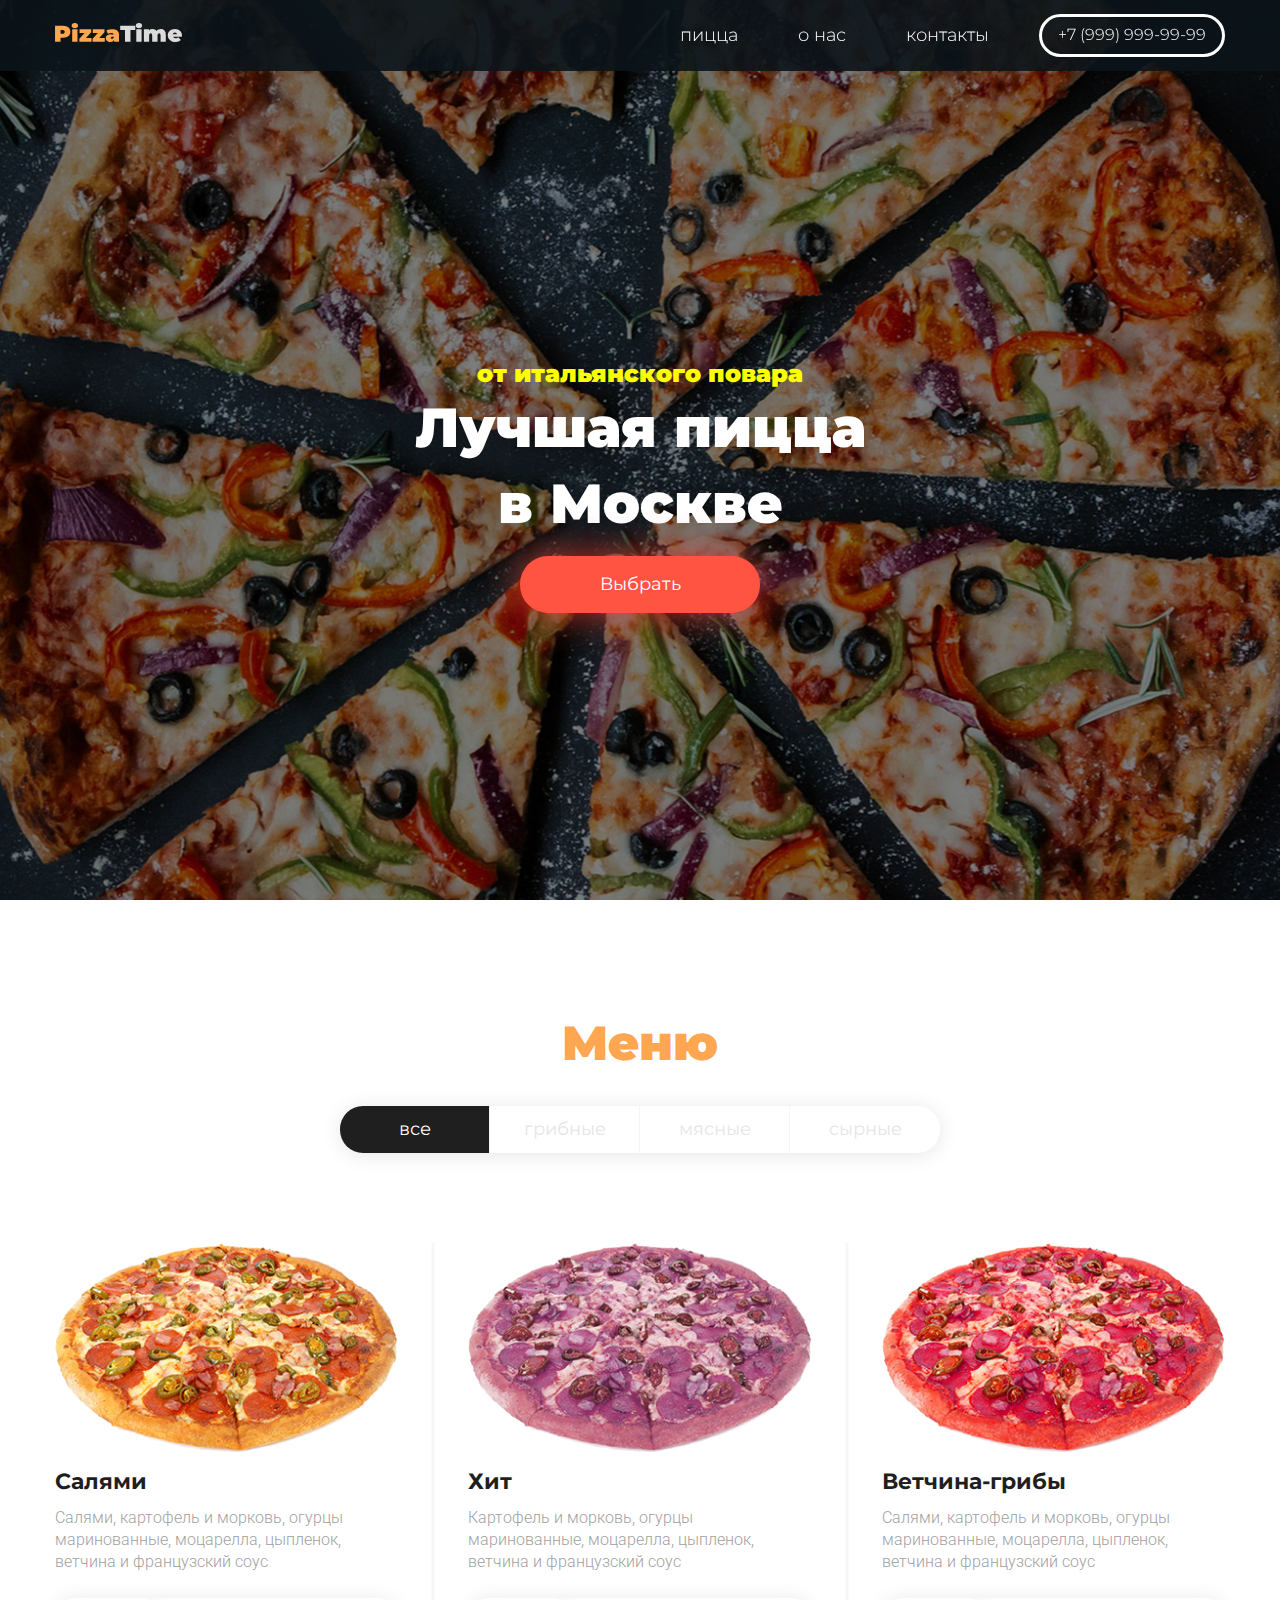
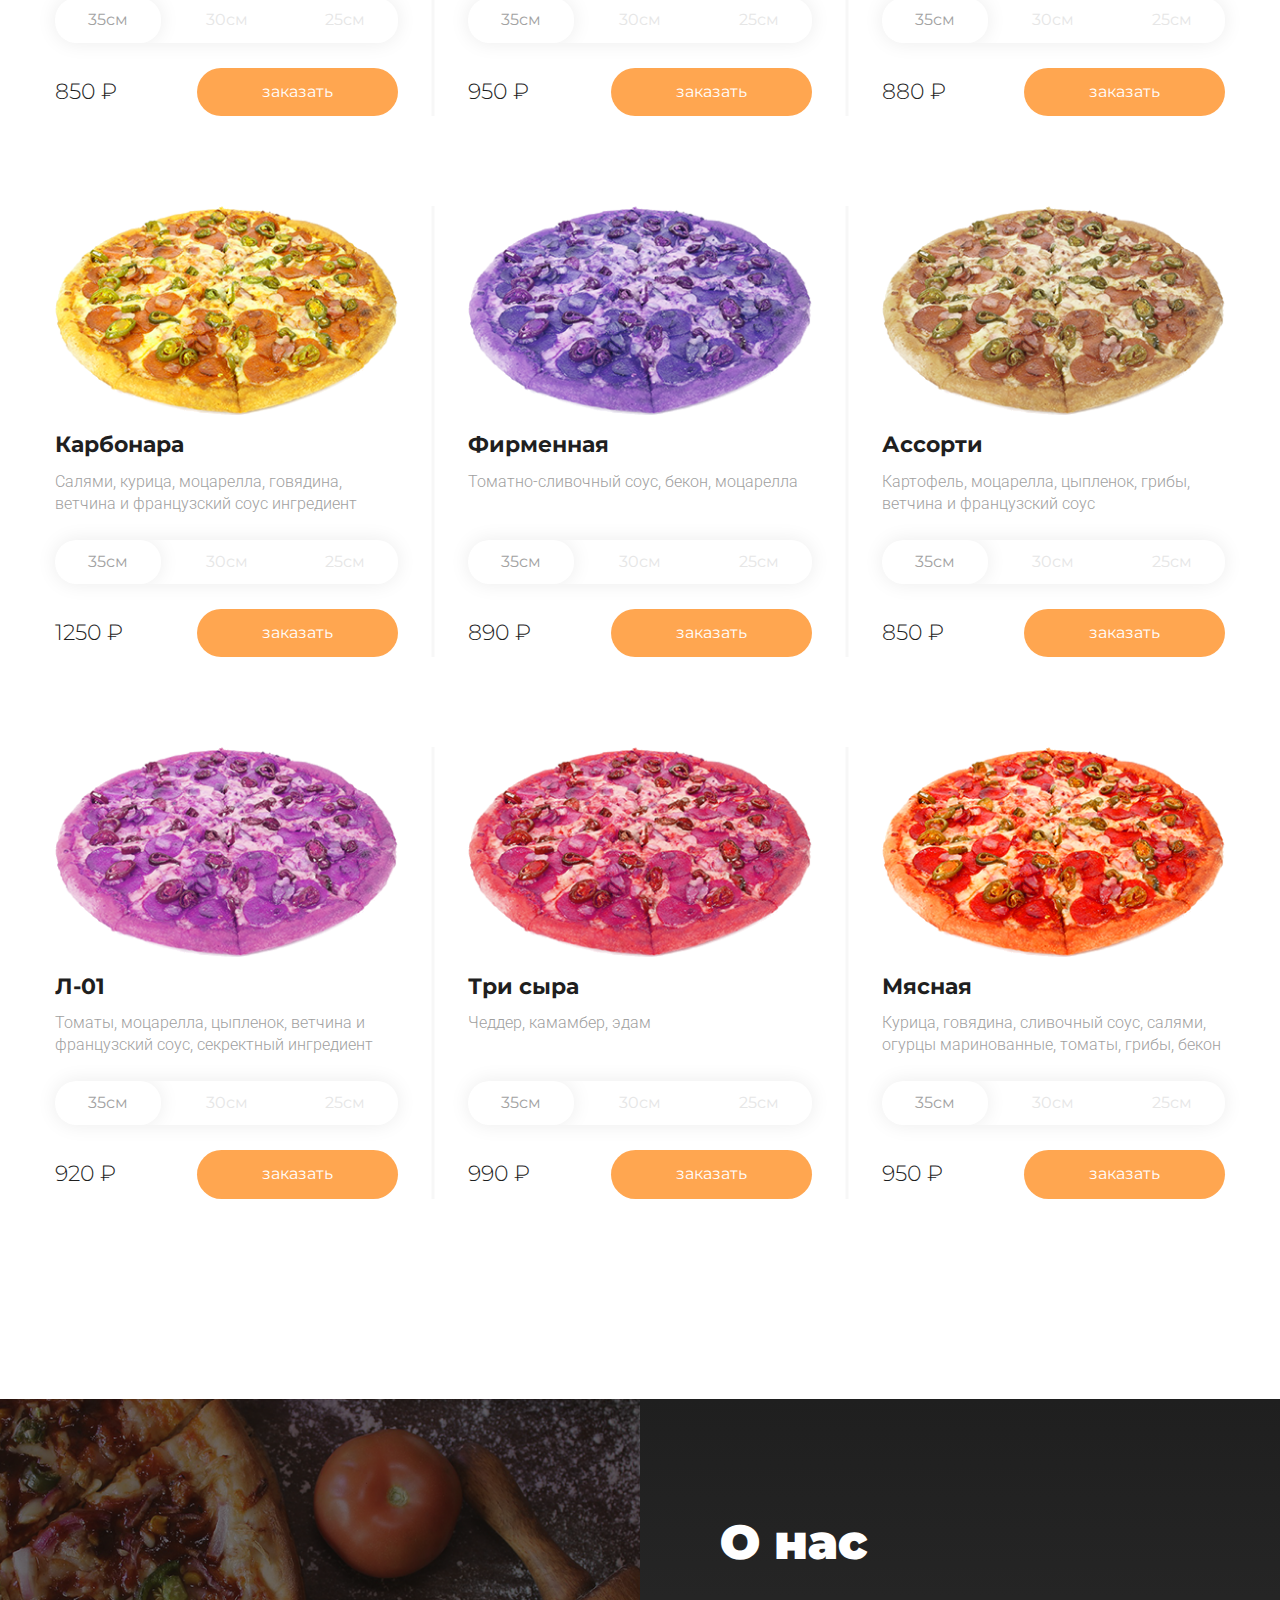
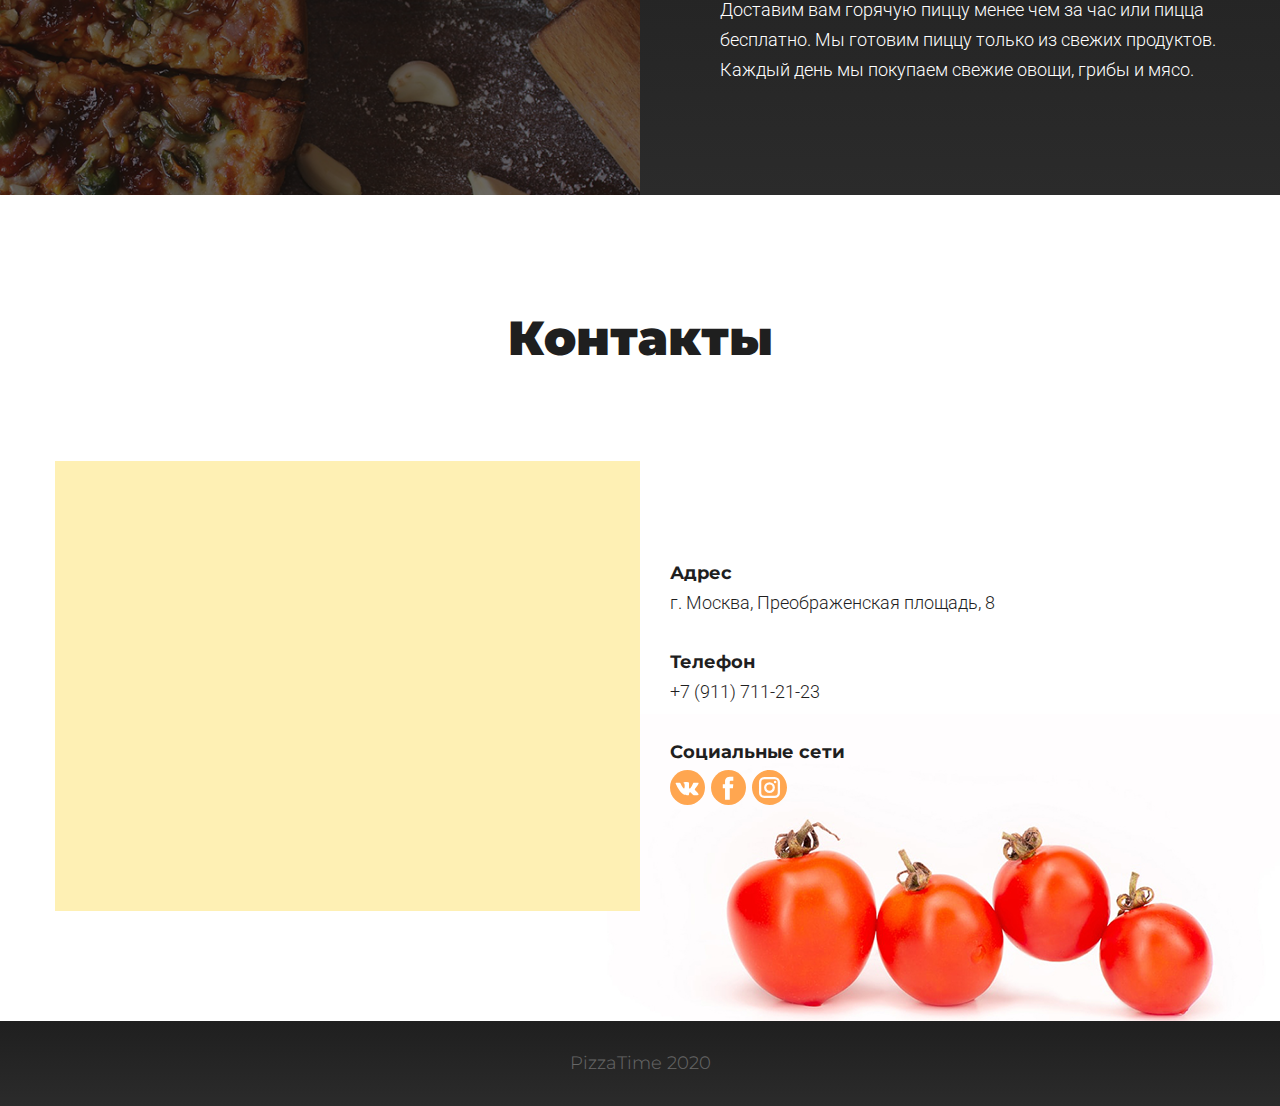
<file: pizzatime/index.html>
<!DOCTYPE html>
<html lang="en">
  <head>
    <meta charset="UTF-8" />
    <meta name="viewport" content="width=device-width, initial-scale=1.0" />
    <link rel="preconnect" href="https://fonts.gstatic.com" />
    <link
      href="https://fonts.googleapis.com/css2?family=Montserrat:wght@900&family=Roboto:wght@300&display=swap"
      rel="stylesheet"
    />
    <link rel="stylesheet" href="css/main.css" />
    <title>Document</title>
  </head>

  <body>
    <!-- .header-page -->
    <header class="header-page">
      <div class="container header-page__container">
        <div class="header-page__start">
          <div class="logo">
            <img
              src="img/common/logo.svg"
              alt=""
              class="logo-img"
              width="127"
              height="21"
            />
          </div>
        </div>
        <div class="header-page__end">
          <nav class="header-page__nav">
            <ul class="header-page__ul">
              <li class="header-page__li">
                <a href="" class="header-page__link" data-scroll-to="section-catalog"
                  ><span class="header-page__text">пицца</span></a
                >
              </li>
              <li class="header-page__li">
                <a href="" class="header-page__link" data-scroll-to="section-about"
                  ><span class="header-page__text">о нас</span></a
                >
              </li>
              <li class="header-page__li">
                <a href="" class="header-page__link" data-scroll-to="section-contacts"
                  ><span class="header-page__text">контакты</span></a
                >
              </li>
            </ul>
          </nav>
          <div class="phone">
            <a href="tel:+79999999999" class="phone__item header-page__phone"
              >+7 (999) 999-99-99</a
            >
          </div>
          <div class="header-page__hamburger">
            <button class="btn-menu" type="button" data-popup="popup-menu">
              <span class="btn-menu__box">
                <span class="btn-menu__inner"> </span>
              </span>
            </button>
          </div>
        </div>
      </div>
    </header>
    <!-- /.header-page -->

    <!-- .section-top -->
    <section class="section-top">
      <div class="container section-top__container">
        <p class="section-top__info">от итальянского повара</p>
        <h1 class="section-top__title">Лучшая пицца в Москве</h1>
        <div class="section-top__button">
          <button class="btn" type="button" data-scroll-to="section-catalog">Выбрать</button>
        </div>
      </div>
    </section>
    <!-- /.section-top -->

    <!-- .section-catalog -->
    <div class="section section-catalog">
      <div class="container">
        <header class="section__header">
          <h2 class="page-title page-title--accent">Меню</h2>
          <nav class="catalog-nav">
            <ul class="catalog-nav__wrapper">
              <li class="catalog-nav__item">
                <button class="catalog-nav__btn is-active" data-filter="all" type="button">
                  все
                </button>
              </li>
              <li class="catalog-nav__item">
                <button class="catalog-nav__btn" data-filter="mushrooms" type="button">грибные</button>
              </li>
              <li class="catalog-nav__item">
                <button class="catalog-nav__btn" data-filter="meat" type="button">мясные</button>
              </li>
              <li class="catalog-nav__item">
                <button class="catalog-nav__btn" data-filter="cheese" type="button">сырные</button>
              </li>
            </ul>
          </nav>
        </header>

        <div class="catalog">
          <div class="catalog__item" data-category="meat">
            <div class="product catalog__product">
              <img
                src="img/section-catalog/1.png"
                alt=""
                class="product__img"
              />
              <div class="product__content">
                <h3 class="product__title">Салями</h3>
                <div class="product__description">Салями, картофель и морковь, огурцы маринованные, моцарелла, цыпленок, ветчина и французский соус
                </div>
              </div>
              <div class="product__footer">
                <div class="product__sizes">
                  <button class="product__size is-active" type="button">
                    35см
                  </button>
                  <button class="product__size" type="button">30см</button>
                  <button class="product__size" type="button">25см</button>
                </div>
                <div class="product__bottom">
                  <div class="product__price">
                    <span class="product__price-value">850</span>
                    <span class="product__currency">&#8381;</span>
                  </div>
                  <button class="btn product__btn" type="button" data-popup="popup-order">
                    заказать
                  </button>
                </div>
              </div>
            </div>
          </div>

          <div class="catalog__item" data-category="meat">
            <div class="product catalog__product">
              <img
                src="img/section-catalog/2.png"
                alt=""
                class="product__img"
              />
              <div class="product__content">
                <h3 class="product__title">Хит</h3>
                <div class="product__description">
                  Картофель и морковь, огурцы маринованные, моцарелла, цыпленок,
                  ветчина и французский соус
                </div>
              </div>
              <div class="product__footer">
                <div class="product__sizes">
                  <button class="product__size is-active" type="button">
                    35см
                  </button>
                  <button class="product__size" type="button">30см</button>
                  <button class="product__size" type="button">25см</button>
                </div>
                <div class="product__bottom">
                  <div class="product__price">
                    <span class="product__price-value">950</span>
                    <span class="product__currency">&#8381;</span>
                  </div>
                  <button class="btn product__btn" type="button" data-popup="popup-order">
                    заказать
                  </button>
                </div>
              </div>
            </div>
          </div>

          <div class="catalog__item" data-category="meat">
            <div class="product catalog__product">
              <img
                src="img/section-catalog/3.png"
                alt=""
                class="product__img"
              />
              <div class="product__content">
                <h3 class="product__title">Ветчина-грибы</h3>
                <div class="product__description">
                  Салями, картофель и морковь, огурцы маринованные, моцарелла,
                  цыпленок, ветчина и французский соус
                </div>
              </div>
              <div class="product__footer">
                <div class="product__sizes">
                  <button class="product__size is-active" type="button">
                    35см
                  </button>
                  <button class="product__size" type="button">30см</button>
                  <button class="product__size" type="button">25см</button>
                </div>
                <div class="product__bottom">
                  <div class="product__price">
                    <span class="product__price-value">880</span>
                    <span class="product__currency">&#8381;</span>
                  </div>
                  <button class="btn product__btn" type="button" data-popup="popup-order">
                    заказать
                  </button>
                </div>
              </div>
            </div>
          </div>

          <div class="catalog__item" data-category="meat">
            <div class="product catalog__product">
              <img
                src="img/section-catalog/4.png"
                alt=""
                class="product__img"
              />
              <div class="product__content">
                <h3 class="product__title">Карбонара</h3>
                <div class="product__description">
                  Салями, курица, моцарелла, говядина, ветчина и французский
                  соус ингредиент
                </div>
              </div>
              <div class="product__footer">
                <div class="product__sizes">
                  <button class="product__size is-active" type="button">
                    35см
                  </button>
                  <button class="product__size" type="button">30см</button>
                  <button class="product__size" type="button">25см</button>
                </div>
                <div class="product__bottom">
                  <div class="product__price">
                    <span class="product__price-value">1250</span>
                    <span class="product__currency">&#8381;</span>
                  </div>
                  <button class="btn product__btn" type="button" data-popup="popup-order">
                    заказать
                  </button>
                </div>
              </div>
            </div>
          </div>

          <div class="catalog__item" data-category="cheese">
            <div class="product catalog__product">
              <img
                src="img/section-catalog/5.png"
                alt=""
                class="product__img"
              />
              <div class="product__content">
                <h3 class="product__title">Фирменная</h3>
                <div class="product__description">
                  Томатно-сливочный соус, бекон, моцарелла
                </div>
              </div>
              <div class="product__footer">
                <div class="product__sizes">
                  <button class="product__size is-active" type="button">
                    35см
                  </button>
                  <button class="product__size" type="button">30см</button>
                  <button class="product__size" type="button">25см</button>
                </div>
                <div class="product__bottom">
                  <div class="product__price">
                    <span class="product__price-value">890</span>
                    <span class="product__currency">&#8381;</span>
                  </div>
                  <button class="btn product__btn" type="button" data-popup="popup-order">
                    заказать
                  </button>
                </div>
              </div>
            </div>
          </div>

          <div class="catalog__item" data-category="cheese">
            <div class="product catalog__product">
              <img
                src="img/section-catalog/6.png"
                alt=""
                class="product__img"
              />
              <div class="product__content">
                <h3 class="product__title">Ассорти</h3>
                <div class="product__description">
                  Картофель, моцарелла, цыпленок, грибы, ветчина и французский
                  соус
                </div>
              </div>
              <div class="product__footer">
                <div class="product__sizes">
                  <button class="product__size is-active" type="button">
                    35см
                  </button>
                  <button class="product__size" type="button">30см</button>
                  <button class="product__size" type="button">25см</button>
                </div>
                <div class="product__bottom">
                  <div class="product__price">
                    <span class="product__price-value">850</span>
                    <span class="product__currency">&#8381;</span>
                  </div>
                  <button class="btn product__btn" type="button" data-popup="popup-order">
                    заказать
                  </button>
                </div>
              </div>
            </div>
          </div>

          <div class="catalog__item" data-category="meat">
            <div class="product catalog__product">
              <img
                src="img/section-catalog/7.png"
                alt=""
                class="product__img"
              />
              <div class="product__content">
                <h3 class="product__title">Л-01</h3>
                <div class="product__description">
                  Томаты, моцарелла, цыпленок, ветчина и французский соус,
                  секректный ингредиент
                </div>
              </div>
              <div class="product__footer">
                <div class="product__sizes">
                  <button class="product__size is-active" type="button">
                    35см
                  </button>
                  <button class="product__size" type="button">30см</button>
                  <button class="product__size" type="button">25см</button>
                </div>
                <div class="product__bottom">
                  <div class="product__price">
                    <span class="product__price-value">920</span>
                    <span class="product__currency">&#8381;</span>
                  </div>
                  <button class="btn product__btn" type="button" data-popup="popup-order">
                    заказать
                  </button>
                </div>
              </div>
            </div>
          </div>

          <div class="catalog__item" data-category="cheese">
            <div class="product catalog__product">
              <img
                src="img/section-catalog/8.png"
                alt=""
                class="product__img"
              />
              <div class="product__content">
                <h3 class="product__title">Три сыра</h3>
                <div class="product__description">Чеддер, камамбер, эдам</div>
              </div>
              <div class="product__footer">
                <div class="product__sizes">
                  <button class="product__size is-active" type="button">
                    35см
                  </button>
                  <button class="product__size" type="button">30см</button>
                  <button class="product__size" type="button">25см</button>
                </div>
                <div class="product__bottom">
                  <div class="product__price">
                    <span class="product__price-value">990</span>
                    <span class="product__currency">&#8381;</span>
                  </div>
                  <button class="btn product__btn" type="button" data-popup="popup-order">
                    заказать
                  </button>
                </div>
              </div>
            </div>
          </div>

          <div class="catalog__item" data-category="mushrooms">
            <div class="product catalog__product">
              <img
                src="img/section-catalog/9.png"
                alt=""
                class="product__img"
              />
              <div class="product__content">
                <h3 class="product__title">Мясная</h3>
                <div class="product__description">
                  Курица, говядина, сливочный соус, салями, огурцы маринованные,
                  томаты, грибы, бекон
                </div>
              </div>
              <div class="product__footer">
                <div class="product__sizes">
                  <button class="product__size is-active" type="button">
                    35см
                  </button>
                  <button class="product__size" type="button">30см</button>
                  <button class="product__size" type="button">25см</button>
                </div>
                <div class="product__bottom">
                  <div class="product__price">
                    <span class="product__price-value">950</span>
                    <span class="product__currency">&#8381;</span>
                  </div>
                  <button class="btn product__btn" type="button" data-popup="popup-order">
                    заказать
                  </button>
                </div>
              </div>
            </div>
          </div>
        </div>
      </div>
    </div>
    <!-- /.section-catalog -->

    <!-- .section-about -->
    <div class="section section-about">
      <img
        src="img/section-about/bg.jpg.png"
        alt=""
        class="section-about__img"
      />
      <div class="container section-about__container">
        <div class="section-about__content">
          <h2 class="page-title section-about__title">О нас</h2>
          <p class="section-about__text">
            Доставим вам горячую пиццу менее чем за час или пицца бесплатно. Мы
            готовим пиццу только из свежих продуктов. Каждый день мы покупаем
            свежие овощи, грибы и мясо.
          </p>
        </div>
      </div>
    </div>
    <!-- /.section-about -->

    <!-- section-contacts -->
    <div class="section section-contacts">
      <div class="container section-contacts__container">
        <header class="section__header">
          <h2 class="page-title section-contacts__title">Контакты</h2>
        </header>
        <div class="contacts">
          <div class="contacts__start">
            <div class="contacts__map" id="ymap"></div>
          </div>
          <div class="contacts__end">
            <div class="contacts__item">
              <h3 class="contacts__title">Адрес</h3>
              <div class="contacts__text">
                г. Москва, Преображенская площадь, 8
              </div>
            </div>
            <div class="contacts__item">
              <h3 class="contacts__title">Телефон</h3>
              <div class="contacts__text">
                <a href="tel:+79117112123" class="contacts__phone">+7 (911) 711-21-23</a> 
              </div>
            </div>
            <div class="contacts__item">
              <h3 class="contacts__title">Социальные сети</h3>
              <ul class="socials">
                <li class="socials__item">
                  <a href="#" class="socials__link" target="_blanc">
                    <svg
                      class="socials__icon socials__icon--vk" xmlns="http://www.w3.org/2000/svg" viewBox="0 0 112.2 112.2" width="35" height="35"
                    >
                      <g>
                        <circle cx="56.1" cy="56.1" r="56.1" />
                        <path class="socials__logo"
                          d="M54,80.7h4.4a3.33,3.33,0,0,0,2-.9,3.37,3.37,0,0,0,.6-1.9s-.1-5.9,2.7-6.8,6.2,5.7,9.9,8.2c2.8,1.9,4.9,1.5,4.9,1.5l9.8-.1s5.1-.3,2.7-4.4c-.2-.3-1.4-3-7.3-8.5-6.2-5.7-5.3-4.8,2.1-14.7,4.5-6,6.3-9.7,5.8-11.3s-3.9-1.1-3.9-1.1l-11.1.1a2.32,2.32,0,0,0-1.4.3,3.58,3.58,0,0,0-1,1.2A60,60,0,0,1,70,50.9c-4.9,8.4-6.9,8.8-7.7,8.3-1.9-1.2-1.4-4.9-1.4-7.5,0-8.1,1.2-11.5-2.4-12.4a17.68,17.68,0,0,0-5.2-.5c-4,0-7.3,0-9.2.9-1.3.6-2.2,2-1.6,2.1a5.05,5.05,0,0,1,3.3,1.6c1.1,1.5,1.1,5,1.1,5s.7,9.6-1.5,10.7c-1.5.8-3.5-.8-7.9-8.4a67.05,67.05,0,0,1-4-8.2,2.82,2.82,0,0,0-.9-1.2,5.13,5.13,0,0,0-1.7-.7l-10.5.1s-1.6,0-2.2.7,0,1.9,0,1.9,8.2,19.3,17.6,29c8.5,9,18.2,8.4,18.2,8.4Z"
                        />
                      </g>
                    </svg>
                  </a>
                </li>
                <li class="socials__item">
                  <a href="#" class="socials__link" target="_blanc">
                    <svg class="socials__icon socials__icon--fb" xmlns="http://www.w3.org/2000/svg" viewBox="0 0 112.2 112.2" width="35" height="35">
                      <g>
                        <circle cx="56.1" cy="56.1" r="56.1" />
                        <path class="socials__logo" d="M70.2,58.3h-10V95H45V58.3H37.8V45.4H45V37.1c0-6,2.8-15.3,15.3-15.3H71.5V34.3H63.3c-1.3,0-3.2.7-3.2,3.5v7.6H71.4Z" />
                      </g>
                    </svg>
                  </a>
                </li>
                <li class="socials__item">
                  <a href="#" class="socials__link" target="_blanc">
                    <svg class="socials__icon socials__icon--instagram" xmlns="http://www.w3.org/2000/svg" viewBox="0 0 512 512" width="35" height="35">
                      <g>
                        <path d="M332.3,136.2H179.7a44.21,44.21,0,0,0-44.2,44.2V333a44.21,44.21,0,0,0,44.2,44.2H332.3A44.21,44.21,0,0,0,376.5,333V180.4A44.21,44.21,0,0,0,332.3,136.2ZM256,336a79.3,79.3,0,1,1,79.3-79.3A79.42,79.42,0,0,1,256,336Zm81.9-142.2A18.8,18.8,0,1,1,356.7,175,18.78,18.78,0,0,1,337.9,193.8Z" />
                        <path d="M256,210.9a45.8,45.8,0,1,0,45.8,45.8A45.86,45.86,0,0,0,256,210.9Z" />
                        <path d="M256,0C114.6,0,0,114.6,0,256S114.6,512,256,512,512,397.4,512,256,397.4,0,256,0ZM410,333a77.78,77.78,0,0,1-77.7,77.7H179.7A77.78,77.78,0,0,1,102,333V180.4a77.84,77.84,0,0,1,77.7-77.7H332.3A77.84,77.84,0,0,1,410,180.4Z" />
                      </g>
                    </svg>
                  </a>
                </li>
              </ul>
            </div>
          </div>
        </div>
      </div>
    </div>
    <!-- /.section-contacts -->

    <!-- footer-page -->
    <footer class="footer-page">
      <div class="container">
        <div class="footer-page__text">PizzaTime 2020</div>
      </div>
    </footer>
    <!-- /.footer-page -->

    <!-- popup-menu -->
    <div class="popup popup-menu">
      <div class="popup__wrapper">
        <div class="popup__inner">
          <div class="popup__content popup__content--fluid popup__content--centered">
            <button class="btn-close popup__btn-close popup-close"></button>
            <nav class="popup__mobile-menu mobile-menu__nav">
              <ul class="mobile-menu__ul">
                <li class="mobile-menu__li">
                  <a href="#" class="mobile-menu__link popup-close" data-scroll-to="section-catalog">пицца</a>
                </li>
                <li class="mobile-menu__li">
                  <a href="#" class="mobile-menu__link popup-close" data-scroll-to="section-about">о нас</a>
                </li>
                <li class="mobile-menu__li">
                  <a href="#" class="mobile-menu__link popup-close" data-scroll-to="section-contacts">контакты</a>
                </li>
              </ul>
            </nav>
            <div class="phone popup__phone">
              <a href="tel:+79999999999" class="phone__item phone__item--accent mobile-menu__phone">+7 (999) 999-99-99</a>
            </div>
            <ul class="socials mobile-menu__socials">
              <li class="socials__item">
                <a href="#" class="socials__link" target="_blanc">
                  <svg
                    class="socials__icon socials__icon--vk" xmlns="http://www.w3.org/2000/svg" viewBox="0 0 112.2 112.2" width="35" height="35"
                  >
                    <g>
                      <circle cx="56.1" cy="56.1" r="56.1" />
                      <path class="socials__logo"
                        d="M54,80.7h4.4a3.33,3.33,0,0,0,2-.9,3.37,3.37,0,0,0,.6-1.9s-.1-5.9,2.7-6.8,6.2,5.7,9.9,8.2c2.8,1.9,4.9,1.5,4.9,1.5l9.8-.1s5.1-.3,2.7-4.4c-.2-.3-1.4-3-7.3-8.5-6.2-5.7-5.3-4.8,2.1-14.7,4.5-6,6.3-9.7,5.8-11.3s-3.9-1.1-3.9-1.1l-11.1.1a2.32,2.32,0,0,0-1.4.3,3.58,3.58,0,0,0-1,1.2A60,60,0,0,1,70,50.9c-4.9,8.4-6.9,8.8-7.7,8.3-1.9-1.2-1.4-4.9-1.4-7.5,0-8.1,1.2-11.5-2.4-12.4a17.68,17.68,0,0,0-5.2-.5c-4,0-7.3,0-9.2.9-1.3.6-2.2,2-1.6,2.1a5.05,5.05,0,0,1,3.3,1.6c1.1,1.5,1.1,5,1.1,5s.7,9.6-1.5,10.7c-1.5.8-3.5-.8-7.9-8.4a67.05,67.05,0,0,1-4-8.2,2.82,2.82,0,0,0-.9-1.2,5.13,5.13,0,0,0-1.7-.7l-10.5.1s-1.6,0-2.2.7,0,1.9,0,1.9,8.2,19.3,17.6,29c8.5,9,18.2,8.4,18.2,8.4Z"
                      />
                    </g>
                  </svg>
                </a>
              </li>
              <li class="socials__item">
                <a href="#" class="socials__link" target="_blanc">
                  <svg class="socials__icon socials__icon--fb" xmlns="http://www.w3.org/2000/svg" viewBox="0 0 112.2 112.2" width="35" height="35">
                    <g>
                      <circle cx="56.1" cy="56.1" r="56.1" />
                      <path class="socials__logo" d="M70.2,58.3h-10V95H45V58.3H37.8V45.4H45V37.1c0-6,2.8-15.3,15.3-15.3H71.5V34.3H63.3c-1.3,0-3.2.7-3.2,3.5v7.6H71.4Z" />
                    </g>
                  </svg>
                </a>
              </li>
              <li class="socials__item">
                <a href="#" class="socials__link" target="_blanc">
                  <svg class="socials__icon socials__icon--instagram" xmlns="http://www.w3.org/2000/svg" viewBox="0 0 512 512" width="35" height="35">
                    <g>
                      <path d="M332.3,136.2H179.7a44.21,44.21,0,0,0-44.2,44.2V333a44.21,44.21,0,0,0,44.2,44.2H332.3A44.21,44.21,0,0,0,376.5,333V180.4A44.21,44.21,0,0,0,332.3,136.2ZM256,336a79.3,79.3,0,1,1,79.3-79.3A79.42,79.42,0,0,1,256,336Zm81.9-142.2A18.8,18.8,0,1,1,356.7,175,18.78,18.78,0,0,1,337.9,193.8Z" />
                      <path d="M256,210.9a45.8,45.8,0,1,0,45.8,45.8A45.86,45.86,0,0,0,256,210.9Z" />
                      <path d="M256,0C114.6,0,0,114.6,0,256S114.6,512,256,512,512,397.4,512,256,397.4,0,256,0ZM410,333a77.78,77.78,0,0,1-77.7,77.7H179.7A77.78,77.78,0,0,1,102,333V180.4a77.84,77.84,0,0,1,77.7-77.7H332.3A77.84,77.84,0,0,1,410,180.4Z" />
                    </g>
                  </svg>
                </a>
              </li>
            </ul>
        </div>
      </div>
      </div>
    </div>
    <!-- /.popup-menu -->

    <!-- popup-order -->
    <div class="popup popup-order">
      <div class="popup__wrapper">
        <div class="popup__inner">
          <div class="popup__content popup__content--centered">
            <button class="btn-close popup__btn-close popup-close"></button>
            <h2 class="page-title popup__title">Заполните форму</h2>
            <p class="popup__subtitle">Мы привезем вам горячую пиццу за 50 минут</p>
            <div class="order">
              <img  class="order__img" src="img/section-catalog/1.png" alt="">
              <h3 class="order__title">
                <span class="order-product-title">Салями</span>
                <span class="order-product-price">850 &#8381;</span>
              </h3>
              <div class="order__size">35 см</div>
              <form class="form">
                <input type="hidden" name="pizza">
                <input type="hidden" name="price">
                <input type="hidden" name="size">
                <input class="form__input" type="text" name="name" placeholder="Имя" required>
                <input class="form__input" type="text" name="phone" placeholder="Телефон" required>
                <input class="form__input" type="text" name="adress" placeholder="Адрес" required>
                <select class="form__input" name="payment" id="">
                  <option value="cash">Оплата наличными</option>
                  <option value="card">Оплата картой</option>
                </select>
                <button type="submit" class="btn form__btn">Отправить</button>
              </form>
            </div>
            
          </div>
        </div>
      </div>
    </div>
    <!-- /.popup-order -->

    <!-- popup-thanks -->
    <div class="popup popup-thanks">
      <div class="popup__wrapper">
        <div class="popup__inner">
          <div class="popup__content popup__content--fluid popup__content--centered">
            <button class="btn-close popup__btn-close"></button>
            <h2 class="page-title popup__title popup-thanks__title">Успешно отправлено</h2>
            <p class="popup__subtitle popup-thanks__subtitle">Мы уже начали готовить вашу пиццу</p>
        </div>
      </div>
      </div>
    </div>
    <!-- /.popup-thanks -->

    <!-- popup-error -->
    <div class="popup popup-error">
      <div class="popup__wrapper">
        <div class="popup__inner">
          <div class="popup__content popup__content--fluid popup__content--centered">
            <button class="btn-close popup__btn-close"></button>
            <h2 class="page-title popup__title popup-error__title">Произошла ошибка</h2>
            <p class="popup__subtitle popup-error__subtitle">Пожалуйста сдлеайте заказ по номеру <a href="tel:+79117112123" class="popup__link">+7 (911) 711-21-23</a> </p>
        </div>
      </div>
      </div>
    </div>
    <!-- /.popup-error -->
    <script src="https://api-maps.yandex.ru/2.1/?lang=en_RU" type="text/javascript"></script> 
    <script src="js/main.js"></script>
  </body>
</html>
</file>
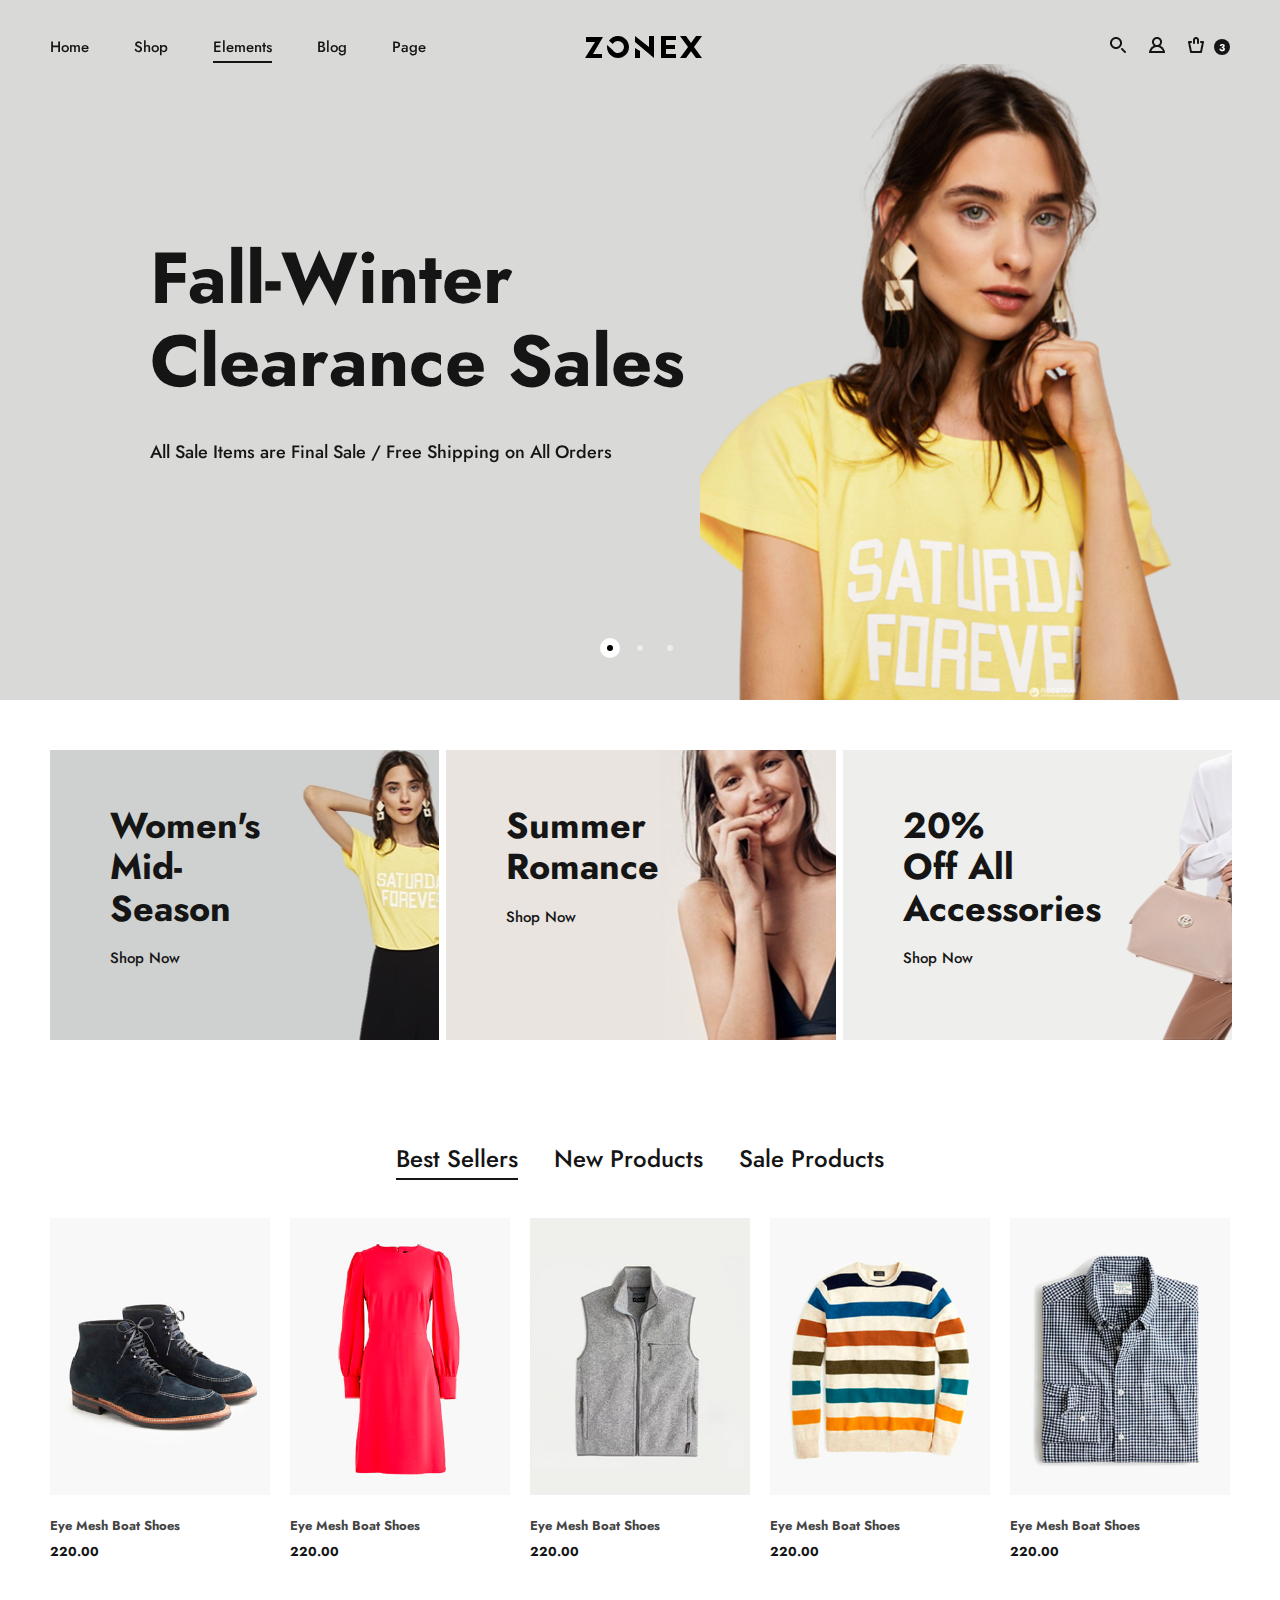
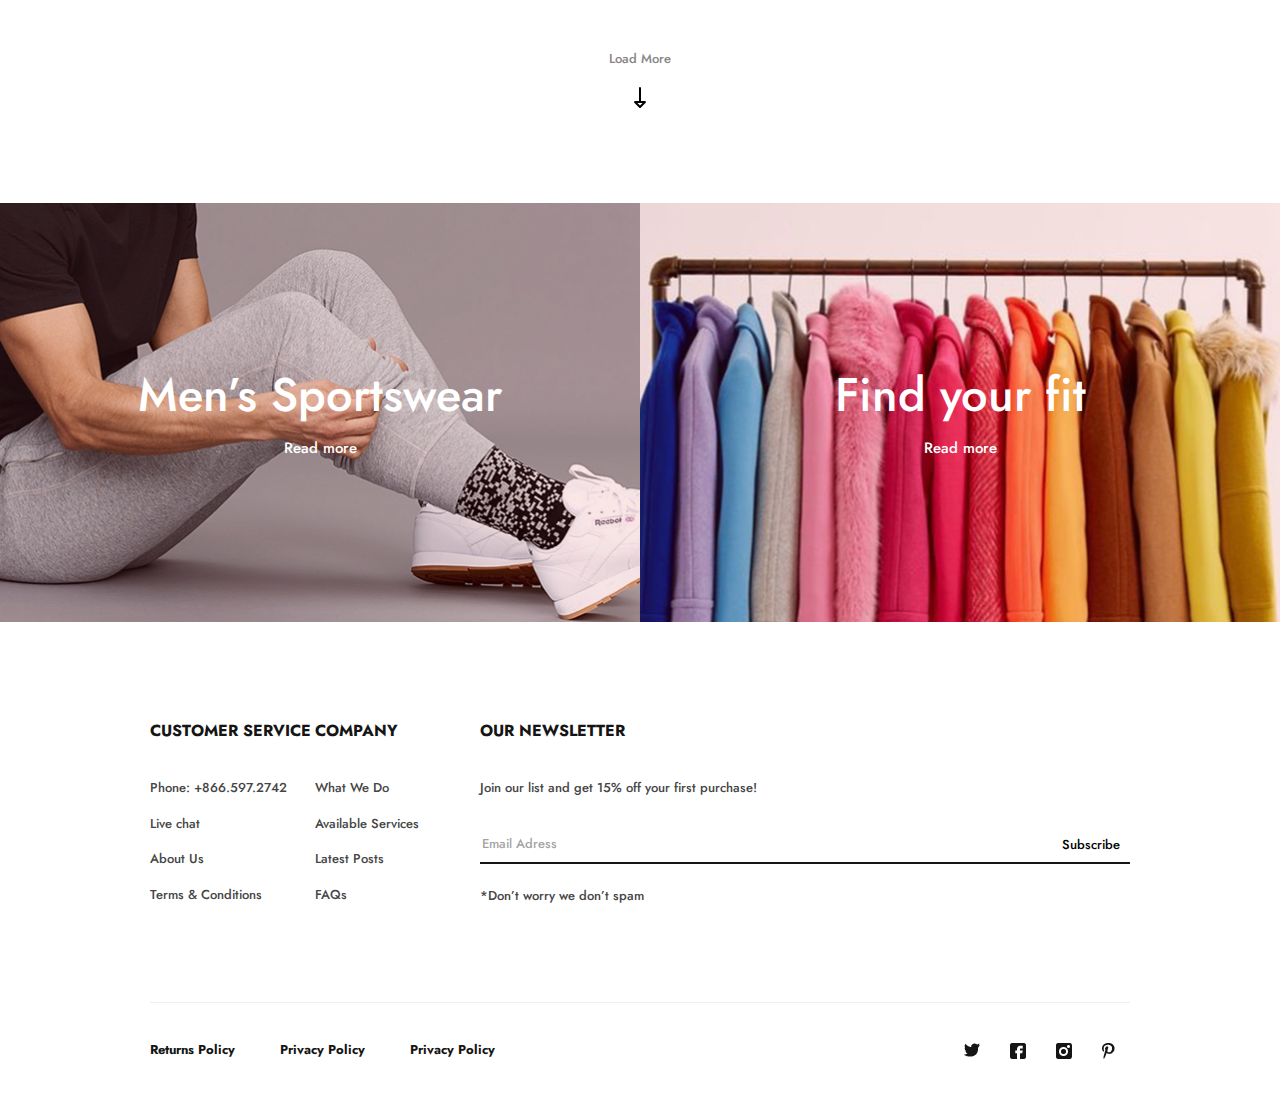
<file: shop/index.html>
<!DOCTYPE html>
<html lang="ru">

<head>
	<meta charset="UTF-8">
	<meta name="viewport" content="width=device-width,initial-scale=1">
	<link rel="shortcut icon" href="img/favicon.ico" type="image/x-icon">
	<meta http-equiv="X-UA-Compatible" content="ie=edge">
	<meta name="theme-color" content="#111111">
	<title>New site</title>
	<link rel="stylesheet" href="css/main.min.css">
</head>

<body>
	<div class="site-container">
		<header class="header">
			<div class="container header__container"><button class="burger btn-reset header__burger"><span
						class="burger__line"></span></button>
				<nav class="nav header__nav">
					<ul class="nav__list">
						<li class="nav__item"><a href="" class="main-link nav__link">Home</a></li>
						<li class="nav__item"><a href="" class="main-link nav__link">Shop</a></li>
						<li class="nav__item"><a class="main-link nav__link nav__link--current">Elements</a></li>
						<li class="nav__item"><a href="" class="main-link nav__link">Blog</a></li>
						<li class="nav__item"><a href="" class="main-link nav__link">Page</a></li>
					</ul><button class="nav__close btn-reset">close</button>
				</nav><a href="" class="logo header__logo" aria-label="logo"><img src="img/logo.svg" alt=""></a>
				<ul class="header__shop-nav shop-nav">
					<li class="shop-nav__item">
						<form action="#" class="shop-nav__search-form search-form"><button class="search-form__btn btn-reset"
								aria-label="Find"></button></form>
					</li>
					<li class="shop-nav__item"><a href="#" class="shop-nav__link shop-nav__link--user"
							aria-label="Go to cabinet"></a></li>
					<li class="shop-nav__item"><a href="#" class="shop-nav__link cart" aria-label="Go to cart"><span
								class="cart__icon"></span> <span class="cart__quantity quantity">3</span></a></li>
				</ul>
			</div>
		</header>
		<div class="main">
			<section class="hero">
				<div class="container hero__container">
					<h1 class="visually-hidden">Zonex - best shop!</h1>
					<div class="banner-slider">
						<div class="swiper-wrapper">
							<div class="swiper-slide">
								<div class="hero__content">
									<h2 class="hero__title">Fall-Winter Clearance Sales</h2>
									<p class="hero__descr">All Sale Items are Final Sale / Free Shipping on All Orders</p><img
										src="img/girl.png" class="hero__image" alt="Girl" aria-hidden="true">
								</div>
							</div>
							<div class="swiper-slide">
								<div class="hero__content">
									<h2 class="hero__title">Fall-Winter Clearance Sales</h2>
									<p class="hero__descr">All Sale Items are Final Sale / Free Shipping on All Orders</p><img
										src="img/girl.png" class="hero__image" alt="Girl" aria-hidden="true">
								</div>
							</div>
							<div class="swiper-slide">
								<div class="hero__content">
									<h2 class="hero__title">Fall-Winter Clearance Sales</h2>
									<p class="hero__descr">All Sale Items are Final Sale / Free Shipping on All Orders</p><img
										src="img/girl.png" class="hero__image" alt="Girl" aria-hidden="true">
								</div>
							</div>
						</div>
						<div class="swiper-pagination banner-pag"></div>
					</div>
					<div class="marketing marketing--visible">
						<div class="marketing__image"><img src="img/product-image.jpg" alt=""></div>
						<div class="marketing__text"><span class="marketing__descr">Someone purchaed a</span>
							<h3 class="marketing__title">Faux shearling double-breasted coat</h3><span
								class="marketing__when-from">15 minutes ago London, Great Britain</span>
						</div><button class="btn-reset marketing__close" aria-label="Close marketing block"></button>
					</div>
				</div>
			</section>
			<section class="banners">
				<h2 class="visually-hidden">Banners</h2>
				<div class="container banners__container">
					<ul class="banners__list">
						<li class="banners__item">
							<article class="banners__article banners-article--midseason">
								<h3 class="banners-article__title">Women's Mid-Season</h3><a href=""
									class="main-link banners-item__link">Shop Now</a>
							</article>
						</li>
						<li class="banners__item">
							<article class="banners__article banners-article--summer">
								<h3 class="banners-article__title">Summer Romance</h3><a href=""
									class="main-link banners-item__link">Shop Now</a>
							</article>
						</li>
						<li class="banners__item">
							<article class="banners__article banners-article--accs">
								<h3 class="banners-article__title">20% Off All Accessories</h3><a href=""
									class="main-link banners-item__link">Shop Now</a>
							</article>
						</li>
					</ul>
				</div>
			</section>
			<section class="main-products">
				<h2 class="visually-hidden">Products on main-page</h2>
				<div class="container main-products__container">
					<ul class="main-products__nav">
						<li class="main-products__item"><button
								class="main-products__btn main-products__btn--current btn-reset main-link"
								data-filter="best-sellers">Best Sellers</button></li>
						<li class="main-products__item"><button class="main-products__btn btn-reset main-link"
								data-filter="new-products">New Products</button></li>
						<li class="main-products__item"><button class="main-products__btn btn-reset main-link"
								data-filter="sale-products">Sale Products</button></li>
					</ul>
					<ul class="main-products__list products-grid">
						<!-- <li class="products-grid__item">
				<article class="product">
					<div class="product__image"><img src="../img/prod-1.png" alt="prod-1"></div>
					<h3 class="product__title">
						<a href="">Eye Mesh Boat Shoes</a>
					</h3>
					<span class="product__price">$220.00</span>
				</article>
			</li>
			<li class="products-grid__item">
				<article class="product">
					<div class="product__image"><img src="../img/prod-2.png" alt="prod-2"></div>
					<h3 class="product__title">
						<a href="">Eye Mesh Boat Shoes</a>
					</h3>					
					<span class="product__price">$220.00</span>
				</article>
			</li>
			<li class="products-grid__item">
				<article class="product">
					<div class="product__image"><img src="../img/prod-3.png" alt="prod-3"></div>
					<h3 class="product__title">
						<a href="">Eye Mesh Boat Shoes</a>
					</h3>
					<span class="product__price">$220.00</span>
				</article>
			</li>
			<li class="products-grid__item">
				<article class="product">
					<div class="product__image"><img src="../img/prod-4.png" alt="prod-4"></div>
					<h3 class="product__title">
						<a href="">Eye Mesh Boat Shoes</a>
					</h3>					
					<span class="product__price">$220.00</span>
				</article>
			</li>
			<li class="products-grid__item">
				<article class="product">
					<div class="product__image"><img src="../img/prod-5.png" alt="prod-5"></div>
					<h3 class="product__title">
						<a href="">Eye Mesh Boat Shoes</a>
					</h3>
					<span class="product__price">$220.00</span>
				</article>
			</li>
			<li class="products-grid__item">
				<article class="product">
					<div class="product__image"><img src="../img/prod-6.png" alt="prod-6"></div>
					<h3 class="product__title">
						<a href="">Eye Mesh Boat Shoes</a>
					</h3>					
					<span class="product__price">$220.00</span>
				</article>
			</li>
			<li class="products-grid__item">
				<article class="product">
					<div class="product__image"><img src="../img/prod-7.png" alt="prod-7"></div>
					<h3 class="product__title">
						<a href="">Eye Mesh Boat Shoes</a>
					</h3>
					<span class="product__price">$220.00</span>
				</article>
			</li>
			<li class="products-grid__item">
				<article class="product">
					<div class="product__image"><img src="../img/prod-8.png" alt="prod-8"></div>
					<h3 class="product__title">
						<a href="">Eye Mesh Boat Shoes</a>
					</h3>					
					<span class="product__price">$220.00</span>
				</article>
			</li>
			<li class="products-grid__item">
				<article class="product">
					<div class="product__image"><img src="../img/prod-9.png" alt="prod-9"></div>
					<h3 class="product__title">
						<a href="">Eye Mesh Boat Shoes</a>
					</h3>
					<span class="product__price">$220.00</span>
				</article>
			</li>
			<li class="products-grid__item">
				<article class="product">
					<div class="product__image"><img src="../img/prod-10.png" alt="prod-10"></div>
					<h3 class="product__title">
						<a href="">Eye Mesh Boat Shoes</a>
					</h3>					
					<span class="product__price">$220.00</span>
				</article>
			</li> -->
					</ul>
					<div class="main-products__btn-center"><button class="btn-reset main-products__more"><span>Load
								More</span> <img src="img/icons/down-arrow.svg" alt="down-arrow"></button></div>
				</div>
			</section>
			<section class="shop-banners">
				<h2 class="visually-hidden">Banners</h2>
				<div class="container shop-banners__container"><a href=""
						class="shop-banners__banner shop-banner shop-banner--men">
						<h3 class="shop-banner__title">Men’s Sportswear</h3><span
							class="shop-banner__text main-link main-link--white">Read more</span>
					</a><a href="" class="shop-banners__banner shop-banner shop-banner--women">
						<h3 class="shop-banner__title">Find your fit</h3><span
							class="shop-banner__text main-link main-link--white">Read more</span>
					</a></div>
			</section>
		</div>
		<footer class="footer">
			<div class="container footer__container">
				<div class="footer__content">
					<div class="footer__top">
						<div class="footer__column">
							<div class="footer__title">Customer service</div>
							<ul class="footer__list">
								<li class="footer__item"><a href="tel:+8665972742" class="footer__link">Phone: +866.597.2742</a>
								</li>
								<li class="footer__item"><a href="#" class="footer__link">Live chat</a></li>
								<li class="footer__item"><a href="#" class="footer__link">About Us</a></li>
								<li class="footer__item"><a href="#" class="footer__link">Terms & Conditions</a></li>
							</ul>
						</div>
						<div class="footer__column">
							<div class="footer__title">Company</div>
							<ul class="footer__list">
								<li class="footer__item"><a href="#" class="footer__link">What We Do</a></li>
								<li class="footer__item"><a href="#" class="footer__link">Available Services</a></li>
								<li class="footer__item"><a href="#" class="footer__link">Latest Posts</a></li>
								<li class="footer__item"><a href="#" class="footer__link">FAQs</a></li>
							</ul>
						</div>
						<div class="footer__column">
							<div class="footer__title">Our Newsletter</div>
							<form action="" class="footer__form subscribe-form">
								<h4 class="subscribe-form__title">Join our list and get 15% off your first purchase!</h4><label
									class="subscribe-form__field"><input type="email" required
										placeholder="Email Adress"></label> <button class="subscribe-form__btn btn-reset"
									type="submit">Subscribe</button> <span class="footer__text">*Don’t worry we don’t spam</span>
							</form>
						</div>
					</div>
					<div class="footer__bottom">
						<div class="footer__left">
							<div class="footer__list footer__list--row">
								<div class="footer__item"><a href="#" class="footer__link footer__link--row">Returns Policy</a>
								</div>
								<div class="footer__item"><a href="#" class="footer__link footer__link--row">Privacy Policy</a>
								</div>
								<div class="footer__item"><a href="#" class="footer__link footer__link--row">Privacy Policy</a>
								</div>
							</div>
						</div>
						<div class="footer__right">
							<ul class="socials footer__socials">
								<li class="socials__item"><a href="#" class="socials__link socials__link--tw"
										aria-label="Go to twitter"><img src="img/icons/tw.png" alt=""></a></li>
								<li class="socials__item"><a href="#" class="socials__link socials__link--fb"
										aria-label="Go to facebook"><img src="img/icons/fb.png" alt=""></a></li>
								<li class="socials__item"><a href="#" class="socials__link socials__link--inst"
										aria-label="Go to instagram"><img src="img/icons/in.png" alt=""></a></li>
								<li class="socials__item"><a href="#" class="socials__link socials__link--pint"
										aria-label="Go to pinterest"><img src="img/icons/pin.png" alt=""></a></li>
							</ul>
						</div>
					</div>
				</div>
			</div>
		</footer>
	</div>
	<script src="js/main.js"></script>
</body>

</html>
</file>
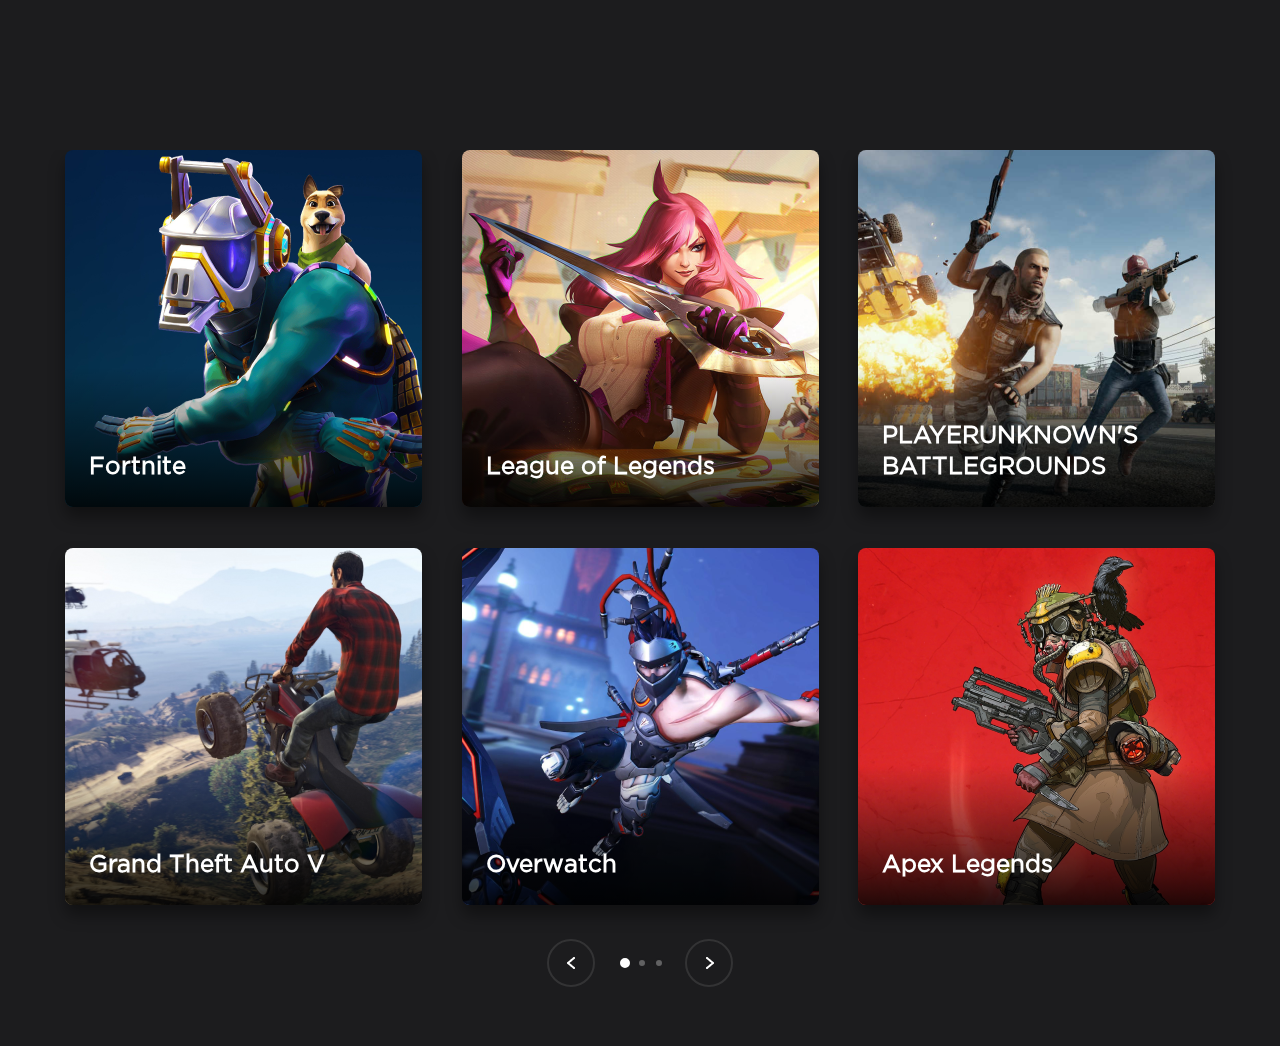
<file: slick/index.html>
<!DOCTYPE html>
<html lang="ru">
<head>
  <title>Название</title>
  <meta charset="UTF-8">
  <meta name="description" content="Описание">
  <meta name="author" content="Имя Автора">
  <meta name="viewport" content="width=device-width, initial-scale=1">
  <meta http-equiv="X-UA-Compatible" content="IE=edge">
  <link rel="stylesheet" href="slick/slick.css">
  <link rel="stylesheet" href="slick/slick-theme.css">
  <link rel="stylesheet" href="style.css">
</head>

<body>
  <div class="main">
    <div class="sl">
          <div class="sl__slide">
            <div class="box__img">
              <img src="images/1.png" alt="Картинка слайда 1" class="sl__img">
              <div class="sl__text">
                <h3 class="sl__zag">Fortnite</h3>
              </div>
            </div>
          </div>
          <div class="sl__slide">
            <div class="box__img">
              <img src="images/2.png" alt="Картинка слайда 2" class="sl__img">
              <div class="sl__text">
                <h3 class="sl__zag">League of Legends</h3>
              </div>
            </div>
          </div>
          <div class="sl__slide">
            <div class="box__img">
              <img src="images/3.png" alt="Картинка слайда 3" class="sl__img">
              <div class="sl__text">
                <h3 class="sl__zag">PLAYERUNKNOWN'S BATTLEGROUNDS</h3>
              </div>
            </div>
          </div>
          <div class="sl__slide">
            <div class="box__img">
              <img src="images/4.png" alt="Картинка слайда 4" class="sl__img">
              <div class="sl__text">
                <h3 class="sl__zag">Grand Theft Auto V</h3>
              </div>
            </div>
          </div>
          <div class="sl__slide">
            <div class="box__img">
              <img src="images/5.png" alt="Картинка слайда 5" class="sl__img">
              <div class="sl__text">
                <h3 class="sl__zag">Overwatch</h3>
              </div>
            </div>
          </div>
          <div class="sl__slide">
            <div class="box__img">
              <img src="images/6.png" alt="Картинка слайда 6" class="sl__img">
              <div class="sl__text">
                <h3 class="sl__zag">Apex Legends</h3>
              </div>
            </div>            
          </div>
          <div class="sl__slide">
            <div class="box__img">
              <img src="images/1.png" alt="Картинка слайда 1" class="sl__img">
              <div class="sl__text">
                <h3 class="sl__zag">Fortnite</h3>
              </div>
            </div>
          </div>
          <div class="sl__slide">
            <div class="box__img">
              <img src="images/2.png" alt="Картинка слайда 2" class="sl__img">
              <div class="sl__text">
                <h3 class="sl__zag">League of Legends</h3>
              </div>
            </div>
          </div>
          <div class="sl__slide">
            <div class="box__img">
              <img src="images/3.png" alt="Картинка слайда 3" class="sl__img">
              <div class="sl__text">
                <h3 class="sl__zag">PLAYERUNKNOWN'S BATTLEGROUNDS</h3>
              </div>
            </div>
          </div>
          <div class="sl__slide">
            <div class="box__img">
              <img src="images/4.png" alt="Картинка слайда 4" class="sl__img">
              <div class="sl__text">
                <h3 class="sl__zag">Grand Theft Auto V</h3>
              </div>
            </div>
          </div>
          <div class="sl__slide">
            <div class="box__img">
              <img src="images/5.png" alt="Картинка слайда 5" class="sl__img">
              <div class="sl__text">
                <h3 class="sl__zag">Overwatch</h3>
              </div>
            </div>
          </div>
          <div class="sl__slide">
            <div class="box__img">
              <img src="images/6.png" alt="Картинка слайда 6" class="sl__img">
              <div class="sl__text">
                <h3 class="sl__zag">Apex Legends</h3>
              </div>
            </div>            
          </div>
          <div class="sl__slide">
            <div class="box__img">
              <img src="images/1.png" alt="Картинка слайда 1" class="sl__img">
              <div class="sl__text">
                <h3 class="sl__zag">Fortnite</h3>
              </div>
            </div>
          </div>
          <div class="sl__slide">
            <div class="box__img">
              <img src="images/2.png" alt="Картинка слайда 2" class="sl__img">
              <div class="sl__text">
                <h3 class="sl__zag">League of Legends</h3>
              </div>
            </div>
          </div>
          <div class="sl__slide">
            <div class="box__img">
              <img src="images/3.png" alt="Картинка слайда 3" class="sl__img">
              <div class="sl__text">
                <h3 class="sl__zag">PLAYERUNKNOWN'S BATTLEGROUNDS</h3>
              </div>
            </div>
          </div>
          <div class="sl__slide">
            <div class="box__img">
              <img src="images/4.png" alt="Картинка слайда 4" class="sl__img">
              <div class="sl__text">
                <h3 class="sl__zag">Grand Theft Auto V</h3>
              </div>
            </div>
          </div>
          <div class="sl__slide">
            <div class="box__img">
              <img src="images/5.png" alt="Картинка слайда 5" class="sl__img">
              <div class="sl__text">
                <h3 class="sl__zag">Overwatch</h3>
              </div>
            </div>
          </div>
          <div class="sl__slide">
            <div class="box__img">
              <img src="images/6.png" alt="Картинка слайда 6" class="sl__img">
              <div class="sl__text">
                <h3 class="sl__zag">Apex Legends</h3>
              </div>
            </div>            
          </div>
        </div>
        <ul class="arrows">
          <li class="prev"></li>
          <li class="next"></li>
        </ul>   
  </div>
  <script src="https://code.jquery.com/jquery-2.1.3.min.js"
  integrity="sha256-ivk71nXhz9nsyFDoYoGf2sbjrR9ddh+XDkCcfZxjvcM="
  crossorigin="anonymous"></script>
  <script src="slick/slick.min.js"></script>
  <script src="js/script.js"></script>
</body>
</html>
</file>
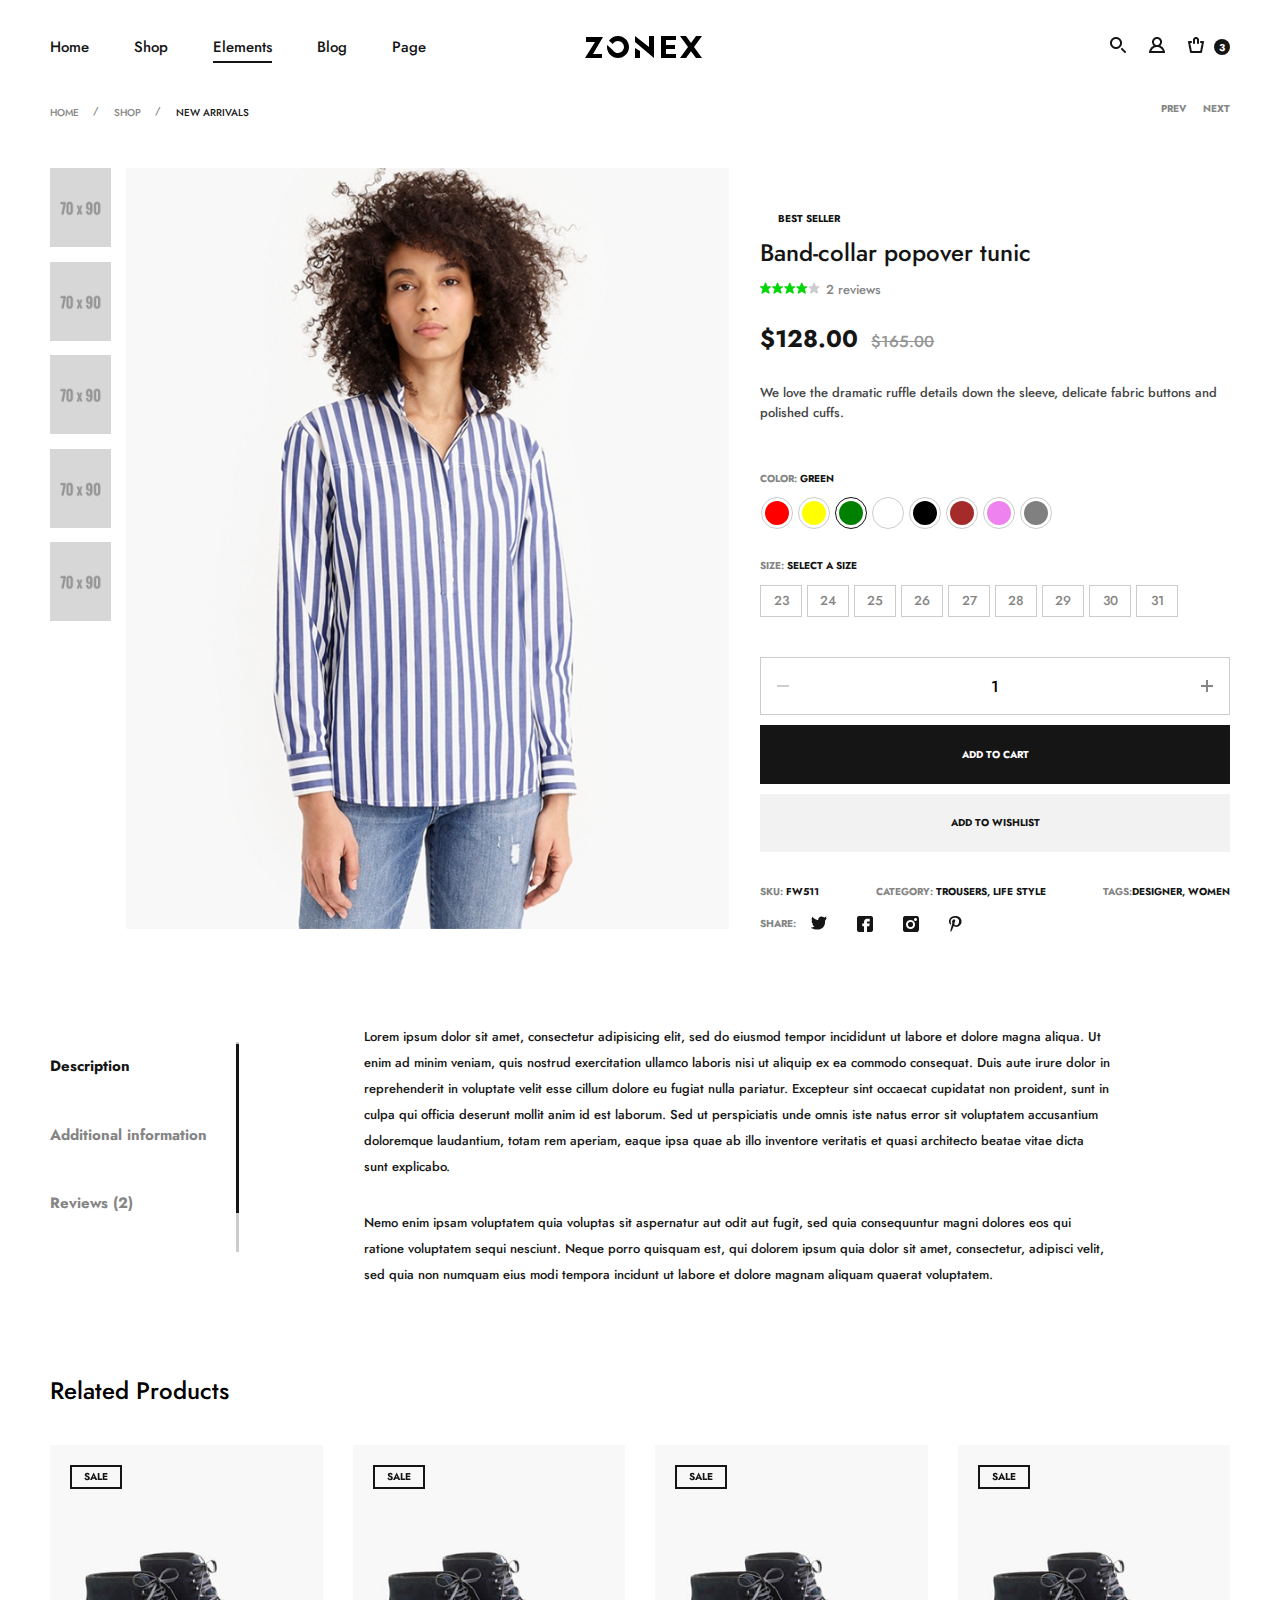
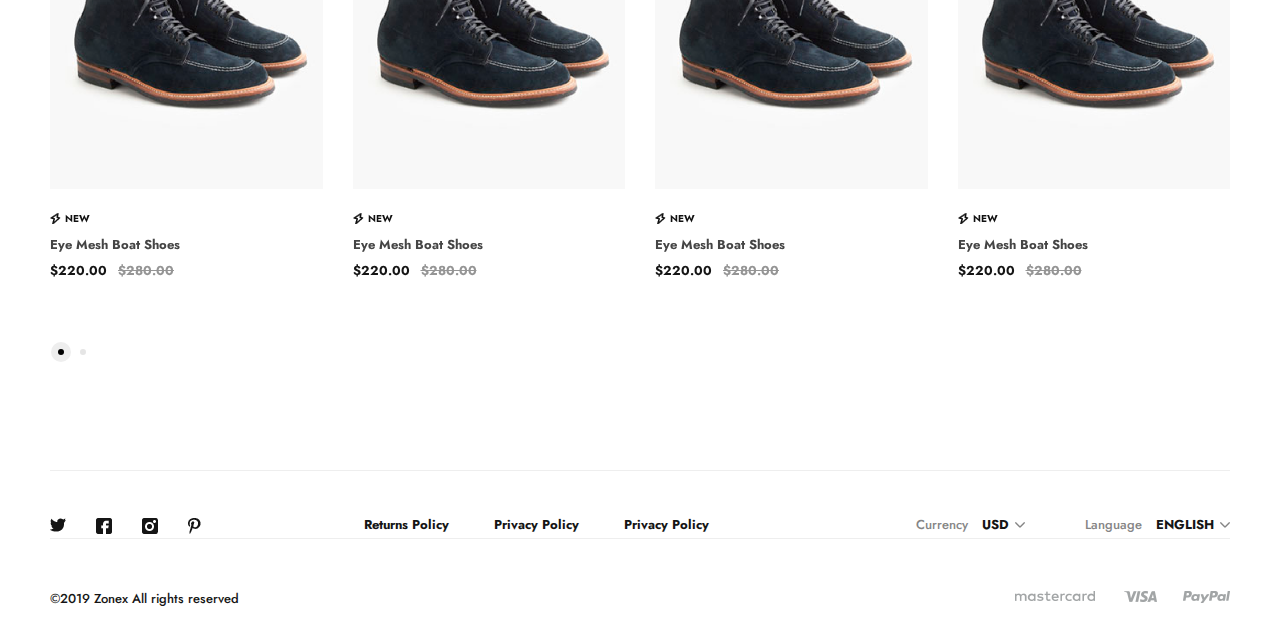
<file: shop/card.html>
<!DOCTYPE html><html lang="ru"><head><meta charset="UTF-8"><meta name="viewport" content="width=device-width,initial-scale=1"><link rel="shortcut icon" href="img/favicon.ico" type="image/x-icon"><meta http-equiv="X-UA-Compatible" content="ie=edge"><meta name="theme-color" content="#111111"><title>New site</title><link rel="stylesheet" href="css/main.min.css"></head><body class="card-page"><div class="site-container"><div class="free-delivery">Free delivery from $60 and free returns <button class="free-delivery__btn btn-reset"><svg aria-hidden="true"><use xlink:href="img/sprite.svg#close"></use></svg></button></div><header class="header catalog-header"><div class="container header__container container-narrow"><button class="burger btn-reset header__burger"><span class="burger__line"></span></button><nav class="nav header__nav"><ul class="nav__list"><li class="nav__item"><a href="" class="main-link nav__link">Home</a></li><li class="nav__item"><a href="" class="main-link nav__link">Shop</a></li><li class="nav__item"><a class="main-link nav__link nav__link--current">Elements</a></li><li class="nav__item"><a href="" class="main-link nav__link">Blog</a></li><li class="nav__item"><a href="" class="main-link nav__link">Page</a></li></ul><button class="nav__close btn-reset">close</button></nav><a href="" class="logo header__logo" aria-label="logo"><img src="img/logo.svg" alt=""></a><ul class="header__shop-nav shop-nav"><li class="shop-nav__item"><form action="#" class="shop-nav__search-form search-form"><button class="search-form__btn btn-reset" aria-label="Find"></button></form></li><li class="shop-nav__item"><a href="#" class="shop-nav__link shop-nav__link--user" aria-label="Go to cabinet"></a></li><li class="shop-nav__item"><a href="#" class="shop-nav__link cart" aria-label="Go to cart"><span class="cart__icon"></span> <span class="cart__quantity quantity">3</span></a></li></ul></div></header><div class="main"><section class="card"><h2 class="visually-hidden">Catalog</h2><div class="breadcrumps"><div class="container container-narrow"><ul class="breadcrumps__list"><li class="breadcrumps__item"><a href="#" class="breadcrumps__link">Home</a></li><li class="breadcrumps__item"><a href="#" class="breadcrumps__link">Shop</a></li><li class="breadcrumps__item"><a href="#" class="breadcrumps__link breadcrumps__link--current">New Arrivals</a></li></ul><a href="#" class="card-prev">Prev</a> <a href="#" class="card-next">Next</a></div></div><div class="card-content"><div class="card-content__top"><div class="card-top"><div class="container container-narrow"><div class="card-top__left"><div class="card-slider"><div class="card-slider__thumbs"><div class="card-slider__thumb"><img src="img/1.png" alt=""></div><div class="card-slider__thumb"><img src="img/1.png" alt=""></div><div class="card-slider__thumb card-slider__thumb--active"><img src="img/1.png" alt=""></div><div class="card-slider__thumb"><img src="img/1.png" alt=""></div><div class="card-slider__thumb"><img src="img/1.png" alt=""></div></div><div class="card-slider__main"><img src="img/card-main.jpg" alt=""></div></div></div><div class="card-top__right"><div class="card-info"><span class="product-prop card-info__prop">Best Seller</span><h3 class="card-info__title">Band-collar popover tunic</h3><div class="card-info__rate"><img src="img/stars.png" alt="Rate 4 of 5"> <span>2 reviews</span></div><div class="card-info__price"><div class="card-info__price--current">$128.00</div><div class="card-info__price--old">$165.00</div></div><p class="card-info__descr">We love the dramatic ruffle details down the sleeve, delicate fabric buttons and polished cuffs.</p><div class="card-info__select color-select"><p class="color-select__selected">Color: <span>green</span></p><ul class="color-select__list"><li class="color-select__item"><button class="color-select__btn btn-reset" data-color="red" aria-label="Choice red color" style="background-color: red;"></button></li><li class="color-select__item"><button class="color-select__btn btn-reset" data-color="yellow" aria-label="Choice yellow color" style="background-color: yellow;"></button></li><li class="color-select__item"><button class="color-select__btn color-select__btn--active btn-reset" data-color="green" aria-label="Choice green color" style="background-color: green;"></button></li><li class="color-select__item"><button class="color-select__btn btn-reset" data-color="white" aria-label="Choice white color" style="background-color: white;"></button></li><li class="color-select__item"><button class="color-select__btn btn-reset" data-color="black" aria-label="Choice black color" style="background-color: black;"></button></li><li class="color-select__item"><button class="color-select__btn btn-reset" data-color="brown" aria-label="Choice brown color" style="background-color: brown;"></button></li><li class="color-select__item"><button class="color-select__btn btn-reset" data-color="violet" aria-label="Choice violet color" style="background-color: violet;"></button></li><li class="color-select__item"><button class="color-select__btn btn-reset" data-color="gray" aria-label="Choice gray color" style="background-color: gray;"></button></li></ul></div><div class="card-info__select size-select"><p class="size-select__selected">Size: <span>Select a size</span></p><ul class="size-select__list"><li class="size-select__item"><button class="size-select__btn btn-reset" aria-label="Choice 23 size">23</button></li><li class="size-select__item"><button class="size-select__btn btn-reset" aria-label="Choice 24 size">24</button></li><li class="size-select__item"><button class="size-select__btn btn-reset" aria-label="Choice 25 size">25</button></li><li class="size-select__item"><button class="size-select__btn btn-reset" aria-label="Choice 26 size">26</button></li><li class="size-select__item"><button class="size-select__btn btn-reset" aria-label="Choice 27 size">27</button></li><li class="size-select__item"><button class="size-select__btn btn-reset" aria-label="Choice 28 size">28</button></li><li class="size-select__item"><button class="size-select__btn btn-reset" aria-label="Choice 29 size">29</button></li><li class="size-select__item"><button class="size-select__btn btn-reset" aria-label="Choice 30 size">30</button></li><li class="size-select__item"><button class="size-select__btn btn-reset" aria-label="Choice 31 size">31</button></li></ul><button class="btn-reset size-select__clear"><svg aria-hidden="true"><use xlink:href="img/sprite.svg#close"></use></svg> Clear</button></div><div class="card-info__stepper stepper"><button class="btn-reset stepper__btn stepper__btn--minus stepper__btn--disabled" aria-label="minus"><svg aria-hidden="true"><use xlink:href="img/sprite.svg#minus"></use></svg></button> <input type="text" class="stepper__input" value="1" maxlength="5"> <button class="btn-reset stepper__btn stepper__btn--plus" aria-label="plus"><svg aria-hidden="true"><use xlink:href="img/sprite.svg#plus"></use></svg></button></div><button class="btn-reset card-info__btn card-info__btn--tocart">Add to cart</button> <button class="btn-reset card-info__btn card-info__btn--towishlist">Add to wishlist</button><div class="card-info__bottom card-bottom"><div class="card-bottom__item">SKU: <span>FW511</span></div><div class="card-bottom__item">Category: <span>Trousers, Life style</span></div><div class="card-bottom__item">Tags:<span>Designer, Women</span></div></div><div class="card-bottom__social"><span>share:</span><ul class="socials footer__socials"><li class="socials__item"><a href="#" class="socials__link socials__link--tw" aria-label="Go to twitter"><img src="img/icons/tw.png" alt=""></a></li><li class="socials__item"><a href="#" class="socials__link socials__link--fb" aria-label="Go to facebook"><img src="img/icons/fb.png" alt=""></a></li><li class="socials__item"><a href="#" class="socials__link socials__link--inst" aria-label="Go to instagram"><img src="img/icons/in.png" alt=""></a></li><li class="socials__item"><a href="#" class="socials__link socials__link--pint" aria-label="Go to pinterest"><img src="img/icons/pin.png" alt=""></a></li></ul></div></div></div></div></div></div><div class="card-content__bottom"><div class="card-bottom-content"><div class="container container-narrow"><div class="card-description"><div class="card-description__left"><ul class="card-description__navigation"><li class="card-description__item"><a href="#one" class="card-description__link card-description__link--active">Description</a></li><li class="card-description__item"><a href="#two" class="card-description__link">Additional information</a></li><li class="card-description__item"><a href="#three" class="card-description__link">Reviews (2)</a></li><li class="card-description__item"><a href="#four" class="card-description__link">Description</a></li></ul></div><div class="card-description__right"><div class="card-description__content card-description__content--active" data-target="#one"><p>Lorem ipsum dolor sit amet, consectetur adipisicing elit, sed do eiusmod tempor incididunt ut labore et dolore magna aliqua. Ut enim ad minim veniam, quis nostrud exercitation ullamco laboris nisi ut aliquip ex ea commodo consequat. Duis aute irure dolor in reprehenderit in voluptate velit esse cillum dolore eu fugiat nulla pariatur. Excepteur sint occaecat cupidatat non proident, sunt in culpa qui officia deserunt mollit anim id est laborum. Sed ut perspiciatis unde omnis iste natus error sit voluptatem accusantium doloremque laudantium, totam rem aperiam, eaque ipsa quae ab illo inventore veritatis et quasi architecto beatae vitae dicta sunt explicabo.</p><p>Nemo enim ipsam voluptatem quia voluptas sit aspernatur aut odit aut fugit, sed quia consequuntur magni dolores eos qui ratione voluptatem sequi nesciunt. Neque porro quisquam est, qui dolorem ipsum quia dolor sit amet, consectetur, adipisci velit, sed quia non numquam eius modi tempora incidunt ut labore et dolore magnam aliquam quaerat voluptatem.</p></div><div class="card-description__content" data-target="#two"><p>Lorem ipsum dolor sit amet, consectetur adipisicing elit, sed do eiusmod tempor incididunt ut labore et dolore magna aliqua. Ut enim ad minim veniam, quis nostrud exercitation ullamco laboris nisi ut aliquip ex ea commodo consequat. Duis aute irure dolor in reprehenderit in voluptate velit esse cillum dolore eu fugiat nulla pariatur. Excepteur sint occaecat cupidatat non proident, sunt in culpa qui officia deserunt mollit anim id est laborum. Sed ut perspiciatis unde omnis iste natus error sit voluptatem accusantium doloremque laudantium, totam rem aperiam, eaque ipsa quae ab illo inventore veritatis et quasi architecto beatae vitae dicta sunt explicabo.</p><p>Nemo enim ipsam voluptatem quia voluptas sit aspernatur aut odit aut fugit, sed quia consequuntur magni dolores eos qui ratione voluptatem sequi nesciunt. Neque porro quisquam est, qui dolorem ipsum quia dolor sit amet, consectetur, adipisci velit, sed quia non numquam eius modi tempora incidunt ut labore et dolore magnam aliquam quaerat voluptatem.</p></div><div class="card-description__content" data-target="#three"><p>Lorem ipsum dolor sit amet, consectetur adipisicing elit, sed do eiusmod tempor incididunt ut labore et dolore magna aliqua. Ut enim ad minim veniam, quis nostrud exercitation ullamco laboris nisi ut aliquip ex ea commodo consequat. Duis aute irure dolor in reprehenderit in voluptate velit esse cillum dolore eu fugiat nulla pariatur. Excepteur sint occaecat cupidatat non proident, sunt in culpa qui officia deserunt mollit anim id est laborum. Sed ut perspiciatis unde omnis iste natus error sit voluptatem accusantium doloremque laudantium, totam rem aperiam, eaque ipsa quae ab illo inventore veritatis et quasi architecto beatae vitae dicta sunt explicabo.</p><p>Nemo enim ipsam voluptatem quia voluptas sit aspernatur aut odit aut fugit, sed quia consequuntur magni dolores eos qui ratione voluptatem sequi nesciunt. Neque porro quisquam est, qui dolorem ipsum quia dolor sit amet, consectetur, adipisci velit, sed quia non numquam eius modi tempora incidunt ut labore et dolore magnam aliquam quaerat voluptatem.</p></div><div class="card-description__content" data-target="#four"><p>Lorem ipsum dolor sit amet, consectetur adipisicing elit, sed do eiusmod tempor incididunt ut labore et dolore magna aliqua. Ut enim ad minim veniam, quis nostrud exercitation ullamco laboris nisi ut aliquip ex ea commodo consequat. Duis aute irure dolor in reprehenderit in voluptate velit esse cillum dolore eu fugiat nulla pariatur. Excepteur sint occaecat cupidatat non proident, sunt in culpa qui officia deserunt mollit anim id est laborum. Sed ut perspiciatis unde omnis iste natus error sit voluptatem accusantium doloremque laudantium, totam rem aperiam, eaque ipsa quae ab illo inventore veritatis et quasi architecto beatae vitae dicta sunt explicabo.</p><p>Nemo enim ipsam voluptatem quia voluptas sit aspernatur aut odit aut fugit, sed quia consequuntur magni dolores eos qui ratione voluptatem sequi nesciunt. Neque porro quisquam est, qui dolorem ipsum quia dolor sit amet, consectetur, adipisci velit, sed quia non numquam eius modi tempora incidunt ut labore et dolore magnam aliquam quaerat voluptatem.</p></div></div></div><div class="card-related"><h2 class="card-related__title">Related Products</h2><div class="card-related__slider"><div class="swiper-wrapper"><div class="swiper-slide"><article class="product"><div class="product__image"><span class="product__sale">Sale</span> <img src="img/prod-1.png" alt="prod-1"></div><span class="product-prop product__prop new">New</span><h3 class="product__title"><a href="">Eye Mesh Boat Shoes</a></h3><div class="product-custom"><div class="product-custom__price"><span class="product__price">$220.00</span> <span class="product__price product__price--old">$280.00</span></div><div class="product-custom__cart"><button class="btn-reset to-cart">Add to cart</button></div></div></article></div><div class="swiper-slide"><article class="product"><div class="product__image"><span class="product__sale">Sale</span> <img src="img/prod-1.png" alt="prod-1"></div><span class="product-prop product__prop new">New</span><h3 class="product__title"><a href="">Eye Mesh Boat Shoes</a></h3><span class="product__price">$220.00</span> <span class="product__price product__price--old">$280.00</span></article></div><div class="swiper-slide"><article class="product"><div class="product__image"><span class="product__sale">Sale</span> <img src="img/prod-1.png" alt="prod-1"></div><span class="product-prop product__prop new">New</span><h3 class="product__title"><a href="">Eye Mesh Boat Shoes</a></h3><span class="product__price">$220.00</span> <span class="product__price product__price--old">$280.00</span></article></div><div class="swiper-slide"><article class="product"><div class="product__image"><span class="product__sale">Sale</span> <img src="img/prod-1.png" alt="prod-1"></div><span class="product-prop product__prop new">New</span><h3 class="product__title"><a href="">Eye Mesh Boat Shoes</a></h3><span class="product__price">$220.00</span> <span class="product__price product__price--old">$280.00</span></article></div><div class="swiper-slide"><article class="product"><div class="product__image"><span class="product__sale">Sale</span> <img src="img/prod-1.png" alt="prod-1"></div><span class="product-prop product__prop new">New</span><h3 class="product__title"><a href="">Eye Mesh Boat Shoes</a></h3><span class="product__price">$220.00</span> <span class="product__price product__price--old">$280.00</span></article></div></div><div class="swiper-pagination related-pag"></div></div></div></div></div></div></div></section></div><footer class="footer footer--2"><div class="container footer__container"><div class="footer__content"><div class="footer__top"><div class="footer__column"><ul class="socials footer__socials footer__socials--catalog"><li class="socials__item"><a href="#" class="socials__link socials__link--tw" aria-label="Go to twitter"><img src="img/icons/tw.png" alt=""></a></li><li class="socials__item"><a href="#" class="socials__link socials__link--fb" aria-label="Go to facebook"><img src="img/icons/fb.png" alt=""></a></li><li class="socials__item"><a href="#" class="socials__link socials__link--inst" aria-label="Go to instagram"><img src="img/icons/in.png" alt=""></a></li><li class="socials__item"><a href="#" class="socials__link socials__link--pint" aria-label="Go to pinterest"><img src="img/icons/pin.png" alt=""></a></li></ul></div><div class="footer__column"><div class="footer__list footer__list--row"><div class="footer__item"><a href="#" class="footer__link footer__link--row">Returns Policy</a></div><div class="footer__item"><a href="#" class="footer__link footer__link--row">Privacy Policy</a></div><div class="footer__item"><a href="#" class="footer__link footer__link--row">Privacy Policy</a></div></div></div><div class="footer__column footer__column--flex"><div class="footer__select"><div class="footer__select-caption">Currency</div><div class="custom-select custom-select--footer" tabindex="0"><div class="custom-select__top">USD</div><div class="custom-select__dropdown"><ul class="custom-select__list"><li class="custom-select__item">USD</li><li class="custom-select__item">EUR</li><li class="custom-select__item">UAH</li></ul></div></div></div><div class="footer__select"><div class="footer__select-caption">Language</div><div class="custom-select custom-select--footer" tabindex="0"><div class="custom-select__top">English</div><div class="custom-select__dropdown"><ul class="custom-select__list"><li class="custom-select__item">English</li><li class="custom-select__item">Deutsh</li><li class="custom-select__item">Українська</li></ul></div></div></div></div></div><div class="footer__bottom"><div class="footer__left"><small class="footer__copy">©2019 Zonex All rights reserved</small></div><div class="footer__right"><img src="img/payment.png" aria-hidden="true" alt=""></div></div></div></div></footer></div><script src="js/main.js"></script></body></html>
</file>
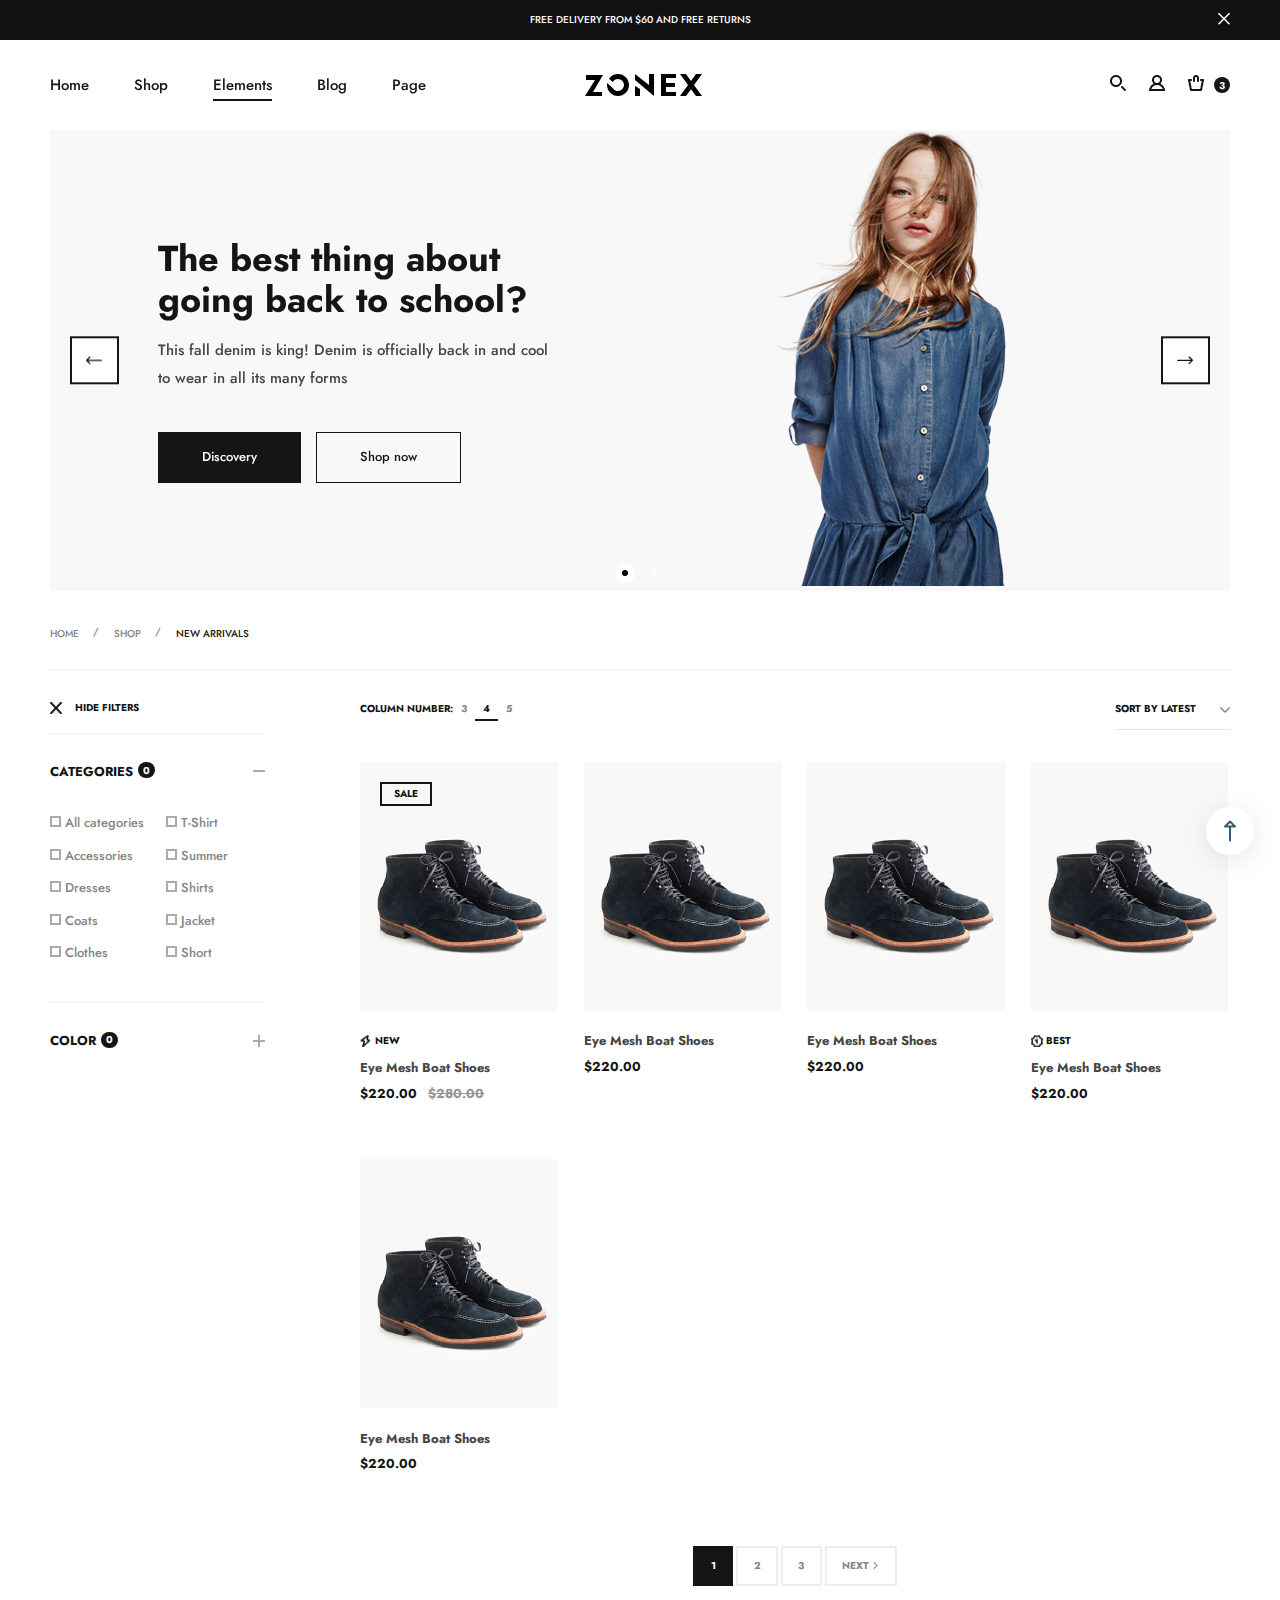
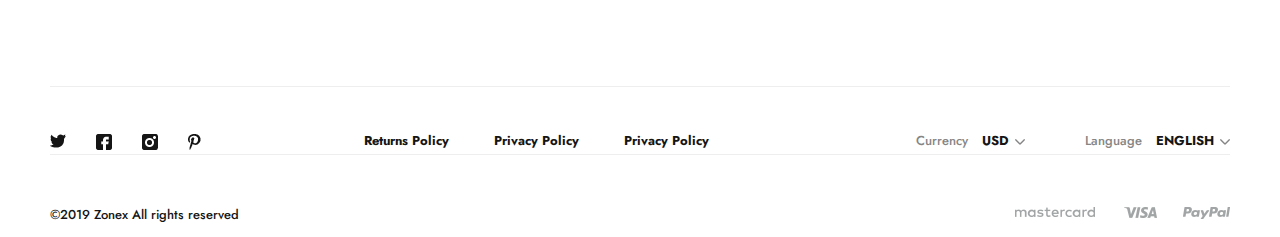
<file: shop/catalog.html>
<!DOCTYPE html>
<html lang="ru">

<head>
	<meta charset="UTF-8">
	<meta name="viewport" content="width=device-width,initial-scale=1">
	<link rel="shortcut icon" href="img/favicon.ico" type="image/x-icon">
	<meta http-equiv="X-UA-Compatible" content="ie=edge">
	<meta name="theme-color" content="#111111">
	<title>New site</title>
	<link rel="stylesheet" href="css/main.min.css">
</head>

<body>
	<div class="site-container">
		<div class="free-delivery">Free delivery from $60 and free returns <button
				class="free-delivery__btn btn-reset"><svg aria-hidden="true">
					<use xlink:href="img/sprite.svg#close"></use>
				</svg></button></div>
		<header class="header catalog-header">
			<div class="container header__container container-narrow"><button class="burger btn-reset header__burger"><span
						class="burger__line"></span></button>
				<nav class="nav header__nav">
					<ul class="nav__list">
						<li class="nav__item"><a href="" class="main-link nav__link">Home</a></li>
						<li class="nav__item"><a href="" class="main-link nav__link">Shop</a></li>
						<li class="nav__item"><a class="main-link nav__link nav__link--current">Elements</a></li>
						<li class="nav__item"><a href="" class="main-link nav__link">Blog</a></li>
						<li class="nav__item"><a href="" class="main-link nav__link">Page</a></li>
					</ul><button class="nav__close btn-reset">close</button>
				</nav><a href="" class="logo header__logo" aria-label="logo"><img src="img/logo.svg" alt=""></a>
				<ul class="header__shop-nav shop-nav">
					<li class="shop-nav__item">
						<form action="#" class="shop-nav__search-form search-form"><button class="search-form__btn btn-reset"
								aria-label="Find"></button></form>
					</li>
					<li class="shop-nav__item"><a href="#" class="shop-nav__link shop-nav__link--user"
							aria-label="Go to cabinet"></a></li>
					<li class="shop-nav__item"><a href="#" class="shop-nav__link cart" aria-label="Go to cart"><span
								class="cart__icon"></span> <span class="cart__quantity quantity">3</span></a></li>
				</ul>
			</div>
		</header>
		<div class="main">
			<section class="hero-catalog">
				<div class="container container-narrow hero-catalog__container"><button class="hero-prev-btn btn-reset"><svg
							aria-hidden="true">
							<use xlink:href="img/sprite.svg#next-arrow"></use>
						</svg></button> <button class="hero-next-btn btn-reset"><svg aria-hidden="true">
							<use xlink:href="img/sprite.svg#next-arrow"></use>
						</svg></button>
					<div class="hero-catalog__slider">
						<div class="swiper-wrapper">
							<div class="swiper-slide">
								<div class="catalog-slide">
									<h2 class="catalog-slide__title">The best thing about going back to school?</h2>
									<p class="catalog-slide__descr">This fall denim is king! Denim is officially back in and cool
										to wear in all its many forms</p>
									<div class="catalog-slide__btns"><a href="#"
											class="catalog-slide__link catalog-slide__link--dark">Discovery</a> <a href="#"
											class="catalog-slide__link catalog-slide__link--light">Shop now</a></div>
									<div class="catalog-slide__img"><img src="img/girl-banner.png" alt=""></div>
								</div>
							</div>
							<div class="swiper-slide">
								<div class="catalog-slide">
									<h2 class="catalog-slide__title">The best thing about going back to school?</h2>
									<p class="catalog-slide__descr">This fall denim is king! Denim is officially back in and cool
										to wear in all its many forms</p>
									<div class="catalog-slide__btns"><a href="#"
											class="catalog-slide__link catalog-slide__link--dark">Discovery</a> <a href="#"
											class="catalog-slide__link catalog-slide__link--light">Shop now</a></div>
									<div class="catalog-slide__img"><img src="img/girl-banner.png" alt=""></div>
								</div>
							</div>
						</div>
						<div class="swiper-pagination hero-pag"></div>
					</div>
				</div>
			</section>
			<section class="catalog">
				<h2 class="visually-hidden">Catalog</h2>
				<div class="breadcrumps">
					<div class="container container-narrow">
						<ul class="breadcrumps__list">
							<li class="breadcrumps__item"><a href="#" class="breadcrumps__link">Home</a></li>
							<li class="breadcrumps__item"><a href="#" class="breadcrumps__link">Shop</a></li>
							<li class="breadcrumps__item"><a href="#" class="breadcrumps__link breadcrumps__link--current">New
									Arrivals</a></li>
						</ul><a href="#" class="card-prev">Prev</a> <a href="#" class="card-next">Next</a>
					</div>
				</div>
				<div class="catalog-content">
					<div class="container container-narrow">
						<div class="catalog-filters"><button class="hide-filters btn-reset">Hide Filters</button>
							<div class="catalog-filter catalog-filter--open">
								<div class="catalog-filter__top">
									<div class="catalog-filter__caption">
										<h3 class="catalog-filter__title">Categories</h3><span
											class="catalog-filter__quantity quantity">0</span>
									</div>
									<div class="catalog-filter__toggle"></div>
								</div>
								<div class="catalog-filter__bottom">
									<ul class="catalog-filter__items">
										<li class="catalog-filter__item"><label class="custom-checkbox"
												data-text="All categories"><input type="checkbox"
													class="custom-checkbox__input visually-hidden"> <span
													class="custom-checkbox__text">All categories</span></label></li>
										<li class="catalog-filter__item"><label class="custom-checkbox"
												data-text="Accessories"><input type="checkbox"
													class="custom-checkbox__input visually-hidden"> <span
													class="custom-checkbox__text">Accessories</span></label></li>
										<li class="catalog-filter__item"><label class="custom-checkbox" data-text="Dresses"><input
													type="checkbox" class="custom-checkbox__input visually-hidden"> <span
													class="custom-checkbox__text">Dresses</span></label></li>
										<li class="catalog-filter__item"><label class="custom-checkbox" data-text="Coats"><input
													type="checkbox" class="custom-checkbox__input visually-hidden"> <span
													class="custom-checkbox__text">Coats</span></label></li>
										<li class="catalog-filter__item"><label class="custom-checkbox" data-text="Clothes"><input
													type="checkbox" class="custom-checkbox__input visually-hidden"> <span
													class="custom-checkbox__text">Clothes</span></label></li>
										<li class="catalog-filter__item"><label class="custom-checkbox" data-text="T-Shirt"><input
													type="checkbox" class="custom-checkbox__input visually-hidden"> <span
													class="custom-checkbox__text">T-Shirt</span></label></li>
										<li class="catalog-filter__item"><label class="custom-checkbox" data-text="Summer"><input
													type="checkbox" class="custom-checkbox__input visually-hidden"> <span
													class="custom-checkbox__text">Summer</span></label></li>
										<li class="catalog-filter__item"><label class="custom-checkbox" data-text="Shirts"><input
													type="checkbox" class="custom-checkbox__input visually-hidden"> <span
													class="custom-checkbox__text">Shirts</span></label></li>
										<li class="catalog-filter__item" data-text="Jacket"><label class="custom-checkbox"><input
													type="checkbox" class="custom-checkbox__input visually-hidden"> <span
													class="custom-checkbox__text">Jacket</span></label></li>
										<li class="catalog-filter__item" data-text="Short"><label class="custom-checkbox"><input
													type="checkbox" class="custom-checkbox__input visually-hidden"> <span
													class="custom-checkbox__text">Short</span></label></li>
									</ul>
								</div>
							</div>
							<div class="catalog-filter">
								<div class="catalog-filter__top">
									<div class="catalog-filter__caption">
										<h3 class="catalog-filter__title">Color</h3><span
											class="catalog-filter__quantity quantity">0</span>
									</div>
									<div class="catalog-filter__toggle"></div>
								</div>
								<div class="catalog-filter__bottom">
									<ul class="catalog-filter__items">
										<li class="catalog-filter__item"><label class="custom-checkbox"
												data-text="All categories"><input type="checkbox"
													class="custom-checkbox__input visually-hidden"> <span
													class="custom-checkbox__text">All categories</span></label></li>
										<li class="catalog-filter__item"><label class="custom-checkbox"
												data-text="Accessories"><input type="checkbox"
													class="custom-checkbox__input visually-hidden"> <span
													class="custom-checkbox__text">Accessories</span></label></li>
										<li class="catalog-filter__item"><label class="custom-checkbox" data-text="Dresses"><input
													type="checkbox" class="custom-checkbox__input visually-hidden"> <span
													class="custom-checkbox__text">Dresses</span></label></li>
										<li class="catalog-filter__item"><label class="custom-checkbox" data-text="Coats"><input
													type="checkbox" class="custom-checkbox__input visually-hidden"> <span
													class="custom-checkbox__text">Coats</span></label></li>
										<li class="catalog-filter__item"><label class="custom-checkbox" data-text="Clothes"><input
													type="checkbox" class="custom-checkbox__input visually-hidden"> <span
													class="custom-checkbox__text">Clothes</span></label></li>
										<li class="catalog-filter__item"><label class="custom-checkbox" data-text="T-Shirt"><input
													type="checkbox" class="custom-checkbox__input visually-hidden"> <span
													class="custom-checkbox__text">T-Shirt</span></label></li>
										<li class="catalog-filter__item"><label class="custom-checkbox" data-text="Summer"><input
													type="checkbox" class="custom-checkbox__input visually-hidden"> <span
													class="custom-checkbox__text">Summer</span></label></li>
										<li class="catalog-filter__item"><label class="custom-checkbox" data-text="Shirts"><input
													type="checkbox" class="custom-checkbox__input visually-hidden"> <span
													class="custom-checkbox__text">Shirts</span></label></li>
										<li class="catalog-filter__item" data-text="Jacket"><label class="custom-checkbox"><input
													type="checkbox" class="custom-checkbox__input visually-hidden"> <span
													class="custom-checkbox__text">Jacket</span></label></li>
										<li class="catalog-filter__item" data-text="Short"><label class="custom-checkbox"><input
													type="checkbox" class="custom-checkbox__input visually-hidden"> <span
													class="custom-checkbox__text">Short</span></label></li>
									</ul>
								</div>
							</div>
						</div>
						<div class="catalog-grid">
							<div class="catalog-grid__props catalog-props">
								<div class="catalog-props__top">
									<button class="btn-reset catalog-mobile-filters"><svg aria-hidden="true">
											<use xlink:href="img/sprite.svg#filters"></use>
										</svg> <span>Filters</span></button>
									<div class="catalog-props__columns catalog-columns"><span
											class="catalog-columns__text">Column number:</span>
										<ul class="catalog-columns__list">
											<div class="catalog-columns__item"><button
													class="btn-reset main-link catalog-columns__btn">3</button></div>
											<div class="catalog-columns__item"><button
													class="btn-reset main-link catalog-columns__btn catalog-columns__btn--current">4</button>
											</div>
											<div class="catalog-columns__item"><button
													class="btn-reset main-link catalog-columns__btn">5</button></div>
										</ul>
									</div>
									<div class="custom-select" tabindex="0">
										<div class="custom-select__top">Sort by latest</div>
										<div class="custom-select__dropdown">
											<ul class="custom-select__list">
												<li class="custom-select__item">Sort by latest</li>
												<li class="custom-select__item">Sort by price</li>
												<li class="custom-select__item">Sort by size</li>
											</ul>
										</div>
									</div>
								</div>
								<div class="catalog-props__choice catalog-choice"><button
										class="btn-reset catalog-choice__clear">Clear All</button></div>
							</div>
							<ul class="catalog-grid__content" data-grid-columns="4">
								<li class="catalog-grid__item">
									<article class="product">
										<div class="product__image"><span class="product__sale">Sale</span> <img
												src="img/prod-1.png" alt="prod-1"></div><span
											class="product-prop product__prop new">New</span>
										<h3 class="product__title"><a href="">Eye Mesh Boat Shoes</a></h3><span
											class="product__price">$220.00</span> <span
											class="product__price product__price--old">$280.00</span>
									</article>
								</li>
								<li class="catalog-grid__item">
									<article class="product">
										<div class="product__image"><img src="img/prod-1.png" alt="prod-1"></div>
										<h3 class="product__title"><a href="">Eye Mesh Boat Shoes</a></h3><span
											class="product__price">$220.00</span>
									</article>
								</li>
								<li class="catalog-grid__item">
									<article class="product">
										<div class="product__image"><img src="img/prod-1.png" alt="prod-1"></div>
										<h3 class="product__title"><a href="">Eye Mesh Boat Shoes</a></h3><span
											class="product__price">$220.00</span>
									</article>
								</li>
								<li class="catalog-grid__item">
									<article class="product">
										<div class="product__image"><img src="img/prod-1.png" alt="prod-1"></div><span
											class="product-prop product__prop best">Best</span>
										<h3 class="product__title"><a href="">Eye Mesh Boat Shoes</a></h3><span
											class="product__price">$220.00</span>
									</article>
								</li>
								<li class="catalog-grid__item">
									<article class="product">
										<div class="product__image"><img src="img/prod-1.png" alt="prod-1"></div>
										<h3 class="product__title"><a href="">Eye Mesh Boat Shoes</a></h3><span
											class="product__price">$220.00</span>
									</article>
								</li>
							</ul>
							<ul class="pagination">
								<li class="pagination__item"><a href="#"
										class="pagination__link pagination__link--current">1</a></li>
								<li class="pagination__item"><a href="#" class="pagination__link">2</a></li>
								<li class="pagination__item"><a href="#" class="pagination__link">3</a></li>
								<li class="pagination__item"><a href="#" class="pagination__link">next <svg aria-hidden="true">
											<use xlink:href="img/sprite.svg#angle-right"></use>
										</svg></a></li>
							</ul>
						</div>
					</div>
				</div>
			</section>
		</div>
		<footer class="footer footer--2">
			<div class="container footer__container">
				<div class="footer__content">
					<div class="footer__top">
						<div class="footer__column">
							<ul class="socials footer__socials footer__socials--catalog">
								<li class="socials__item"><a href="#" class="socials__link socials__link--tw"
										aria-label="Go to twitter"><img src="img/icons/tw.png" alt=""></a></li>
								<li class="socials__item"><a href="#" class="socials__link socials__link--fb"
										aria-label="Go to facebook"><img src="img/icons/fb.png" alt=""></a></li>
								<li class="socials__item"><a href="#" class="socials__link socials__link--inst"
										aria-label="Go to instagram"><img src="img/icons/in.png" alt=""></a></li>
								<li class="socials__item"><a href="#" class="socials__link socials__link--pint"
										aria-label="Go to pinterest"><img src="img/icons/pin.png" alt=""></a></li>
							</ul>
						</div>
						<div class="footer__column">
							<div class="footer__list footer__list--row">
								<div class="footer__item"><a href="#" class="footer__link footer__link--row">Returns Policy</a>
								</div>
								<div class="footer__item"><a href="#" class="footer__link footer__link--row">Privacy Policy</a>
								</div>
								<div class="footer__item"><a href="#" class="footer__link footer__link--row">Privacy Policy</a>
								</div>
							</div>
						</div>
						<div class="footer__column footer__column--flex">
							<div class="footer__select">
								<div class="footer__select-caption">Currency</div>
								<div class="custom-select custom-select--footer" tabindex="0">
									<div class="custom-select__top">USD</div>
									<div class="custom-select__dropdown">
										<ul class="custom-select__list">
											<li class="custom-select__item">USD</li>
											<li class="custom-select__item">EUR</li>
											<li class="custom-select__item">UAH</li>
										</ul>
									</div>
								</div>
							</div>
							<div class="footer__select">
								<div class="footer__select-caption">Language</div>
								<div class="custom-select custom-select--footer" tabindex="0">
									<div class="custom-select__top">English</div>
									<div class="custom-select__dropdown">
										<ul class="custom-select__list">
											<li class="custom-select__item">English</li>
											<li class="custom-select__item">Deutsh</li>
											<li class="custom-select__item">Українська</li>
										</ul>
									</div>
								</div>
							</div>
						</div>
					</div>
					<div class="footer__bottom">
						<div class="footer__left"><small class="footer__copy">©2019 Zonex All rights reserved</small></div>
						<div class="footer__right"><img src="img/payment.png" aria-hidden="true" alt=""></div>
					</div>
				</div>
			</div>
		</footer><a href="#" class="to-top"><svg aria-hidden="true">
				<use xlink:href="img/sprite.svg#to-top"></use>
			</svg></a>
	</div>
	<script src="js/main.js"></script>
</body>

</html>
</file>
<file: pizzatime/css/main.css>
/*
font-family: 'Montserrat', sans-serif;
font-family: 'Roboto', sans-serif;
*/
/*! normalize.css v8.0.1 | MIT License | github.com/necolas/normalize.css */
/* Document
   ========================================================================== */
/**
 * 1. Correct the line height in all browsers.
 * 2. Prevent adjustments of font size after orientation changes in iOS.
 */
html {
  line-height: 1.15;
  /* 1 */
  -webkit-text-size-adjust: 100%;
  /* 2 */ }

/* Sections
	 ========================================================================== */
/**
  * Remove the margin in all browsers.
  */
body {
  margin: 0; }

/**
  * Render the `main` element consistently in IE.
  */
main {
  display: block; }

/**
  * Correct the font size and margin on `h1` elements within `section` and
  * `article` contexts in Chrome, Firefox, and Safari.
  */
h1 {
  font-size: 2em;
  margin: 0.67em 0; }

/* Grouping content
	 ========================================================================== */
/**
  * 1. Add the correct box sizing in Firefox.
  * 2. Show the overflow in Edge and IE.
  */
hr {
  -webkit-box-sizing: content-box;
  box-sizing: content-box;
  /* 1 */
  height: 0;
  /* 1 */
  overflow: visible;
  /* 2 */ }

/**
  * 1. Correct the inheritance and scaling of font size in all browsers.
  * 2. Correct the odd `em` font sizing in all browsers.
  */
pre {
  font-family: monospace, monospace;
  /* 1 */
  font-size: 1em;
  /* 2 */ }

/* Text-level semantics
	 ========================================================================== */
/**
  * Remove the gray background on active links in IE 10.
  */
a {
  background-color: transparent; }

/**
  * 1. Remove the bottom border in Chrome 57-
  * 2. Add the correct text decoration in Chrome, Edge, IE, Opera, and Safari.
  */
abbr[title] {
  border-bottom: none;
  /* 1 */
  text-decoration: underline;
  /* 2 */
  -webkit-text-decoration: underline dotted;
  text-decoration: underline dotted;
  /* 2 */ }

/**
  * Add the correct font weight in Chrome, Edge, and Safari.
  */
b,
strong {
  font-weight: bolder; }

/**
  * 1. Correct the inheritance and scaling of font size in all browsers.
  * 2. Correct the odd `em` font sizing in all browsers.
  */
code,
kbd,
samp {
  font-family: monospace, monospace;
  /* 1 */
  font-size: 1em;
  /* 2 */ }

/**
  * Add the correct font size in all browsers.
  */
small {
  font-size: 80%; }

/**
  * Prevent `sub` and `sup` elements from affecting the line height in
  * all browsers.
  */
sub,
sup {
  font-size: 75%;
  line-height: 0;
  position: relative;
  vertical-align: baseline; }

sub {
  bottom: -0.25em; }

sup {
  top: -0.5em; }

/* Embedded content
	 ========================================================================== */
/**
  * Remove the border on images inside links in IE 10.
  */
img {
  border-style: none; }

/* Forms
	 ========================================================================== */
/**
  * 1. Change the font styles in all browsers.
  * 2. Remove the margin in Firefox and Safari.
  */
button,
input,
optgroup,
select,
textarea {
  font-family: inherit;
  /* 1 */
  font-size: 100%;
  /* 1 */
  line-height: 1.15;
  /* 1 */
  margin: 0;
  /* 2 */ }

/**
  * Show the overflow in IE.
  * 1. Show the overflow in Edge.
  */
button,
input {
  /* 1 */
  overflow: visible; }

/**
  * Remove the inheritance of text transform in Edge, Firefox, and IE.
  * 1. Remove the inheritance of text transform in Firefox.
  */
button,
select {
  /* 1 */
  text-transform: none; }

/**
  * Correct the inability to style clickable types in iOS and Safari.
  */
button,
[type="button"],
[type="reset"],
[type="submit"] {
  -webkit-appearance: button; }

/**
  * Remove the inner border and padding in Firefox.
  */
button::-moz-focus-inner,
[type="button"]::-moz-focus-inner,
[type="reset"]::-moz-focus-inner,
[type="submit"]::-moz-focus-inner {
  border-style: none;
  padding: 0; }

/**
  * Restore the focus styles unset by the previous rule.
  */
button:-moz-focusring,
[type="button"]:-moz-focusring,
[type="reset"]:-moz-focusring,
[type="submit"]:-moz-focusring {
  outline: 1px dotted ButtonText; }

/**
  * Correct the padding in Firefox.
  */
fieldset {
  padding: 0.35em 0.75em 0.625em; }

/**
  * 1. Correct the text wrapping in Edge and IE.
  * 2. Correct the color inheritance from `fieldset` elements in IE.
  * 3. Remove the padding so developers are not caught out when they zero out
  *    `fieldset` elements in all browsers.
  */
legend {
  -webkit-box-sizing: border-box;
  box-sizing: border-box;
  /* 1 */
  color: inherit;
  /* 2 */
  display: table;
  /* 1 */
  max-width: 100%;
  /* 1 */
  padding: 0;
  /* 3 */
  white-space: normal;
  /* 1 */ }

/**
  * Add the correct vertical alignment in Chrome, Firefox, and Opera.
  */
progress {
  vertical-align: baseline; }

/**
  * Remove the default vertical scrollbar in IE 10+.
  */
textarea {
  overflow: auto; }

/**
  * 1. Add the correct box sizing in IE 10.
  * 2. Remove the padding in IE 10.
  */
[type="checkbox"],
[type="radio"] {
  -webkit-box-sizing: border-box;
  box-sizing: border-box;
  /* 1 */
  padding: 0;
  /* 2 */ }

/**
  * Correct the cursor style of increment and decrement buttons in Chrome.
  */
[type="number"]::-webkit-inner-spin-button,
[type="number"]::-webkit-outer-spin-button {
  height: auto; }

/**
  * 1. Correct the odd appearance in Chrome and Safari.
  * 2. Correct the outline style in Safari.
  */
[type="search"] {
  -webkit-appearance: textfield;
  /* 1 */
  outline-offset: -2px;
  /* 2 */ }

/**
  * Remove the inner padding in Chrome and Safari on macOS.
  */
[type="search"]::-webkit-search-decoration {
  -webkit-appearance: none; }

/**
  * 1. Correct the inability to style clickable types in iOS and Safari.
  * 2. Change font properties to `inherit` in Safari.
  */
::-webkit-file-upload-button {
  -webkit-appearance: button;
  /* 1 */
  font: inherit;
  /* 2 */ }

/* Interactive
	 ========================================================================== */
/*
  * Add the correct display in Edge, IE 10+, and Firefox.
  */
details {
  display: block; }

/*
  * Add the correct display in all browsers.
  */
summary {
  display: list-item; }

/* Misc
	 ========================================================================== */
/**
  * Add the correct display in IE 10+.
  */
template {
  display: none; }

/**
  * Add the correct display in IE 10.
  */
[hidden] {
  display: none; }

.btn {
  font-family: "Montserrat";
  border: none;
  color: #fff;
  width: 240px;
  padding: 18px 20px;
  max-width: 100%;
  -webkit-box-shadow: 0 0 38px rgba(212, 66, 50, 0.9);
  box-shadow: 0 0 38px rgba(212, 66, 50, 0.9);
  border-radius: 28px;
  background-color: #ff5441;
  font-size: 18px;
  cursor: pointer;
  -webkit-transition: opacity 0.3s, background-color 0.3s, -webkit-transform 0.3s;
  transition: opacity 0.3s, background-color 0.3s, -webkit-transform 0.3s;
  -o-transition: opacity 0.3s, background-color 0.3s, transform 0.3s;
  transition: opacity 0.3s, background-color 0.3s, transform 0.3s;
  transition: opacity 0.3s, background-color 0.3s, transform 0.3s, -webkit-transform 0.3s; }
  @media (max-width: 479.98px) {
    .btn {
      width: 220px;
      padding: 16px 28px; } }
  .btn:hover {
    background-color: #ff402b; }
  .btn:active {
    opacity: 0.8;
    -webkit-transform: scale(0.95);
    -ms-transform: scale(0.95);
    transform: scale(0.95); }
  .btn:focus {
    outline: none; }

.container {
  padding: 0 15px;
  width: 1200px;
  max-width: 100%;
  margin: 0 auto; }
  @media (max-width: 1250px) {
    .container {
      padding: 0 20px; } }

/* title start*/
.page-title {
  font-size: 48px;
  text-align: center;
  margin: 0 auto;
  font-family: "Montserrat";
  font-weight: 900;
  margin-bottom: 30px; }
  .page-title--accent {
    color: #ffa650; }
  @media (max-width: 576px) {
    .page-title {
      font-size: 36px; } }

/* title end*/
/* phone start*/
.phone {
  display: -webkit-box;
  display: -ms-flexbox;
  display: flex;
  -webkit-box-pack: center;
  -ms-flex-pack: center;
  justify-content: center;
  -webkit-box-align: center;
  -ms-flex-align: center;
  align-items: center; }
  .phone__item {
    border: 3px solid #ffffff;
    color: #fff;
    border-radius: 27px;
    padding: 7.5px 16px;
    font-size: 16px;
    font-family: "Montserrat", sans-serif;
    text-decoration: none;
    -webkit-transition: color 0.2s, background-color 0.2s, opacity 0.2s;
    -o-transition: color 0.2s, background-color 0.2s, opacity 0.2s;
    transition: color 0.2s, background-color 0.2s, opacity 0.2s; }
    .phone__item:hover {
      color: #000;
      background-color: #fff; }
    .phone__item:active {
      opacity: 0.8; }
    .phone__item--accent {
      border-color: #ffa650;
      color: #ffa650; }
    .phone__item--accent:hover {
      background-color: #ffa650;
      color: #fff; }

/* phone end*/
/* btn-menu start*/
.btn-menu {
  border: 0;
  border-radius: 0;
  margin-right: -10px;
  background: none;
  cursor: pointer;
  padding: 10px;
  display: inline-block; }
  .btn-menu__box {
    display: inline-block;
    width: 40px;
    height: 24px; }
  .btn-menu__inner {
    position: relative;
    display: block;
    top: 50%; }
    .btn-menu__inner::before {
      content: "";
      position: absolute;
      top: -10px;
      left: 0; }
    .btn-menu__inner::after {
      content: "";
      position: absolute;
      top: 10px;
      left: 0; }

/* /.btn-menu end*/
.btn-menu__inner,
.btn-menu__inner::before,
.btn-menu__inner::after {
  display: block;
  background: #fff;
  height: 4px;
  width: 100%;
  border-radius: 5px; }

/* section start*/
.section {
  padding: 110px 0; }
  @media (max-width: 576px) {
    .section {
      padding: 90px 0; } }

/* /section end*/
/* socials start*/
.socials {
  list-style: none;
  display: -webkit-box;
  display: -ms-flexbox;
  display: flex;
  margin: 0;
  padding: 0; }
  .socials__item {
    margin-right: 6px; }
    @media (max-width: 320px) {
      .socials__item {
        margin-right: 15px; } }
  .socials__link {
    display: inline-block; }
  .socials__icon {
    fill: #ffa650;
    width: 35px;
    height: 35px;
    -webkit-transition: fill 0.2s, opacity 0.2s;
    -o-transition: fill 0.2s, opacity 0.2s;
    transition: fill 0.2s, opacity 0.2s; }
    .socials__icon:active {
      opacity: 0.7; }
    @media (max-width: 320px) {
      .socials__icon {
        width: 45px;
        height: 45px; } }
  .socials__icon--vk:hover {
    fill: #4e7db2; }
  .socials__logo {
    fill: #fff; }
  .socials__icon--fb:hover {
    fill: #38529a; }
  .socials__icon--instagram:hover {
    fill: #a52a9b; }

/* socials end*/
/* mobile-menu start*/
.mobile-menu__ul {
  margin: 0;
  padding: 0;
  list-style-type: none;
  text-align: center; }

.mobile-menu__link {
  display: block;
  font-family: "Montserrat", sans-serif;
  font-size: 24px;
  text-transform: capitalize;
  color: inherit;
  text-decoration: none;
  padding: 20px 0;
  -webkit-transition: background 0.2s, color 0.2s, opacity 0.2s;
  -o-transition: background 0.2s, color 0.2s, opacity 0.2s;
  transition: background 0.2s, color 0.2s, opacity 0.2s; }
  @media (max-width: 767.98px) {
    .mobile-menu__link {
      font-size: 20px; } }
  .mobile-menu__link:hover {
    background: #ffa650;
    color: #fff; }
  .mobile-menu__link:active {
    opacity: 0.8; }

.mobile-menu__socials {
  display: -webkit-box;
  display: -ms-flexbox;
  display: flex;
  -webkit-box-pack: center;
  -ms-flex-pack: center;
  justify-content: center; }

/* mobile-menu end*/
* {
  -webkit-box-sizing: border-box;
  box-sizing: border-box; }

body {
  font-family: "Roboto", sans-serif;
  font-weight: 300;
  font-size: 16px;
  line-height: 1.375;
  color: #1f1f1f; }

img {
  max-width: 100%;
  height: auto; }

.no-scroll {
  overflow: hidden; }

.header-page {
  position: fixed;
  overflow: hidden;
  padding: 10px 0;
  left: 0;
  top: 0;
  width: 100%;
  z-index: 5;
  background-color: rgba(11, 20, 25, 0.9);
  -webkit-transition: padding 0.2s;
  -o-transition: padding 0.2s;
  transition: padding 0.2s; }
  .header-page.is-active {
    padding: 6px 0; }
  @media (max-width: 992.98px) {
    .header-page {
      padding: 5px 0; } }
  .header-page__container {
    display: -webkit-box;
    display: -ms-flexbox;
    display: flex;
    -webkit-box-pack: justify;
    -ms-flex-pack: justify;
    justify-content: space-between;
    -webkit-box-align: center;
    -ms-flex-align: center;
    align-items: center; }
  .header-page__end {
    display: -webkit-box;
    display: -ms-flexbox;
    display: flex; }
  .header-page__nav {
    margin-right: 20px; }
    @media (max-width: 992.98px) {
      .header-page__nav {
        display: none; } }
  .header-page__ul {
    list-style-type: none;
    display: -webkit-box;
    display: -ms-flexbox;
    display: flex;
    margin: 0; }
  .header-page__link {
    position: relative;
    color: #fff;
    font-family: "Montserrat";
    font-size: 18px;
    padding: 13px 30px;
    text-decoration: none;
    display: block;
    -webkit-transition: color 1s;
    -o-transition: color 1s;
    transition: color 1s; }
    .header-page__link:hover {
      color: #000; }
    .header-page__link::before {
      content: "";
      position: absolute;
      width: 100%;
      height: calc(100% + 40px);
      left: 0;
      top: 50%;
      background-color: #fff;
      -webkit-transform: translateY(-50%);
      -ms-transform: translateY(-50%);
      transform: translateY(-50%);
      opacity: 0;
      -webkit-transition: opacity 1s;
      -o-transition: opacity 1s;
      transition: opacity 1s; }
    .header-page__link:hover::before {
      opacity: 1; }
    @media (max-width: 1200px) {
      .header-page__link {
        font-size: 16px;
        padding: 10px 30px; } }
  .header-page__text {
    position: relative; }
  @media (max-width: 1200px) {
    .header-page__phone.phone__item {
      padding: 7px 16px;
      font-size: 14px; } }
  @media (max-width: 479.98px) {
    .header-page__phone.phone__item {
      display: none; } }
  .header-page__hamburger {
    display: none; }
    @media (max-width: 992.98px) {
      .header-page__hamburger {
        display: block; } }

.section-top {
  display: -webkit-box;
  display: -ms-flexbox;
  display: flex;
  -webkit-box-pack: center;
  -ms-flex-pack: center;
  justify-content: center;
  -webkit-box-align: center;
  -ms-flex-align: center;
  align-items: center;
  min-height: 600px;
  padding: 170px 0 100px;
  text-align: center;
  background: #12181e url(../img/section-top/bg.jpg) no-repeat center;
  background-size: cover;
  height: 100vh;
  color: #fff;
  position: relative; }
  @media (max-width: 992.98px) {
    .section-top {
      padding-top: 150px; } }
  .section-top::before {
    content: '';
    position: absolute;
    top: 0;
    left: 0;
    background-color: rgba(0, 0, 0, 0.5);
    width: 100%;
    height: 100%; }
  .section-top__container.container {
    position: relative;
    width: 500px; }
  .section-top__info {
    font-family: Montserrat;
    font-size: 24px;
    font-weight: 900;
    color: #fcff00;
    margin: 0; }
    @media (max-width: 479.98px) {
      .section-top__info {
        font-size: 18px; } }
  .section-top__title {
    font-size: 55px;
    font-family: Montserrat;
    font-weight: 900;
    margin: 0 0 15px; }
    @media (max-width: 479.98px) {
      .section-top__title {
        font-size: 40px; } }
    @media (max-width: 320px) {
      .section-top__title {
        font-size: 34px; } }

/* .section-catalog start*/
.section__header {
  margin-bottom: 90px; }
  @media (max-width: 320px) {
    .section__header {
      margin-bottom: 50px; } }

.catalog-nav {
  display: -webkit-box;
  display: -ms-flexbox;
  display: flex;
  -webkit-box-pack: center;
  -ms-flex-pack: center;
  justify-content: center; }
  @media (max-width: 767.98px) {
    .catalog-nav {
      width: 500px;
      max-width: 100%;
      margin: 0 auto; } }
  .catalog-nav__wrapper {
    list-style: none;
    margin: 0;
    padding: 0;
    display: -webkit-box;
    display: -ms-flexbox;
    display: flex;
    -webkit-box-shadow: 0 2px 20px rgba(0, 0, 0, 0.1);
    box-shadow: 0 2px 20px rgba(0, 0, 0, 0.1);
    border-radius: 23px;
    overflow: hidden; }
    @media (max-width: 767.98px) {
      .catalog-nav__wrapper {
        -ms-flex-wrap: wrap;
        flex-wrap: wrap;
        width: 100%;
        border-radius: 10px; } }
  .catalog-nav__item {
    color: #fff; }
    .catalog-nav__item:last-of-type .catalog-nav__btn {
      border-right: 0; }
    @media (max-width: 767.98px) {
      .catalog-nav__item {
        width: 50%;
        -webkit-box-flex: 1;
        -ms-flex-positive: 1;
        flex-grow: 1; }
        .catalog-nav__item:nth-of-type(1) .catalog-nav__btn,
        .catalog-nav__item:nth-of-type(2) .catalog-nav__btn {
          border-top: 0; }
        .catalog-nav__item:nth-of-type(even) .catalog-nav__btn {
          border-right: 0; } }
  .catalog-nav__btn {
    padding: 13px;
    border: 0;
    background-color: transparent;
    cursor: pointer;
    display: inline-block;
    text-align: center;
    min-width: 150px;
    font-size: 18px;
    font-family: "Montserrat";
    color: #e6e6e6;
    border-right: 1px solid #f5f5f5;
    -webkit-transition: background-color 0.2s, border 0.2s, color 0.2s;
    -o-transition: background-color 0.2s, border 0.2s, color 0.2s;
    transition: background-color 0.2s, border 0.2s, color 0.2s; }
    .catalog-nav__btn:hover {
      background-color: #ffa650;
      border-color: #ffa650; }
    .catalog-nav__btn.is-active {
      background-color: #1f1f1f;
      color: #ffffff; }
    @media (max-width: 767.98px) {
      .catalog-nav__btn {
        width: 100%;
        border-top: 1px solid #f5f5f5; } }

/* /.section-catalog end*/
.catalog {
  display: -webkit-box;
  display: -ms-flexbox;
  display: flex;
  -ms-flex-wrap: wrap;
  flex-wrap: wrap;
  margin: 0 -35px; }
  @media (max-width: 1250px) {
    .catalog {
      margin: 0 -20px; } }
  .catalog__item {
    width: calc(100% / 3);
    margin-bottom: 90px;
    padding: 0 35px;
    position: relative; }
    .catalog__item::before {
      background-color: #dddddd;
      content: "";
      width: 3px;
      height: 100%;
      display: block;
      position: absolute;
      left: 0;
      top: 0;
      opacity: 0.24;
      -webkit-transform: translateX(-50%);
      -ms-transform: translateX(-50%);
      transform: translateX(-50%); }
    .catalog__item:nth-of-type(3n + 1)::before {
      content: none; }
    @media (max-width: 1250px) {
      .catalog__item {
        padding-left: 20px;
        padding-right: 20px; } }
    @media (max-width: 992.98px) {
      .catalog__item {
        width: 50%; }
        .catalog__item:nth-of-type(even)::before {
          content: ""; }
        .catalog__item:nth-of-type(odd):before {
          content: none; } }
    @media (max-width: 767.98px) {
      .catalog__item {
        width: 100%;
        margin-bottom: 50px; }
        .catalog__item::before {
          content: none; }
        .catalog__item:last-of-type {
          margin-bottom: 0; }
          .catalog__item:last-of-type .catalog__product {
            border-bottom: 0;
            padding-bottom: 0; } }
  @media (max-width: 767.98px) {
    .catalog__product {
      width: 350px;
      max-width: 100%;
      margin: 0 auto;
      border-bottom: 1px solid #f7f7f7;
      padding-bottom: 50px; } }

.product {
  display: -webkit-box;
  display: -ms-flexbox;
  display: flex;
  -webkit-box-orient: vertical;
  -webkit-box-direction: normal;
  -ms-flex-direction: column;
  flex-direction: column;
  height: 100%; }
  .product__img {
    display: block;
    margin: 0 auto 15px;
    max-width: 100%;
    height: auto; }
  .product__content {
    margin-bottom: 25px;
    -webkit-box-flex: 1;
    -ms-flex-positive: 1;
    flex-grow: 1; }
  .product__title {
    margin: 0 0 10px;
    font-size: 22px;
    font-family: "Montserrat"; }
  .product__description {
    color: #9f9f9f;
    margin: 0; }
  .product__sizes {
    display: -webkit-box;
    display: -ms-flexbox;
    display: flex;
    margin-bottom: 25px;
    border-radius: 21px;
    -webkit-box-shadow: 0 0 20px rgba(0, 0, 0, 0.08);
    box-shadow: 0 0 20px rgba(0, 0, 0, 0.08);
    overflow: hidden;
    -webkit-box-pack: justify;
    -ms-flex-pack: justify;
    justify-content: space-between; }
  .product__size {
    border: 0;
    background: transparent;
    cursor: pointer;
    display: inline-block;
    text-align: center;
    color: #e6e6e6;
    font-family: "Montserrat", sans-serif;
    padding: 13px 33px;
    border-radius: 21px; }
    .product__size:focus {
      outline: none; }
    .product__size.is-active {
      color: #a2a2a2;
      -webkit-box-shadow: 0 0 20px rgba(0, 0, 0, 0.08);
      box-shadow: 0 0 20px rgba(0, 0, 0, 0.08); }
    @media (min-width: 993px) and (max-width: 1200px) {
      .product__size {
        padding: 13px 25px; } }
    @media (max-width: 370px) {
      .product__size {
        padding: 13px 25px; } }
  .product__bottom {
    display: -webkit-box;
    display: -ms-flexbox;
    display: flex;
    -webkit-box-align: center;
    -ms-flex-align: center;
    align-items: center;
    -webkit-box-pack: justify;
    -ms-flex-pack: justify;
    justify-content: space-between; }
  .product__price {
    font-size: 22px;
    font-family: "Montserrat", sans-serif; }
    @media (max-width: 370px) {
      .product__price {
        font-size: 18px; } }
  .product__btn {
    -webkit-box-shadow: none;
    box-shadow: none;
    background-color: #ffa650;
    font-size: 16px;
    width: 201px;
    padding: 15px 20px; }
    .product__btn:hover {
      background-color: #ff7c21; }

/* .section-about start*/
.section-about {
  background: -webkit-gradient(linear, left bottom, left top, from(#2b2b2b), to(#1f1f1f));
  background: -webkit-linear-gradient(bottom, #2b2b2b 0%, #1f1f1f 100%);
  background: -o-linear-gradient(bottom, #2b2b2b 0%, #1f1f1f 100%);
  background: linear-gradient(to top, #2b2b2b 0%, #1f1f1f 100%);
  color: #fff;
  position: relative; }
  @media (max-width: 1200px) {
    .section-about {
      padding-top: 80px;
      padding-bottom: 80px; } }
  .section-about__img {
    position: absolute;
    top: 0;
    left: 0;
    width: 50%;
    height: 100%;
    -o-object-fit: cover;
    object-fit: cover; }
    @media (max-width: 767.98px) {
      .section-about__img {
        width: 100%; } }
  .section-about__container {
    position: relative;
    display: -webkit-box;
    display: -ms-flexbox;
    display: flex;
    -webkit-box-pack: end;
    -ms-flex-pack: end;
    justify-content: flex-end;
    width: 1400px; }
    @media (max-width: 767.98px) {
      .section-about__container {
        -webkit-box-pack: center;
        -ms-flex-pack: center;
        justify-content: center; } }
  .section-about__content {
    width: 50%;
    padding-left: 80px; }
    @media (max-width: 1200px) {
      .section-about__content {
        padding-left: 50px; } }
    @media (max-width: 767.98px) {
      .section-about__content {
        padding-left: 0;
        width: 500px;
        max-width: 100%; } }
  .section-about__title {
    font-family: "Montserrat", sans-serif;
    font-size: 48px;
    margin: 0;
    margin-bottom: 20px;
    text-align: left; }
  .section-about__text {
    line-height: 1.67;
    font-size: 18px;
    margin: 0; }
    @media (max-width: 320px) {
      .section-about__text {
        font-size: 16px; } }

/* /.section-about end*/
.section-contacts {
  overflow: hidden; }
  @media (max-width: 767.98px) {
    .section-contacts {
      padding-bottom: 0; } }
  .section-contacts__container {
    position: relative; }
    .section-contacts__container::before {
      content: "";
      position: absolute;
      background: url(../img/section-contacts/tomatos.png) no-repeat;
      background-size: cover;
      width: 683px;
      height: 397px;
      bottom: -100px;
      right: -350px; }
      @media (max-width: 1800px) {
        .section-contacts__container::before {
          right: -250px; } }
      @media (max-width: 1600px) {
        .section-contacts__container::before {
          right: -150px;
          bottom: -200px; } }
      @media (max-width: 1400px) {
        .section-contacts__container::before {
          right: -100px; } }
      @media (max-width: 1300px) {
        .section-contacts__container::before {
          right: -50px; } }
      @media (max-width: 1200px) {
        .section-contacts__container::before {
          content: none; } }
  @media (max-width: 320px) {
    .section-contacts__title {
      margin-bottom: 0; } }

.contacts {
  display: -webkit-box;
  display: -ms-flexbox;
  display: flex;
  -webkit-box-align: center;
  -ms-flex-align: center;
  align-items: center;
  position: relative; }
  @media (max-width: 767.98px) {
    .contacts {
      -ms-flex-wrap: wrap;
      flex-wrap: wrap;
      -webkit-box-pack: center;
      -ms-flex-pack: center;
      justify-content: center; } }
  @media (max-width: 320px) {
    .contacts {
      margin-bottom: 0; } }
  .contacts__start {
    width: 50%; }
    @media (max-width: 767.98px) {
      .contacts__start {
        width: 100%;
        -webkit-box-ordinal-group: 2;
        -ms-flex-order: 1;
        order: 1; } }
  .contacts__map {
    height: 450px;
    background: #fef0b4; }
    @media (max-width: 992.98px) {
      .contacts__map {
        height: 350px; } }
    @media (max-width: 767.98px) {
      .contacts__map {
        margin: 0 -20px;
        height: 300px; } }
  .contacts__end {
    width: 50%;
    padding-left: 30px; }
    @media (max-width: 767.98px) {
      .contacts__end {
        width: 400px;
        max-width: 100%;
        margin-bottom: 40px;
        padding-left: 0; } }
  .contacts__item {
    margin-bottom: 35px; }
    .contacts__item:last-of-type {
      margin-bottom: 0; }
  .contacts__title {
    font-family: "Montserrat", sans-serif;
    font-size: 18px;
    margin: 0;
    margin-bottom: 5px; }
  .contacts__text {
    font-size: 18px; }
  .contacts__phone {
    text-decoration: none;
    color: inherit;
    -webkit-transition: color 0.2s;
    -o-transition: color 0.2s;
    transition: color 0.2s; }
    .contacts__phone:hover {
      color: #ffa650; }

.footer-page {
  background-image: -webkit-gradient(linear, left bottom, left top, from(#2b2b2b), to(#1f1f1f));
  background-image: -webkit-linear-gradient(bottom, #2b2b2b 0%, #1f1f1f 100%);
  background-image: -o-linear-gradient(bottom, #2b2b2b 0%, #1f1f1f 100%);
  background-image: linear-gradient(to top, #2b2b2b 0%, #1f1f1f 100%); }
  .footer-page__text {
    color: #ffffff;
    font-size: 18px;
    font-family: "Montserrat", sans-serif;
    text-align: center;
    padding: 30px 0;
    opacity: 0.3; }

/* popup start*/
.popup {
  position: fixed;
  z-index: 10;
  top: 0;
  left: 0;
  width: 100%;
  height: 100%;
  background: rgba(0, 0, 0, 0.7);
  overflow: auto;
  pointer-events: none;
  visibility: hidden;
  opacity: 0; }
  .popup.is-active {
    pointer-events: auto;
    visibility: visible;
    opacity: 1; }
  .popup__phone {
    margin: 30px 0 35px; }
  .popup__wrapper {
    display: table;
    width: 100%;
    height: 100%; }
  .popup__inner {
    display: table-cell;
    vertical-align: middle; }
  .popup__content {
    position: relative;
    background-color: #fff;
    padding: 70px 20px;
    max-width: 730px;
    margin: 0 auto;
    display: block;
    border-radius: 20px; }
    @media (max-width: 767.98px) {
      .popup__content {
        width: 100%;
        height: 100%;
        max-width: 100%;
        border-radius: 0;
        padding-top: 100px; } }
    @media (max-width: 320px) {
      .popup__content {
        padding: 70px 0; } }
    .popup__content--fluid {
      padding-right: 0;
      padding-left: 0; }
    .popup__content--centered {
      -webkit-box-orient: vertical;
      -webkit-box-direction: normal;
      -ms-flex-direction: column;
      flex-direction: column;
      -webkit-box-pack: center;
      -ms-flex-pack: center;
      justify-content: center;
      -webkit-box-align: center;
      -ms-flex-align: center;
      align-items: center;
      text-align: center; }
  .popup__title {
    margin-bottom: 20px; }
  .popup__subtitle {
    margin: 0 auto 40px;
    width: 370px;
    max-width: 100%;
    font-size: 24px; }
    @media (max-width: 767.98px) {
      .popup__subtitle {
        width: 250px;
        font-size: 18px;
        margin-bottom: 20px; } }
  .popup__link {
    color: inherit;
    text-decoration: none; }

/* popup end*/
/* btn-close start*/
.btn-close {
  position: absolute;
  top: 20px;
  right: 20px;
  border: none;
  cursor: pointer;
  padding: 0;
  background: none;
  width: 50px;
  height: 50px;
  display: inline-block;
  -webkit-transition: opacity 0.2s, -webkit-transform 0.2s;
  transition: opacity 0.2s, -webkit-transform 0.2s;
  -o-transition: transform 0.2s, opacity 0.2s;
  transition: transform 0.2s, opacity 0.2s;
  transition: transform 0.2s, opacity 0.2s, -webkit-transform 0.2s; }
  .btn-close:hover {
    -webkit-transform: scale(1.1);
    -ms-transform: scale(1.1);
    transform: scale(1.1); }
  .btn-close:active {
    -webkit-transform: scale(0.9);
    -ms-transform: scale(0.9);
    transform: scale(0.9);
    opacity: 0.8; }
  .btn-close::before, .btn-close::after {
    content: "";
    display: block;
    width: 3px;
    height: 40px;
    background: #d2d2d2;
    position: absolute;
    top: 50%;
    left: 50%;
    border-radius: 10px; }
  .btn-close::before {
    -webkit-transform: translateY(-50%) rotate(45deg);
    -ms-transform: translateY(-50%) rotate(45deg);
    transform: translateY(-50%) rotate(45deg); }
  .btn-close::after {
    -webkit-transform: translateY(-50%) rotate(-45deg);
    -ms-transform: translateY(-50%) rotate(-45deg);
    transform: translateY(-50%) rotate(-45deg); }

/* btn-close end*/
.order {
  width: 310px;
  margin: 0 auto; }
  @media (max-width: 320px) {
    .order {
      width: 270px; } }
  .order__img {
    width: 186px;
    display: block;
    margin: 0 auto 15px; }
  .order__title {
    font-size: 22px;
    font-family: "Montserrat", sans-serif;
    margin-bottom: 5px; }
  .order__size {
    font-size: 16px;
    font-family: "Montserrat", sans-serif;
    color: #a2a2a2;
    margin-bottom: 25px; }

.form__input {
  display: block;
  margin: 0 auto 7px;
  width: 100%;
  background-color: #f7f7f7;
  border-radius: 32px;
  padding: 20px 28px;
  border: 2px solid transparent;
  outline: none; }
  .form__input:focus {
    border-color: #ffa650; }

.form__btn {
  -webkit-box-shadow: none;
  box-shadow: none;
  width: 100%;
  background-color: #ffa650;
  padding: 22px 28px;
  border-radius: 50px; }

/* .popup-thanks start*/
.popup-thanks__subtitle {
  width: 100%;
  margin-bottom: 0; }
  @media (max-width: 320px) {
    .popup-thanks__subtitle {
      max-width: 250px; } }

/* .popup-thanks end*/
/* .popup-error start*/
.popup-error__title {
  padding: 0 20px; }

/* .popup-thanks end*/
</file>
<file: shop/css/main.min.css>
@font-face{font-family:swiper-icons;src:url('data:application/font-woff;charset=utf-8;base64, [base64]//wADZ2x5ZgAAAywAAADMAAAD2MHtryVoZWFkAAABbAAAADAAAAA2E2+eoWhoZWEAAAGcAAAAHwAAACQC9gDzaG10eAAAAigAAAAZAAAArgJkABFsb2NhAAAC0AAAAFoAAABaFQAUGG1heHAAAAG8AAAAHwAAACAAcABAbmFtZQAAA/gAAAE5AAACXvFdBwlwb3N0AAAFNAAAAGIAAACE5s74hXjaY2BkYGAAYpf5Hu/j+W2+MnAzMYDAzaX6QjD6/4//Bxj5GA8AuRwMYGkAPywL13jaY2BkYGA88P8Agx4j+/8fQDYfA1AEBWgDAIB2BOoAeNpjYGRgYNBh4GdgYgABEMnIABJzYNADCQAACWgAsQB42mNgYfzCOIGBlYGB0YcxjYGBwR1Kf2WQZGhhYGBiYGVmgAFGBiQQkOaawtDAoMBQxXjg/wEGPcYDDA4wNUA2CCgwsAAAO4EL6gAAeNpj2M0gyAACqxgGNWBkZ2D4/wMA+xkDdgAAAHjaY2BgYGaAYBkGRgYQiAHyGMF8FgYHIM3DwMHABGQrMOgyWDLEM1T9/w8UBfEMgLzE////P/5//f/V/xv+r4eaAAeMbAxwIUYmIMHEgKYAYjUcsDAwsLKxc3BycfPw8jEQA/[base64]/uznmfPFBNODM2K7MTQ45YEAZqGP81AmGGcF3iPqOop0r1SPTaTbVkfUe4HXj97wYE+yNwWYxwWu4v1ugWHgo3S1XdZEVqWM7ET0cfnLGxWfkgR42o2PvWrDMBSFj/IHLaF0zKjRgdiVMwScNRAoWUoH78Y2icB/yIY09An6AH2Bdu/UB+yxopYshQiEvnvu0dURgDt8QeC8PDw7Fpji3fEA4z/PEJ6YOB5hKh4dj3EvXhxPqH/SKUY3rJ7srZ4FZnh1PMAtPhwP6fl2PMJMPDgeQ4rY8YT6Gzao0eAEA409DuggmTnFnOcSCiEiLMgxCiTI6Cq5DZUd3Qmp10vO0LaLTd2cjN4fOumlc7lUYbSQcZFkutRG7g6JKZKy0RmdLY680CDnEJ+UMkpFFe1RN7nxdVpXrC4aTtnaurOnYercZg2YVmLN/d/gczfEimrE/fs/bOuq29Zmn8tloORaXgZgGa78yO9/cnXm2BpaGvq25Dv9S4E9+5SIc9PqupJKhYFSSl47+Qcr1mYNAAAAeNptw0cKwkAAAMDZJA8Q7OUJvkLsPfZ6zFVERPy8qHh2YER+3i/BP83vIBLLySsoKimrqKqpa2hp6+jq6RsYGhmbmJqZSy0sraxtbO3sHRydnEMU4uR6yx7JJXveP7WrDycAAAAAAAH//wACeNpjYGRgYOABYhkgZgJCZgZNBkYGLQZtIJsFLMYAAAw3ALgAeNolizEKgDAQBCchRbC2sFER0YD6qVQiBCv/H9ezGI6Z5XBAw8CBK/m5iQQVauVbXLnOrMZv2oLdKFa8Pjuru2hJzGabmOSLzNMzvutpB3N42mNgZGBg4GKQYzBhYMxJLMlj4GBgAYow/P/PAJJhLM6sSoWKfWCAAwDAjgbRAAB42mNgYGBkAIIbCZo5IPrmUn0hGA0AO8EFTQAA') format('woff');font-weight:400;font-style:normal}:root{--swiper-theme-color:#007aff;--swiper-navigation-size:44px;--color-black:#000;--color-white:#fff;--color-dark:#151515;--quill-gray:#e5e5e3;--color-gray:#858585;--color-tundora:#454545}.swiper-container{margin-left:auto;margin-right:auto;position:relative;overflow:hidden;list-style:none;padding:0;z-index:1}.swiper-container-vertical>.swiper-wrapper{flex-direction:column}.swiper-wrapper{position:relative;width:100%;height:100%;z-index:1;display:flex;transition-property:transform;box-sizing:content-box}.swiper-container-android .swiper-slide,.swiper-wrapper{transform:translate3d(0,0,0)}.swiper-container-multirow>.swiper-wrapper{flex-wrap:wrap}.swiper-container-multirow-column>.swiper-wrapper{flex-wrap:wrap;flex-direction:column}.swiper-container-free-mode>.swiper-wrapper{transition-timing-function:ease-out;margin:0 auto}.swiper-container-pointer-events{touch-action:pan-y}.swiper-container-pointer-events.swiper-container-vertical{touch-action:pan-x}.swiper-slide{flex-shrink:0;width:100%;height:100%;position:relative;transition-property:transform}.swiper-slide-invisible-blank{visibility:hidden}.swiper-container-autoheight,.swiper-container-autoheight .swiper-slide{height:auto}.swiper-container-autoheight .swiper-wrapper{align-items:flex-start;transition-property:transform,height}.swiper-container-3d{perspective:1200px}.swiper-container-3d .swiper-cube-shadow,.swiper-container-3d .swiper-slide,.swiper-container-3d .swiper-slide-shadow-bottom,.swiper-container-3d .swiper-slide-shadow-left,.swiper-container-3d .swiper-slide-shadow-right,.swiper-container-3d .swiper-slide-shadow-top,.swiper-container-3d .swiper-wrapper{transform-style:preserve-3d}.swiper-container-3d .swiper-slide-shadow-bottom,.swiper-container-3d .swiper-slide-shadow-left,.swiper-container-3d .swiper-slide-shadow-right,.swiper-container-3d .swiper-slide-shadow-top{position:absolute;left:0;top:0;width:100%;height:100%;pointer-events:none;z-index:10}.swiper-container-3d .swiper-slide-shadow-left{background-image:linear-gradient(to left,rgba(0,0,0,.5),rgba(0,0,0,0))}.swiper-container-3d .swiper-slide-shadow-right{background-image:linear-gradient(to right,rgba(0,0,0,.5),rgba(0,0,0,0))}.swiper-container-3d .swiper-slide-shadow-top{background-image:linear-gradient(to top,rgba(0,0,0,.5),rgba(0,0,0,0))}.swiper-container-3d .swiper-slide-shadow-bottom{background-image:linear-gradient(to bottom,rgba(0,0,0,.5),rgba(0,0,0,0))}.swiper-container-css-mode>.swiper-wrapper{overflow:auto;scrollbar-width:none;-ms-overflow-style:none}.swiper-container-css-mode>.swiper-wrapper::-webkit-scrollbar{display:none}.swiper-container-css-mode>.swiper-wrapper>.swiper-slide{scroll-snap-align:start start}.swiper-container-horizontal.swiper-container-css-mode>.swiper-wrapper{scroll-snap-type:x mandatory}.swiper-container-vertical.swiper-container-css-mode>.swiper-wrapper{scroll-snap-type:y mandatory}.swiper-button-next,.swiper-button-prev{position:absolute;top:50%;width:calc(var(--swiper-navigation-size)/ 44 * 27);height:var(--swiper-navigation-size);margin-top:calc(-1 * var(--swiper-navigation-size)/ 2);z-index:10;cursor:pointer;display:flex;align-items:center;justify-content:center;color:var(--swiper-navigation-color,var(--swiper-theme-color))}.swiper-button-next.swiper-button-disabled,.swiper-button-prev.swiper-button-disabled{opacity:.35;cursor:auto;pointer-events:none}.swiper-button-next:after,.swiper-button-prev:after{font-family:swiper-icons;font-size:var(--swiper-navigation-size);text-transform:none!important;letter-spacing:0;text-transform:none;font-variant:initial;line-height:1}.swiper-button-prev,.swiper-container-rtl .swiper-button-next{left:10px;right:auto}.swiper-button-prev:after,.swiper-container-rtl .swiper-button-next:after{content:'prev'}.swiper-button-next,.swiper-container-rtl .swiper-button-prev{right:10px;left:auto}.swiper-button-next:after,.swiper-container-rtl .swiper-button-prev:after{content:'next'}.swiper-button-next.swiper-button-white,.swiper-button-prev.swiper-button-white{--swiper-navigation-color:#ffffff}.swiper-button-next.swiper-button-black,.swiper-button-prev.swiper-button-black{--swiper-navigation-color:#000000}.swiper-button-lock{display:none}.swiper-pagination{position:absolute;text-align:center;transition:opacity .3s;transform:translate3d(0,0,0);z-index:10}.swiper-pagination.swiper-pagination-hidden{opacity:0}.swiper-container-horizontal>.swiper-pagination-bullets,.swiper-pagination-custom,.swiper-pagination-fraction{bottom:10px;left:0;width:100%}.swiper-pagination-bullets-dynamic{overflow:hidden;font-size:0}.swiper-pagination-bullets-dynamic .swiper-pagination-bullet{transform:scale(.33);position:relative}.swiper-pagination-bullets-dynamic .swiper-pagination-bullet-active,.swiper-pagination-bullets-dynamic .swiper-pagination-bullet-active-main{transform:scale(1)}.swiper-pagination-bullets-dynamic .swiper-pagination-bullet-active-prev{transform:scale(.66)}.swiper-pagination-bullets-dynamic .swiper-pagination-bullet-active-prev-prev{transform:scale(.33)}.swiper-pagination-bullets-dynamic .swiper-pagination-bullet-active-next{transform:scale(.66)}.swiper-pagination-bullets-dynamic .swiper-pagination-bullet-active-next-next{transform:scale(.33)}.swiper-pagination-bullet{width:8px;height:8px;display:inline-block;border-radius:50%;background:#000;opacity:.2}button.swiper-pagination-bullet{border:none;margin:0;padding:0;box-shadow:none;-webkit-appearance:none;-moz-appearance:none;appearance:none}.swiper-pagination-clickable .swiper-pagination-bullet{cursor:pointer}.swiper-pagination-bullet-active{opacity:1;background:var(--swiper-pagination-color,var(--swiper-theme-color))}.swiper-container-vertical>.swiper-pagination-bullets{right:10px;top:50%;transform:translate3d(0,-50%,0)}.swiper-container-vertical>.swiper-pagination-bullets .swiper-pagination-bullet{margin:6px 0;display:block}.swiper-container-vertical>.swiper-pagination-bullets.swiper-pagination-bullets-dynamic{top:50%;transform:translateY(-50%);width:8px}.swiper-container-vertical>.swiper-pagination-bullets.swiper-pagination-bullets-dynamic .swiper-pagination-bullet{display:inline-block;transition:transform .2s,top .2s}.swiper-container-horizontal>.swiper-pagination-bullets .swiper-pagination-bullet{margin:0 4px}.swiper-container-horizontal>.swiper-pagination-bullets.swiper-pagination-bullets-dynamic{left:50%;transform:translateX(-50%);white-space:nowrap}.swiper-container-horizontal>.swiper-pagination-bullets.swiper-pagination-bullets-dynamic .swiper-pagination-bullet{transition:transform .2s,left .2s}.swiper-container-horizontal.swiper-container-rtl>.swiper-pagination-bullets-dynamic .swiper-pagination-bullet{transition:transform .2s,right .2s}.swiper-pagination-progressbar{background:rgba(0,0,0,.25);position:absolute}.swiper-pagination-progressbar .swiper-pagination-progressbar-fill{background:var(--swiper-pagination-color,var(--swiper-theme-color));position:absolute;left:0;top:0;width:100%;height:100%;transform:scale(0);transform-origin:left top}.swiper-container-rtl .swiper-pagination-progressbar .swiper-pagination-progressbar-fill{transform-origin:right top}.swiper-container-horizontal>.swiper-pagination-progressbar,.swiper-container-vertical>.swiper-pagination-progressbar.swiper-pagination-progressbar-opposite{width:100%;height:4px;left:0;top:0}.swiper-container-horizontal>.swiper-pagination-progressbar.swiper-pagination-progressbar-opposite,.swiper-container-vertical>.swiper-pagination-progressbar{width:4px;height:100%;left:0;top:0}.swiper-pagination-white{--swiper-pagination-color:#ffffff}.swiper-pagination-black{--swiper-pagination-color:#000000}.swiper-pagination-lock{display:none}.swiper-scrollbar{border-radius:10px;position:relative;-ms-touch-action:none;background:rgba(0,0,0,.1)}.swiper-container-horizontal>.swiper-scrollbar{position:absolute;left:1%;bottom:3px;z-index:50;height:5px;width:98%}.swiper-container-vertical>.swiper-scrollbar{position:absolute;right:3px;top:1%;z-index:50;width:5px;height:98%}.swiper-scrollbar-drag{height:100%;width:100%;position:relative;background:rgba(0,0,0,.5);border-radius:10px;left:0;top:0}.swiper-scrollbar-cursor-drag{cursor:move}.swiper-scrollbar-lock{display:none}.swiper-zoom-container{width:100%;height:100%;display:flex;justify-content:center;align-items:center;text-align:center}.swiper-zoom-container>canvas,.swiper-zoom-container>img,.swiper-zoom-container>svg{max-width:100%;max-height:100%;object-fit:contain}.swiper-slide-zoomed{cursor:move}.swiper-lazy-preloader{width:42px;height:42px;position:absolute;left:50%;top:50%;margin-left:-21px;margin-top:-21px;z-index:10;transform-origin:50%;animation:1s linear infinite swiper-preloader-spin;box-sizing:border-box;border:4px solid var(--swiper-preloader-color,var(--swiper-theme-color));border-radius:50%;border-top-color:transparent}.swiper-lazy-preloader-white{--swiper-preloader-color:#fff}.swiper-lazy-preloader-black{--swiper-preloader-color:#000}@keyframes swiper-preloader-spin{100%{transform:rotate(360deg)}}.swiper-container .swiper-notification{position:absolute;left:0;top:0;pointer-events:none;opacity:0;z-index:-1000}.swiper-container-fade.swiper-container-free-mode .swiper-slide{transition-timing-function:ease-out}.swiper-container-fade .swiper-slide{pointer-events:none;transition-property:opacity}.swiper-container-fade .swiper-slide .swiper-slide{pointer-events:none}.swiper-container-fade .swiper-slide-active,.swiper-container-fade .swiper-slide-active .swiper-slide-active{pointer-events:auto}.swiper-container-cube{overflow:visible}.swiper-container-cube .swiper-slide{pointer-events:none;-webkit-backface-visibility:hidden;backface-visibility:hidden;z-index:1;visibility:hidden;transform-origin:0 0;width:100%;height:100%}.swiper-container-cube .swiper-slide .swiper-slide{pointer-events:none}.swiper-container-cube.swiper-container-rtl .swiper-slide{transform-origin:100% 0}.swiper-container-cube .swiper-slide-active,.swiper-container-cube .swiper-slide-active .swiper-slide-active{pointer-events:auto}.swiper-container-cube .swiper-slide-active,.swiper-container-cube .swiper-slide-next,.swiper-container-cube .swiper-slide-next+.swiper-slide,.swiper-container-cube .swiper-slide-prev{pointer-events:auto;visibility:visible}.swiper-container-cube .swiper-slide-shadow-bottom,.swiper-container-cube .swiper-slide-shadow-left,.swiper-container-cube .swiper-slide-shadow-right,.swiper-container-cube .swiper-slide-shadow-top{z-index:0;-webkit-backface-visibility:hidden;backface-visibility:hidden}.swiper-container-cube .swiper-cube-shadow{position:absolute;left:0;bottom:0;width:100%;height:100%;opacity:.6;z-index:0}.swiper-container-cube .swiper-cube-shadow:before{content:'';background:#000;position:absolute;left:0;top:0;bottom:0;right:0;-webkit-filter:blur(50px);filter:blur(50px)}.swiper-container-flip{overflow:visible}.swiper-container-flip .swiper-slide{pointer-events:none;-webkit-backface-visibility:hidden;backface-visibility:hidden;z-index:1}.swiper-container-flip .swiper-slide .swiper-slide{pointer-events:none}.swiper-container-flip .swiper-slide-active,.swiper-container-flip .swiper-slide-active .swiper-slide-active{pointer-events:auto}.swiper-container-flip .swiper-slide-shadow-bottom,.swiper-container-flip .swiper-slide-shadow-left,.swiper-container-flip .swiper-slide-shadow-right,.swiper-container-flip .swiper-slide-shadow-top{z-index:0;-webkit-backface-visibility:hidden;backface-visibility:hidden}[data-simplebar]{position:relative;flex-direction:column;flex-wrap:wrap;justify-content:flex-start;align-content:flex-start;align-items:flex-start}.simplebar-wrapper{overflow:hidden;width:inherit;height:inherit;max-width:inherit;max-height:inherit}.simplebar-mask{direction:inherit;position:absolute;overflow:hidden;padding:0;margin:0;left:0;top:0;bottom:0;right:0;width:auto!important;height:auto!important;z-index:0}.simplebar-offset{direction:inherit!important;box-sizing:inherit!important;resize:none!important;position:absolute;top:0;left:0;bottom:0;right:0;padding:0;margin:0;-webkit-overflow-scrolling:touch}.simplebar-content-wrapper{direction:inherit;box-sizing:border-box!important;position:relative;display:block;height:100%;width:auto;max-width:100%;max-height:100%;scrollbar-width:none;-ms-overflow-style:none}.simplebar-content-wrapper::-webkit-scrollbar,.simplebar-hide-scrollbar::-webkit-scrollbar{width:0;height:0}.simplebar-content:after,.simplebar-content:before{content:' ';display:table}.simplebar-placeholder{max-height:100%;max-width:100%;width:100%;pointer-events:none}.simplebar-height-auto-observer-wrapper{box-sizing:inherit!important;height:100%;width:100%;max-width:1px;position:relative;float:left;max-height:1px;overflow:hidden;z-index:-1;padding:0;margin:0;pointer-events:none;flex-grow:inherit;flex-shrink:0;flex-basis:0}.simplebar-height-auto-observer{box-sizing:inherit;display:block;opacity:0;position:absolute;top:0;left:0;height:1000%;width:1000%;min-height:1px;min-width:1px;overflow:hidden;pointer-events:none;z-index:-1}.simplebar-track{z-index:1;position:absolute;right:0;bottom:0;pointer-events:none;overflow:hidden}[data-simplebar].simplebar-dragging .simplebar-content{pointer-events:none;user-select:none;-webkit-user-select:none}[data-simplebar].simplebar-dragging .simplebar-track{pointer-events:all}.simplebar-scrollbar{position:absolute;left:0;right:0;min-height:10px}.simplebar-scrollbar:before{position:absolute;content:'';background:#000;border-radius:7px;left:2px;right:2px;opacity:0;transition:opacity .2s linear}.simplebar-scrollbar.simplebar-visible:before{opacity:.5;transition:opacity linear}.simplebar-track.simplebar-vertical{top:0;width:11px}.simplebar-track.simplebar-vertical .simplebar-scrollbar:before{top:2px;bottom:2px}.simplebar-track.simplebar-horizontal{left:0;height:11px}.simplebar-track.simplebar-horizontal .simplebar-scrollbar:before{height:100%;left:2px;right:2px}.simplebar-track.simplebar-horizontal .simplebar-scrollbar{right:auto;left:0;top:2px;height:7px;min-height:0;min-width:10px;width:auto}[data-simplebar-direction=rtl] .simplebar-track.simplebar-vertical{right:auto;left:0}.hs-dummy-scrollbar-size{direction:rtl;position:fixed;opacity:0;visibility:hidden;height:500px;width:500px;overflow-y:hidden;overflow-x:scroll}.simplebar-hide-scrollbar{position:fixed;left:0;visibility:hidden;overflow-y:scroll;scrollbar-width:none;-ms-overflow-style:none}@font-face{font-family:Jost;src:url(../fonts/Jost-Bold.woff2) format("woff2");font-weight:700;font-display:swap;font-style:normal}@font-face{font-family:Jost;src:url(../fonts/Jost-Medium.woff2) format("woff2");font-weight:500;font-display:swap;font-style:normal}/*! normalize.css v8.0.1 | MIT License | github.com/necolas/normalize.css */html{line-height:1.15;-webkit-text-size-adjust:100%;box-sizing:border-box}details,main{display:block}h1{font-size:2em;margin:.67em 0}hr{box-sizing:content-box;height:0;overflow:visible}code,kbd,pre,samp{font-family:monospace,monospace;font-size:1em}a{background-color:transparent;text-decoration:none;color:inherit}abbr[title]{border-bottom:none;text-decoration:underline;-webkit-text-decoration:underline dotted;text-decoration:underline dotted}b,strong{font-weight:bolder}small{font-size:80%}sub,sup{font-size:75%;line-height:0;position:relative;vertical-align:baseline}sub{bottom:-.25em}sup{top:-.5em}img{border-style:none;max-width:100%}button,input,optgroup,select,textarea{font-family:inherit;font-size:100%;line-height:1.15;margin:0}button,input{overflow:visible}button,select{text-transform:none}[type=button],[type=reset],[type=submit],button{-webkit-appearance:button}[type=button]::-moz-focus-inner,[type=reset]::-moz-focus-inner,[type=submit]::-moz-focus-inner,button::-moz-focus-inner{border-style:none;padding:0}[type=button]:-moz-focusring,[type=reset]:-moz-focusring,[type=submit]:-moz-focusring,button:-moz-focusring{outline:ButtonText dotted 1px}fieldset{padding:.35em .75em .625em}legend{box-sizing:border-box;color:inherit;display:table;max-width:100%;padding:0;white-space:normal}progress{vertical-align:baseline}textarea{overflow:auto}[type=checkbox],[type=radio]{box-sizing:border-box;padding:0}[type=number]::-webkit-inner-spin-button,[type=number]::-webkit-outer-spin-button{height:auto}[type=search]{-webkit-appearance:textfield;outline-offset:-2px}[type=search]::-webkit-search-decoration{-webkit-appearance:none}::-webkit-file-upload-button{-webkit-appearance:button;font:inherit}summary{display:list-item}[hidden],template{display:none}*,::after,::before{box-sizing:inherit}body{overflow-anchor:none;margin:0;font-family:Jost,sans-serif;font-weight:500;color:var(--color-dark);background-color:var(--color-white)}ul{list-style:none;padding:0;margin:0}.is-outer{position:relative!important;left:-9999px!important}.site-container{overflow:hidden}.stop-scroll{position:fixed;left:0;top:0;overflow:hidden;width:100%;height:100vh}.is-hidden{display:none!important}.for-mobile{display:none}@media (max-width:1024px){.for-mobile{display:block}}.error{border:2px solid #ff4019!important}.visually-hidden{position:absolute!important;clip:rect(1px 1px 1px 1px);clip:rect(1px,1px,1px,1px);padding:0!important;border:0!important;height:1px!important;width:1px!important;overflow:hidden}.btn-reset{padding:0;border:none;background:0 0;cursor:pointer}.container{margin:0 auto;padding:0 50px}@media (max-width:576px){.container{padding:0 15px}}.js-focus-visible :focus:not(.focus-visible){outline:0}.main-link{font-size:15px;position:relative;color:inherit}.main-link--white{color:var(--color-white)}.main-link::before{content:"";position:absolute;left:0;bottom:-5px;width:100%;opacity:0;height:2px;background-color:currentColor;transition:opacity .15s}.main-link:hover::before{transition:opacity .15s;opacity:1}.container-narrow{margin:0 auto;max-width:1426px}.to-top{position:fixed;right:2%;bottom:5%;display:inline-flex;align-items:center;justify-content:center;border-radius:100%;padding:14px 18px;width:48px;height:48px;box-shadow:0 5px 30px 0 rgba(0,0,0,.1);background-color:var(--color-white);transition:transform .3s}.to-top:hover{transform:rotate(360deg);transition:transform .3s}.header{position:absolute;left:0;top:0;z-index:100;width:100%}.header__container{display:flex;align-items:center;justify-content:space-between;padding-top:36px;padding-bottom:36px}.header__shop-nav{margin-left:250px}.header__logo{display:inline-block;width:117px;height:22px}.header__logo img{-o-object-fit:cover;object-fit:cover}@media (max-width:576px){.header__container{padding:20px 15px}.header__logo{width:90px;height:17px}}.catalog-header{padding-top:38px}.free-delivery{position:absolute;left:0;top:0;z-index:-1;display:flex;align-items:center;justify-content:center;width:100%;height:40px;font-size:10px;text-align:center;text-transform:uppercase;color:var(--color-white);background-color:#111}.free-delivery__btn{position:absolute;right:50px;top:50%;transform:translateY(-50%)}.free-delivery__btn svg{width:12px;height:12px;fill:var(--color-white)}@media (max-width:576px){.free-delivery__btn{right:20px}}.card-page header{padding-top:0}.card-page .free-delivery{display:none}.burger{position:relative;display:none;width:25px;height:18px}.burger::before{content:"";position:absolute;left:0;top:0;display:inline-block;width:100%;height:2px;background-color:var(--color-dark)}.burger::after{content:"";position:absolute;left:0;bottom:0;display:inline-block;width:100%;height:2px;background-color:var(--color-dark)}.burger__line{position:absolute;left:0;top:50%;display:inline-block;width:100%;height:2px;background-color:var(--color-dark);transform:translateY(-50%)}@media (max-width:1200px){.main-link:hover::before{opacity:0}.header__shop-nav{margin-left:0}.burger{display:block}}.nav__list{display:flex}.nav__item:not(:last-child){margin:0 45px 0 0}.nav__link--current::before{opacity:1;transition:opacity .15s}@media (max-width:1200px){.nav__list{display:block}.nav__item:not(:last-child){margin-right:0}.nav__link--current::before{opacity:0}.nav__link{display:inline-block;border-bottom:1px solid #bfbfbf;padding:10px 10%;width:100%;font-size:18px}}.nav__close{display:none}.nav.active{left:0}@media (max-width:1200px){.nav__close{position:absolute;right:10%;top:4%;display:block}.nav{position:fixed;left:-300%;top:0;z-index:100;padding:10% 0;width:80%;height:100vh;background-color:#fff;transition:left .5s}}.shop-nav{display:flex;align-items:center}.shop-nav__item:not(:last-child){margin:0 23px 0 0}.shop-nav__link{display:inline-block;width:16px;height:16px;background-position:center;background-size:cover;background-repeat:no-repeat;transition:opacity .3s}.shop-nav__link:hover{opacity:.7;transition:opacity .3s}.shop-nav__link--user{background-image:url(../img/icons/user.png)}.cart{width:auto;height:auto}.cart__icon{display:inline-block;width:16px;height:16px;background-image:url(../img/icons/bag.png);background-position:center;background-size:cover;background-repeat:no-repeat}.search-form__btn{display:inline-block;width:16px;height:16px;background-image:url(../img/icons/search.png);background-position:center;background-size:cover;background-repeat:no-repeat;transition:opacity .3s}.search-form__btn:hover{opacity:.7;transition:opacity .3s}.quantity{display:inline-flex;align-items:center;margin-left:5px;border-radius:25px;padding:0 5px;height:16px;font-weight:700;font-size:10px;color:var(--color-white);background-color:var(--color-dark);transform:translateY(-2px)}.hero{position:relative;height:100vh;min-height:700px;background-color:var(--quill-gray)}.hero::before{content:"";position:absolute;left:0;top:0;width:100%;height:100%;background-color:rgba(0,0,0,.05)}.hero__container{position:relative;height:100%}.hero__content{display:flex;flex-direction:column;align-items:flex-start;justify-content:center;padding:0 248px;height:100%}@media (max-width:1700px){.hero__content{padding:0 200px}}@media (max-width:1500px){.hero__content{padding:0 100px}}.hero__title{margin:0 0 40px;max-width:550px;font-weight:700;font-size:72px}@media (max-width:1200px){.hero__content{padding:0}.hero__title{max-width:500px;font-size:50px}}@media (max-width:576px){.shop-nav__item:not(:last-child){margin:0 15px 0 0}.hero__title{max-width:none;font-size:45px}.hero__image{display:none}}.hero__descr{margin:0;font-size:18px}.hero__image{position:absolute;right:225px;bottom:0;max-height:100%}@media (max-width:1700px){.hero__image{right:70px}.hero{height:700px}}@media (max-width:1500px){.hero__image{right:50px;width:480px}}@media (max-width:1200px){.hero__descr{font-size:14px}.hero__image{right:0;width:440px}}.hero .banner-slider{overflow:hidden;width:100%;height:100%}.hero .banner-slider .swiper-slide{height:100%}.hero .banner-pag{bottom:45px}.hero .banner-pag .swiper-pagination-bullet{margin:0 12px;width:6px;height:6px;background-color:var(--color-white);opacity:.5}.hero .banner-pag .swiper-pagination-bullet-active{position:relative;background-color:var(--color-black);opacity:1}.hero .banner-pag .swiper-pagination-bullet-active::before{content:"";position:absolute;left:50%;top:50%;z-index:-1;border-radius:50%;width:20px;height:20px;background-color:var(--color-white);transform:translate(-50%,-50%)}@media (max-width:768px){.hero__image{right:0;width:340px}.hero{height:600px;min-height:auto}}@media (max-width:576px){.hero{height:100vh}}.hero-pag .swiper-pagination-bullet{margin:0 12px!important;width:6px;height:6px;background-color:var(--color-white);opacity:.5}.hero-pag .swiper-pagination-bullet-active{position:relative;background-color:var(--color-black);opacity:1}.hero-pag .swiper-pagination-bullet-active::before{content:"";position:absolute;left:50%;top:50%;z-index:-1;border-radius:50%;width:20px;height:20px;background-color:var(--color-white);transform:translate(-50%,-50%)}.marketing{position:absolute;left:50px;bottom:50px;z-index:10;display:flex;padding:10px;max-width:280px;box-shadow:0 5px 30px 0 rgba(0,0,0,.1);background-color:var(--color-white);transform:translateX(-150vw);transition:transform .3s}.marketing__image{flex-shrink:0}.marketing__image img{width:100%;height:100%;-o-object-fit:cover;object-fit:cover}.marketing__text{margin-left:10px}.marketing__descr{display:block;margin-bottom:7px;font-size:11px;color:var(--color-gray)}.marketing__title{margin:0 0 9px;padding-right:20px;font-size:15px}.marketing__when-from{display:block;padding-right:40px;font-size:11px;color:var(--color-gray)}.marketing__close{position:absolute;right:10px;top:12px;padding:0;width:10px;height:10px;background-image:url(../img/icons/close.png);background-position:center;background-size:cover;background-repeat:no-repeat}.marketing--visible{transform:translateX(0);transition:transform .3s}.banners__container{padding:50px}@media (max-width:576px){.marketing{left:15px}.banners__container{padding:50px 15px 0}}.banners__list{display:flex}@media (max-width:768px){.banners__list{flex-wrap:wrap}}.banners__item{flex-shrink:0;width:33%}.banners__item:not(:last-child){margin-right:.6%}.banners__article{padding:55px 55% 60px 60px;min-height:290px;background-position:center;background-size:cover;background-repeat:no-repeat;background-color:#eeeeec}@media (max-width:1200px){.banners__article{padding:50px 20px;background-position:calc(100% + 130px) center}}.banners-article__title{margin:0 0 20px;font-size:36px}.banners-article--midseason{background-image:url(../img/midseason.jpg)}.banners-article--summer{background-image:url(../img/summer.jpg)}.banners-article--accs{background-image:url(../img/accs.jpg)}.main-products__container{padding-top:55px;padding-bottom:95px}.main-products__nav{display:flex;justify-content:center;margin-bottom:45px}.main-products__item{margin:0 18px}@media (max-width:576px){.main-products__item{margin:0 10px}}.main-products__btn-center{text-align:center}.main-products__more{display:inline-flex;flex-direction:column;align-items:center;margin-top:92px;font-size:13px;color:var(--color-gray)}.main-products__more span{margin-bottom:20px}.main-products__more img{transition:transform .3s}.main-products__more:hover img{transform:translateY(5px);transition:transform .3s}.main-products__btn{font-size:24px}.main-products__btn--current::before{bottom:-7px;opacity:1;transition:opacity .15s}@media (max-width:768px){.banners__item{width:100%}.banners__article{padding-right:200px;background-position:center}.main-products__more{margin-top:0}.main-products__btn{font-size:20px}}.products-grid{display:flex;flex-wrap:wrap}.products-grid__item{margin-right:1.68%;margin-bottom:80px;width:18.65%}.products-grid__item:nth-last-child(-n+5){margin-bottom:0}@media (max-width:1200px){.products-grid__item:nth-last-child(-n+5){margin-bottom:80px}.products-grid__item:nth-child(3n){margin-right:0}}@media (max-width:576px){.products-grid__item:nth-child(3n){margin-right:4%}}@media (max-width:576px){.products-grid__item:nth-last-child(-n+5){margin-bottom:20px}}.products-grid__item:nth-last-child(-n+2){margin-bottom:0}.products-grid__item:nth-child(5n){margin-right:0}@media (max-width:1200px){.products-grid__item{margin-right:5%;width:30%}}@media (max-width:576px){.products-grid__item{margin-bottom:20px}.products-grid__item:nth-last-child(-n+2){margin-bottom:60px}.products-grid__item:nth-child(even){margin-right:0 !important}.products-grid__item:nth-child(2n){margin-right:0}.products-grid__item{margin-right:4%;width:48%}}.product{position:relative}.product__image{position:relative;overflow:hidden;margin-bottom:15px}.product__image img{width:100%;max-height:100%;-o-object-fit:cover;object-fit:cover;transition:transform .3s}.product__sale{position:absolute;left:20px;top:20px;z-index:1;border:2px solid var(--color-dark);padding:4.5px 12px;font-weight:700;font-size:10px;text-transform:uppercase;color:var(--color-dark)}.product__title{margin:0;padding-top:4px;padding-bottom:8px;font-size:13px;color:var(--color-tundora)}.product__title a::before{content:"";position:absolute;left:0;right:0;top:0;bottom:0}.product__price{font-weight:700;font-size:13px}.product__price--old{margin-left:6px;text-decoration:line-through;color:#959595}.product__prop{display:inline-block;margin-bottom:10px}.product:hover .product__image img{transform:scale(1.1)}.product:hover .product-custom__cart,.product:hover .product-custom__price{transform:translateY(-100%);transition:transform .3s}.product-prop{display:inline-block;padding-left:15px;font-weight:700;font-size:10px;text-transform:uppercase;color:#111;background-position:left center;background-repeat:no-repeat}.product-custom{overflow:hidden;height:18px}.product-custom__cart,.product-custom__price{transition:transform .3s}.product-custom .to-cart{text-transform:uppercase}.new{background-image:url(../img/new.png)}.best{background-image:url(../img/best.png)}.shop-banners__container{display:flex;justify-content:space-between;padding:0}@media (max-width:576px){.shop-banners__container{flex-direction:column}}.shop-banner{position:relative;display:flex;flex-direction:column;align-items:center;justify-content:center;padding:165px 20px;width:50%;background-position:center;background-size:cover;background-repeat:no-repeat;background-color:var(--color-dark)}.shop-banner::before{content:"";position:absolute;left:0;right:0;top:0;bottom:0;background-color:#d70808;opacity:.1}.shop-banner--men{background-image:url(../img/banner-1.jpg)}.shop-banner--women{background-image:url(../img/banner-2.jpg)}.shop-banner__title{position:relative;margin:0 0 18px;font-weight:500;font-size:47px;color:var(--color-white)}.shop-banner__text{position:relative}@media (max-width:768px){.shop-banner__title{font-size:40px;text-align:center}.shop-banner{padding:165px 10px}}@media (max-width:576px){.shop-banner{padding:0 10px;width:100%;min-height:250px}}.hero-catalog{padding-top:130px}.hero-catalog__container{position:relative}.hero-catalog__slider{overflow:hidden;width:100%;background-color:#f8f8f8}@media (max-width:576px){.hero-catalog{padding-top:90px}}.catalog-slide{position:relative;padding:108px}.catalog-slide__title{margin:0 0 15px;max-width:375px;font-weight:700;font-size:36px}.catalog-slide__descr{margin:0;max-width:390px;font-weight:500;font-size:15px;line-height:28px;color:var(--color-tundora)}.catalog-slide__btns{display:flex;align-items:center;padding-top:40px}@media (max-width:576px){.catalog-slide__btns{display:block;padding-bottom:40px}.catalog-slide__link--light{margin-top:20px}}.catalog-slide__link{display:inline-block;border:1px solid var(--color-dark);padding:17px 43px;font-weight:500;font-size:13px;transition:color .3s,background-color .3s}.catalog-slide__link:hover{color:var(--color-white);background-color:var(--color-dark);transition:color .3s,background-color .3s}.catalog-slide__link--dark{margin-right:15px;color:var(--color-white);background-color:var(--color-dark)}.catalog-slide__link--dark:hover{color:var(--color-dark);background-color:var(--color-white);transition:color .3s,background-color .3s}.catalog-slide__link--light{color:var(--color-dark);background-color:transparent}.catalog-slide__img{position:absolute;right:19%;bottom:0}@media (max-width:576px){.catalog-slide{padding:15px}.hero-next-btn,.hero-prev-btn{display:none}}.hero-next-btn,.hero-prev-btn{position:absolute;top:50%;z-index:15;border:2px solid var(--color-dark);padding:11.5px;background-color:var(--color-white)}.hero-next-btn svg,.hero-prev-btn svg{width:22px;height:16px;fill:var(--color-dark);transform:translateY(2px);transition:fill .5s}.hero-next-btn:hover,.hero-prev-btn:hover{background-color:var(--color-dark)}.hero-next-btn:hover svg,.hero-prev-btn:hover svg{fill:var(--color-white)}.hero-prev-btn{left:5.5%;transform:translateY(-50%) rotateY(180deg)}@media (max-width:768px){.catalog-slide__img{right:7%;display:none;width:180px}.hero-prev-btn{left:8.5%}}.hero-next-btn{right:5.5%;transform:translateY(-50%)}.breadcrumps__list{display:flex;align-items:center;border-bottom:1px solid #eee;padding-top:32px;padding-bottom:28px}.breadcrumps__item:not(:last-child){position:relative;margin-right:35px}.breadcrumps__item:not(:last-child)::after{content:"/";position:absolute;right:-20px;top:50%;font-size:10px;text-transform:uppercase;color:var(--color-gray);transform:translateY(-50%)}.breadcrumps__link{font-size:10px;text-transform:uppercase;color:var(--color-gray);transition:color .3s}.breadcrumps__link--current,.breadcrumps__link:hover{color:var(--color-dark);transition:color .3s}.breadcrumps .card-next,.breadcrumps .card-prev{display:none}.card .breadcrumps .card-next,.card .breadcrumps .card-prev{display:inline-block;font-weight:700;font-size:10px;text-transform:uppercase;color:var(--color-gray);transition:color .3s}.card .breadcrumps .card-next:hover,.card .breadcrumps .card-prev:hover{color:var(--color-dark);transition:color .3s}.card .breadcrumps .card-next{margin-left:17px}.card .breadcrumps .container{display:flex;align-items:center}.card .card-prev{margin-left:auto}.card .breadcrumps__list{border-bottom:none}@media (max-width:576px){.card .breadcrumps .container{flex-wrap:wrap}.card .card-prev{margin-left:0}.card .breadcrumps__list{padding-bottom:15px;width:100%}}.catalog-filters{margin-right:30px;padding-top:27px;padding-right:65px;width:309px}@media (max-width:1200px){.catalog-filters{width:50%}}@media (max-width:768px){.hero-next-btn{right:8.5%}.catalog-filters{position:absolute;left:0;top:80px;z-index:30;display:none;padding:30px 50px;width:100%;background-color:#fff}.catalog-filters--open{display:block}}.hide-filters{margin-bottom:19px;padding-left:25px;font-weight:700;font-size:10px;text-transform:uppercase;color:var(--color-dark);background-image:url(../img/cross.png);background-position:left center;background-repeat:no-repeat}.catalog-filter{border-top:1px solid #eee}.catalog-filter__top{display:flex;align-items:center;justify-content:space-between;padding-top:28px;padding-bottom:33px}.catalog-filter__title{display:inline-block;margin:0;font-weight:700;font-size:13px;text-transform:uppercase;color:var(--black)}.catalog-filter__quantity{min-width:16px}.catalog-filter__bottom{display:none}.catalog-filter__toggle{position:relative;width:12px;height:12px;color:#aaa}.catalog-filter__toggle::before{content:"";position:absolute;left:50%;top:0;width:2px;height:100%;background-color:currentColor;transform:translateX(-50%)}.catalog-filter__toggle::after{content:"";position:absolute;left:0;top:50%;width:100%;height:2px;background-color:currentColor;transform:translateY(-50%)}.catalog-filter__items{-moz-columns:2;columns:2}.catalog-filter__item{margin-bottom:14px}.catalog-filter__item:nth-child(5n){margin-bottom:0}.catalog-filter--open .catalog-filter__bottom{display:block;padding-bottom:41px}.catalog-filter--open .catalog-filter__toggle::before{display:none}.custom-checkbox{display:inline-block;cursor:pointer;-webkit-user-select:none;-moz-user-select:none;-ms-user-select:none;user-select:none}.custom-checkbox__input:checked+span{color:var(--color-dark)}.custom-checkbox__input:checked+span::before{border-color:var(--color-dark)}.custom-checkbox__input:checked+span::after{content:"\2713";position:absolute;left:2px;top:0;color:var(--color-dark)}.custom-checkbox__text{position:relative;padding-left:15px;font-weight:500;font-size:13px;color:var(--color-gray);transition:color .3s}.custom-checkbox__text::before{content:"";position:absolute;left:0;top:3px;border:2px solid #aaa;width:11px;height:11px;transition:border .3s}.custom-checkbox__text:hover{color:var(--color-dark);transition:color .3s}.custom-checkbox__text:hover::before{border:2px solid var(--color-dark);transition:border .3s}.catalog-content{position:relative;min-height:500px}.catalog-content .container{display:flex}.catalog-grid{padding-top:33px;width:987px}.catalog-grid__content{display:flex;flex-wrap:wrap;margin-bottom:73px;padding-top:20px}.catalog-grid__item{margin-bottom:57px}@media (max-width:1200px){.catalog-grid__content{justify-content:space-between}.catalog-grid__item{margin-right:0!important;width:47%!important}.products-grid__item:nth-child(5n){margin-right: 4%;}}@media (max-width:576px){.catalog-grid__item{margin-right:0!important;margin-bottom: 0;width:48%!important}}[data-grid-columns="4"] .catalog-grid__item{width:22.7%}[data-grid-columns="4"] .catalog-grid__item:not(:nth-child(4n)){margin-right:3%}[data-grid-columns="4"] .catalog-grid__item:nth-last-child(-n+4){margin-bottom:0}[data-grid-columns="3"] .catalog-grid__item{width:31.3%}[data-grid-columns="3"] .catalog-grid__item:not(:nth-child(3n)){margin-right:3%}[data-grid-columns="3"] .catalog-grid__item:nth-last-child(-n+3){margin-bottom:0}[data-grid-columns="5"] .catalog-grid__item{width:17.5%}[data-grid-columns="5"] .catalog-grid__item:not(:nth-child(5n)){margin-right:3%}[data-grid-columns="5"] .catalog-grid__item:nth-last-child(-n+5){margin-bottom:0}.catalog-props__top{display:flex;align-items:flex-start;justify-content:space-between;padding-bottom:12px}.catalog-props__columns{display:flex;align-items:center;justify-content:center}@media (max-width:1200px){.catalog-props__columns{display:none}}.catalog-mobile-filters{display:none}@media (max-width:768px){.catalog-mobile-filters{display:inline-flex;align-items:center}.catalog-mobile-filters svg{margin-right:5px;width:20px;height:20px}}.catalog-columns__text{font-weight:700;font-size:10px;text-transform:uppercase;color:var(--color-dark)}.catalog-columns__list{display:flex}.catalog-columns__item{display:flex;align-items:center;justify-content:center}.catalog-columns__btn{padding:0 8px;font-weight:700;font-size:10px;color:var(--color-gray)}.catalog-columns__btn::before{content:"";position:absolute;bottom:-8px;display:block;background-color:currentColor}.catalog-columns__btn:hover{color:var(--color-dark)}.catalog-columns__btn:hover::before{content:"";position:absolute;bottom:-6px;display:block;height:2px;background-color:currentColor}.catalog-columns__btn--current{position:relative;color:var(--color-dark)}.catalog-columns__btn--current::before{content:"";position:absolute;bottom:-6px;display:block;background-color:currentColor;opacity:1}.catalog-choice,.catalog-select{display:none}.catalog-choice__item{border-radius:12px;padding:6px 14px;font-weight:500;font-size:13px;color:var(--color-gray);background-color:#eee;transition:background-color .3s,color .3s}.catalog-choice__item svg{position:relative;top:1px;margin-left:2px;width:8px;height:9px;fill:currentColor;pointer-events:none}.catalog-choice__item:hover{color:var(--color-white);background-color:var(--color-dark)}.catalog-choice__clear{position:relative;margin-left:10px;font-weight:500;font-size:13px;color:var(--color-dark)}.catalog-choice__clear::before{content:"";position:absolute;left:0;bottom:-5px;width:100%;background-color:currentColor;opacity:1;transition:opacity .15s}.custom-select{position:relative;min-width:115px;-webkit-user-select:none;-moz-user-select:none;-ms-user-select:none;user-select:none}.custom-select__top{position:relative;border-bottom:1px solid #e5e5e7;padding-right:32px;padding-bottom:14px;font-weight:700;font-size:10px;text-transform:uppercase;cursor:pointer}.custom-select__top::after{content:"";position:absolute;right:0;top:50%;margin-top:-6px;width:10px;height:6px;background-image:url(../img/angle-down.png);background-position:center;background-size:cover;background-repeat:no-repeat;transform:translateY(-50%)}.custom-select__dropdown{position:absolute;left:0;top:calc(100% + 2px);z-index:20;display:none;background-color:var(--color-white)}.custom-select__item{transition:color .3s;cursor:pointer}.custom-select__item:not(:last-child){margin-bottom:10px}.custom-select__item:hover{color:var(--color-tundora)}.custom-select--open .custom-select__top::after{margin-top:-8px;transform:translateY(-50%) rotate(180deg)}.custom-select--open .custom-select__dropdown{display:block}.custom-select--footer{min-width:auto}.custom-select--footer .custom-select__top{border-bottom:none;padding-right:16px}.pagination{display:flex;align-items:center;justify-content:center}.pagination__item:not(:last-child){margin-right:3px}.pagination__link{display:inline-flex;align-items:center;border:2px solid #eee;padding:0 15.46px;height:40px;font-weight:700;font-size:10px;text-transform:uppercase;color:var(--color-gray);transition:background-color .3s,border-color .3s,color .3s}.pagination__link svg{margin-left:3px;width:7px;height:13px;fill:currentColor}.pagination__link--current,.pagination__link:hover{border:solid 2px var(--color-dark);color:var(--color-white);background-color:var(--color-dark)}.card{padding-top:70px}.card-content{padding-top:20px}.card-content__bottom{padding-top:76px}.card-top .container{display:flex}.card-top__left{width:57.5%}@media (max-width:768px){.card-top .container{flex-wrap:wrap}.card-top__left{width:100%}}.card-top__right{padding-top:56px;padding-left:10.7%;width:calc(100% - 57.5%)}@media (max-width:1500px){.card-top__right{padding-top:40px;padding-left:2.7%}}@media (max-width:768px){.card-top__right{padding-left:0;width:100%}}.card-info__prop{padding-left:18px}.card-info__title{margin:0 0 16px;padding-top:12px;font-weight:500;font-size:24px;color:var(--color-dark)}.card-info__rate{margin-bottom:27px;font-size:13px;color:var(--color-gray)}.card-info__rate span{margin-left:2px}.card-info__price{margin-bottom:21px}.card-info__price--current{display:inline-block;font-weight:700;font-size:24px;color:var(--color-dark)}.card-info__price--old{display:inline-block;margin-left:13px;font-weight:500;font-size:16px;text-decoration:line-through;color:#959595}.card-info__descr{margin-bottom:50px;font-weight:500;font-size:13px;line-height:1.54;color:var(--color-tundora)}.card-info__btn{padding:23.5px 0;width:100%;font-weight:700;font-size:10px;text-transform:uppercase;transition:color .3s,background-color .3s}.card-info__btn--tocart{margin-bottom:10px;color:var(--color-white);background-color:var(--color-dark)}.card-info__btn--tocart:hover{color:var(--color-dark);background-color:var(--color-white);transition:color .3s,background-color .3s}.card-info__btn--towishlist{margin-bottom:58px;color:var(--color-dark);background-color:#f2f2f2}.card-info__btn--towishlist:hover{color:#f2f2f2;background-color:var(--color-dark);transition:color .3s,background-color .3s}@media (max-width:1500px){.card-info__descr{margin-top:30px}.card-info__btn--towishlist{margin-bottom:34px}}.color-select{margin-bottom:30px}.color-select__selected{padding-bottom:7px;font-weight:700;font-size:10px;text-transform:uppercase;color:var(--color-gray)}.color-select__selected span{color:var(--color-dark)}.color-select__list{display:flex;align-items:center;padding-left:5px}.color-select__item:not(:last-child){margin-right:13px}.color-select__btn{position:relative;border-radius:50%;width:24px;height:24px}.color-select__btn::before{content:"";position:absolute;left:50%;top:50%;border:1px solid #ccc;border-radius:50%;width:32px;height:32px;transform:translate(-50%,-50%);transition:border .3s}.color-select__btn--active::before,.color-select__btn:hover::before{border:solid 1px var(--color-dark)}.size-select__selected{padding-bottom:4px;font-weight:700;font-size:10px;text-transform:uppercase;color:var(--color-gray)}.size-select__selected span{color:var(--color-dark)}.size-select__list{display:flex;align-items:center;margin-bottom:13px;padding-left:0}.size-select__item:not(:last-child){margin-right:5px}.size-select__btn{position:relative;width:42px;height:32px;font-weight:500;font-size:13px;color:var(--color-gray);transition:color .3s}.size-select__btn::before{content:"";position:absolute;left:50%;top:50%;border:1px solid #ccc;width:42px;height:32px;transform:translate(-50%,-50%);transition:border .3s}.size-select__btn:hover{color:var(--color-dark);transition:color .3s}.size-select__btn:hover::before{border:solid 1px var(--color-dark)}.size-select__btn--active{color:var(--color-dark);transition:color .3s}.size-select__btn--active::before{border:solid 1px var(--color-dark)}@media (max-width:1200px){.size-select__list{flex-wrap:wrap}.size-select__btn{margin-bottom:5px}}.size-select__clear{display:none;align-items:center;font-weight:700;font-size:10px;text-transform:uppercase;color:#d24242}.size-select__clear svg{margin-right:5px;width:8px;height:9px;fill:currentColor}.stepper{display:flex;justify-content:space-between;margin-top:59px;margin-bottom:10px;border:1px solid #ccc;height:58px}.stepper__btn{display:flex;align-items:center;justify-content:center;width:44px;height:100%}.stepper__btn svg{width:12px;fill:var(--color-gray);transition:fill .3s}.stepper__btn:hover svg{fill:var(--color-dark);transition:fill .3s}.stepper__btn--disabled{opacity:.4;pointer-events:none}.stepper__input{outline:0;border:none;height:100%;text-align:center}@media (max-width:1500px){.stepper{margin-top:40px}}.card-bottom{display:flex;align-items:center;justify-content:space-between}.card-bottom__item{margin-bottom:13px;font-weight:700;font-size:10px;text-transform:uppercase;color:var(--color-gray)}.card-bottom__item span{color:var(--color-dark)}.card-bottom__social{display:flex;align-items:center}.card-bottom__social span{font-weight:700;font-size:10px;text-transform:uppercase;color:var(--color-gray)}.card-description{display:flex;align-items:flex-start}.card-description__left{padding-top:30px;width:16%}@media (max-width:1200px){.card-description__left{width:35%}}@media (max-width:576px){.card-description__left{width:100%}}.card-description .simplebar-track.simplebar-vertical{width:3px;background-color:#ccc}.card-description .simplebar-scrollbar::before{left:0;right:0;border-radius:0;width:3px;background:var(--color-dark);opacity:1;transition:opacity .2s linear}.card-description__right{padding-right:120px;padding-left:125px;width:84%}@media (max-width:1200px){.card-description__right{padding-right:15px;padding-left:71px}}@media (max-width:768px){.card-description__right{padding-left:40px}}@media (max-width:576px){.card-description__right{padding-right:0;padding-left:0;width:100%}.card-description{flex-direction:column}}.card-description__navigation{padding:15px 0;width:100%;max-height:210px}.card-description__item:not(:last-child){margin-bottom:50px}.card-description__link{font-weight:700;font-size:15px;color:var(--color-gray);transition:color .3s}.card-description__link:hover{color:var(--color-dark);transition:color .3s}.card-description__link--active{color:var(--color-dark);pointer-events:none}.card-description__content{display:none}.card-description__content p{margin-top:0;margin-bottom:18px;padding-top:12px;font-weight:500;font-size:13px;line-height:2}.card-description__content--active{display:block}.card-related{padding-top:51px}.card-related__title{margin-bottom:40px;font-weight:500;font-size:24px;color:var(--color-black)}.card-related__slider{position:relative;overflow:hidden;padding-bottom:90px}.card-related .swiper-container-horizontal>.swiper-pagination-bullets .swiper-pagination-bullet{margin:0 8px}.related-pag{left:0;bottom:50px;text-align:left}.related-pag .swiper-pagination-bullet{width:6px;height:6px;background-color:#ccc;opacity:.5}.related-pag .swiper-pagination-bullet-active{position:relative;background-color:var(--color-black);opacity:1}.related-pag .swiper-pagination-bullet-active::before{content:"";position:absolute;left:50%;top:50%;z-index:-1;border-radius:50%;width:20px;height:20px;background-color:#eee;transform:translate(-50%,-50%)}.card-slider{display:flex}.card-slider__thumb{cursor:pointer}.card-slider__thumb:not(:last-child){margin-bottom:10px}.card-slider__thumb img{pointer-events:none}.card-slider__main{margin-left:15px;width:686px}.card-slider__main img{display:block;width:100%;height:100%;-o-object-fit:cover;object-fit:cover}@media (max-width:576px){.card-slider__thumbs{display:flex;overflow-x:auto;margin-top:20px}.card-slider__thumb{flex-shrink:0;margin-bottom:0!important}.card-slider__thumb:not(:last-child){margin-right:5px}.card-slider__main{margin-left:0;width:100%}.card-slider{flex-direction:column-reverse}}.footer__content{padding:100px 250px 50px}@media (max-width:1500px){.footer__content{padding:100px 100px 50px}}@media (max-width:1200px){.footer__content{padding:80px 0 0}.footer__column:last-child{width:30%}}.footer__top{display:flex;justify-content:space-between;border-bottom:1px solid #eee;padding-bottom:97px}@media (max-width:768px){.footer__top{flex-wrap:wrap;padding-bottom:0}.footer__column:last-child{width:100%}.footer__column{margin-bottom:50px}}.footer__column:nth-child(2){margin-left:-34px}.footer__column--flex{display:flex;align-items:center}.footer__bottom{display:flex;align-items:center;justify-content:space-between;padding-top:35px}@media (max-width:576px){.footer__bottom{flex-direction:column}.footer__left{margin-bottom:20px}}.footer__title{margin-bottom:40px;font-weight:700;font-size:16px;text-transform:uppercase}@media (max-width:576px){.footer__title{font-size:14px}}.footer__item{margin-right:45px;font-size:13px}.footer__item:not(:last-child){padding-bottom:21px}@media (max-width:768px){.footer__bottom{padding-top:0;padding-bottom:20px}.footer__item{margin-right:10px}}.footer__link{position:relative;font-size:13px;color:var(--color-tundora);transition:opacity .3s;font-weight:500}.footer__link::after{content:"";position:absolute;left:0;bottom:0;width:100%;height:2px;background-color:currentColor;opacity:0;transition:opacity .3s}.footer__link:hover::after{opacity:1;transition:opacity .3s}@media (max-width:576px){.footer__link{font-size:12px}}.footer__form{width:650px}.footer__text{font-size:13px;color:var(--color-tundora)}.footer__list--row{display:flex;flex-direction:row}.footer__list--row .footer__item{padding-bottom:0}.footer__link--row{font-weight:700;color:var(--color-dark)}.footer__select{display:flex}.footer__select:not(:last-child){margin-right:60px}@media (max-width:576px){.footer__select:not(:last-child){margin-right:20px}}.footer__select-caption{margin-right:14px;font-size:13px;color:var(--color-gray)}.footer__select .custom-select__top{padding-bottom:0;font-size:13px}.footer__select .custom-select__top::after{margin-top:0}.footer__copy{font-size:13px}.footer__socials--catalog .socials__link{margin:0}.footer__socials--catalog .socials__item:not(:last-child) .socials__link{margin-right:30px}.footer--2 .footer__container{max-width:1900px}.footer--2 .footer__top{border-top:1px solid #eee;padding-top:42px;padding-bottom:0}@media (max-width:1200px){.footer__column:nth-child(2){margin-left:0}.footer__form{width:auto}.footer--2 .footer__top{flex-wrap:wrap;border-bottom:0}.footer--2 .footer__column:last-child{margin-top:20px;width:100%}}@media (max-width:576px){.footer--2 .footer__column{display:flex;justify-content:center;width:100%}}.footer--2 .footer__column:nth-child(2){display:flex;align-items:center;margin-left:207px}@media (max-width:1500px){.footer--2 .footer__column:nth-child(2){margin-left:0}}.footer--2 .footer__bottom{padding-top:50px}@media (max-width:576px){.footer--2 .footer__bottom{flex-direction:column-reverse;padding-top:0}.footer--2 .footer__bottom .footer__right{margin-bottom:20px}}.footer--2 .footer__content{padding:100px 250px 13px}@media (max-width:1700px){.footer--2 .footer__content{padding-right:0;padding-left:0}}.subscribe-form{position:relative}.subscribe-form__title{margin:0 0 38px;font-weight:500;font-size:13px;color:var(--color-tundora)}.subscribe-form__field{display:block;margin-bottom:22px;border-bottom:2px solid var(--color-dark);padding-bottom:10px;width:100%}.subscribe-form__field input{border:none;padding-right:80px;width:100%;font-weight:500;font-size:13px;color:var(--color-dark)}.subscribe-form__field input::-moz-placeholder{color:rgba(69,69,69,.5)}.subscribe-form__field input:-ms-input-placeholder{color:rgba(69,69,69,.5)}.subscribe-form__field input::-ms-input-placeholder{color:rgba(69,69,69,.5)}.subscribe-form__field input::placeholder{color:rgba(69,69,69,.5)}.subscribe-form__btn{position:absolute;right:0;bottom:0;padding-right:10px;padding-bottom:52px;font-size:13px}.socials{display:flex;padding-top:5px}.socials__link{margin:0 15px}
</file>
<file: slick/style.css>
/*! normalize.css v4.1.1 | MIT License | github.com/necolas/normalize.css */
html{-ms-text-size-adjust:100%;-webkit-text-size-adjust:100%}body{margin:0}article,aside,details,figcaption,figure,footer,header,main,menu,nav,section,summary{display:block}audio,canvas,progress,video{display:inline-block}audio:not([controls]){display:none;height:0}progress{vertical-align:baseline}[hidden],template{display:none}a{background-color:transparent;-webkit-text-decoration-skip:objects}a:active,a:hover{outline-width:0}abbr[title]{border-bottom:none;text-decoration:underline;text-decoration:underline dotted}b,strong{font-weight:inherit;font-weight:bolder}dfn{font-style:italic}h1{font-size:2em;margin:.67em 0}mark{background-color:#ff0;color:#000}small{font-size:80%}sub,sup{font-size:75%;line-height:0;position:relative;vertical-align:baseline}sub{bottom:-.25em}sup{top:-.5em}img{border-style:none}svg:not(:root){overflow:hidden}code,kbd,pre,samp{font-family:monospace;font-size:1em}figure{margin:1em 40px}hr{box-sizing:content-box;height:0;overflow:visible}button,input,select,textarea{font:inherit;margin:0}optgroup{font-weight:700}button,input{overflow:visible}button,select{text-transform:none}[type=reset],[type=submit],button,html [type=button]{-webkit-appearance:button}[type=button]::-moz-focus-inner,[type=reset]::-moz-focus-inner,[type=submit]::-moz-focus-inner,button::-moz-focus-inner{border-style:none;padding:0}[type=button]:-moz-focusring,[type=reset]:-moz-focusring,[type=submit]:-moz-focusring,button:-moz-focusring{outline:1px dotted ButtonText}fieldset{border:1px solid silver;margin:0 2px;padding:.35em .625em .75em}legend{box-sizing:border-box;color:inherit;display:table;max-width:100%;padding:0;white-space:normal}textarea{overflow:auto}[type=checkbox],[type=radio]{box-sizing:border-box;padding:0}[type=number]::-webkit-inner-spin-button,[type=number]::-webkit-outer-spin-button{height:auto}[type=search]{-webkit-appearance:textfield;outline-offset:-2px}[type=search]::-webkit-search-cancel-button,[type=search]::-webkit-search-decoration{-webkit-appearance:none}::-webkit-input-placeholder{color:inherit;opacity:.54}::-webkit-file-upload-button{-webkit-appearance:button;font:inherit}
/*Copyright www.Master-CSS.com*/ .my-logo{position:fixed;bottom:0;left:0;margin:0;padding:0;}.my-logo__pic{border:0;vertical-align:middle;width:50px;height:50px;}

@font-face {
font-family: 'Gotham Pro';
src: url('fonts/GothamProRegular.eot');
src: url('fonts/GothamProRegular.eot?#iefix') format('embedded-opentype'),
url('fonts/GothamProRegular.woff') format('woff'),
url('fonts/GothamProRegular.ttf') format('truetype');
font-weight: normal;
font-style: normal;
}

body{
  color: #353535;
  background: #1C1C1E;
  font-family: 'Gotham Pro';
  
}

a{
  text-decoration: none;
}

/*Адаптивность картинок и видео*/
img{
  max-width: 100%;
  height: auto;
}

.main {
  max-width: 1190px;
  margin: 150px auto 100px;
}

/*Стили для слайдера*/

.sl__slide {
  position: relative;
  box-sizing: border-box;
  padding: 0 20px;
  margin-bottom: 41px;
}
.box__img {
  width: 357px;
  height: 357px;
  margin: 0 auto;
  border-radius: 8px;
  box-shadow: 0px 10px 16px rgba(0, 0, 0, 0.4);
  position: relative;
  overflow: hidden;
}

.box__img:after {
  content: '';
  display: inline-block;   
  position: absolute;   
  bottom: 0;
  left: 0;
  width: 100%; 
  height: 140px;
  background: linear-gradient(180deg, rgba(0, 0, 0, 0.85) 0%, rgba(0, 0, 0, 0) 100%);  
  transform: matrix(1, 0, 0, -1, 0, 0);
}

.sl__slide img {
  width: 100%;
}

.sl__text {
  position: absolute;
  bottom: 0; 
  z-index: 1; 
  max-width: 83.7%; 
  word-wrap: break-word;
  text-align: left;
  color: #fff;
  padding: 24px 24px;
}

.sl__zag {
  font-size: 24px;
  line-height: 130%; 
}

.sl__zag,
.sl__desc {
  margin: 0;
  padding: 0;
}

.slick-prev:before {
  content: '';
  width: 8px;
  height: 12px;
  border: solid #fff;
  background-size: cover;
  background-image: url('images/Vector.png');
}

.arrows {
  list-style-type: none;
  position: relative;
}

.arrows::before,
.arrows::after {
  display: block;
  position: absolute;
  top: -37px;
  content: '';
  width: 44px;
  height: 44px;
  border: 2px solid #FFFFFF;
  opacity: 0.1;
  border-radius: 50%;
}

.arrows:before {
  left: 42.2%;
}

.arrows:after {
  left: 53.8%;
}

li.prev, li.next {
  display: inline-block;
  position: absolute;
  z-index: 1;
  width: 50px;
  height: 50px;
  background: no-repeat url('images/Vector.png') center center;
  background-size: 8px;
}

li.prev:hover,
li.next:hover{
  background-image: url('images/Vectorhov.png');
}

li.prev:hover {
  transform: rotate(180deg);
}

li.next:hover {
  transform: rotate(0deg);
}

li.prev {
  top: -38px;
  left: 42.1%;
}

li.next {
  top: -38px;
  left: 53.8%;
  transform: rotate(180deg);
}

.slick-dots li {
  margin: 0 -1.3px;
}

.slick-dots li button:before {
  content: '';
  font-family: 'slick';
  opacity: 0.3;
  background: #fff;
  font-size: 6px;
  line-height: 20px;
  position: absolute;
  top: calc(50% - 3px);
  left: calc(50% - 3px);
  border-radius: 50%;
  width: 6px;
  height: 6px;
  text-align: center;
  -webkit-font-smoothing: antialiased;
  border: 2px solid #1C1C1E;
  }

.slick-dots li.slick-active button:before {
  opacity: 1;
  color: #fff;
  font-size: 6px;
  width: 6px;
  height: 6px;
  border: 2px solid #fff;
  top: calc(50% - 3px);
  left: calc(50% - 3px);
}

.vidres{
  height: 0;
  overflow: hidden;
  padding-bottom: 56.25%;
  position: relative;
}

.vidres iframe, .vidres embed, .vidres object{
  width: 100%;
  height: 100%;
  position: absolute;
  top: 0;
  left: 0;
}

@media screen and (min-width: 480px){
  /* hiding all bullets by default */
  .slick-dots li {
      display: none
  }
  /* only displaying the active bullets and the 2 bullets next to it */
  .slick-dots li.slick-active,
  .slick-dots li.slick-active + li,
  .slick-dots li.slick-active + li + li {
      display: inline-block;
  }
  /* displaying the last three bullets when slick-active class isn't applied to any li before them  */
  .slick-dots li:nth-last-child(1),
  .slick-dots li:nth-last-child(2),
  .slick-dots li:nth-last-child(3) {
      display: inline-block;
  }
  /* hiding the last three bullets if slick-active exist before them */
  .slick-dots li.slick-active ~ li:nth-last-child(1),
  .slick-dots li.slick-active ~ li:nth-last-child(2),
  .slick-dots li.slick-active ~ li:nth-last-child(3) {
      display: none;
  }
  /* specific conditions to always display the last three bullets */
  .slick-dots li.slick-active + li + li:nth-last-child(3),
  .slick-dots li.slick-active + li + li:nth-last-child(2),
  .slick-dots li.slick-active + li + li:nth-last-child(1),
  .slick-dots li.slick-active + li:nth-last-child(3),
  .slick-dots li.slick-active + li:nth-last-child(2),
  .slick-dots li.slick-active + li:nth-last-child(1){
      display: inline-block;
  }
}

@media (max-width: 1170px) {
  .main {
      max-width: 90%;
  }
}

@media (max-width: 1170px) {
  .box__img {
      width: 280px;
      height: 280px;
  }
}

@media (max-width: 1024px) {
  .box__img {
      width: 250px;
      height: 250px;
  }
}

@media (max-width: 995px) {
  .box__img {
      width: 215px;
      height: 215px;
  }
  .arrows:before {
      left: 41.2%;
  }
  li.prev {
      left: 41.1%;
  }
}

@media (max-width: 915px) {
  .arrows:before,
  li.prev {
      left: 40.1%;
  }
  .arrows:after,
  li.next {
      left: 54%;
  }
}

@media (max-width: 829px) {
  .arrows:before,
  li.prev {
      left: 39.1%;
  }
  .arrows:after,
  li.next {
      left: 55%;
  }

}

@media (max-width: 767px) {
  .box__img {
      width: 300px;
      height: 300px;
  }
  .arrows:before,
  li.prev {
      left: 37.1%;
  }
  .arrows:after,
  li.next {
      left: 56%;
  }
}

@media (max-width: 710px) {
    .box__img {
        width: 280px;
        height: 280px;
    }
}

@media (max-width: 674px) {
    .box__img {
        width: 250px;
        height: 250px;
    }
}

@media (max-width: 630px) {
    .arrows:before,
    li.prev {
        left: 32.1%;
    }
    .arrows:after,
    li.next {
        left: 60%;
    }
}

@media (max-width: 600px) {
    .box__img {
        width: 200px;
        height: 200px;
    }
}

@media (max-width: 552px) {
  .arrows:before,
  li.prev {
      left: 30.1%;
      display: none;
  }
  .arrows:after,
  li.next {
      left: 62%;
      display: none;
  }
}

@media (max-width: 495px) {
    .box__img {
        width: 170px;
        height: 170px;
    }
}

@media (max-width: 423px) {
    .box__img {
        width: 150px;
        height: 150px;
    }
}

@media (max-width: 375px) {
    .sl__slide {
        padding: 0;
    }
    .box__img {
        width: 300px;
        height: 300px;
    }
}
</file>
